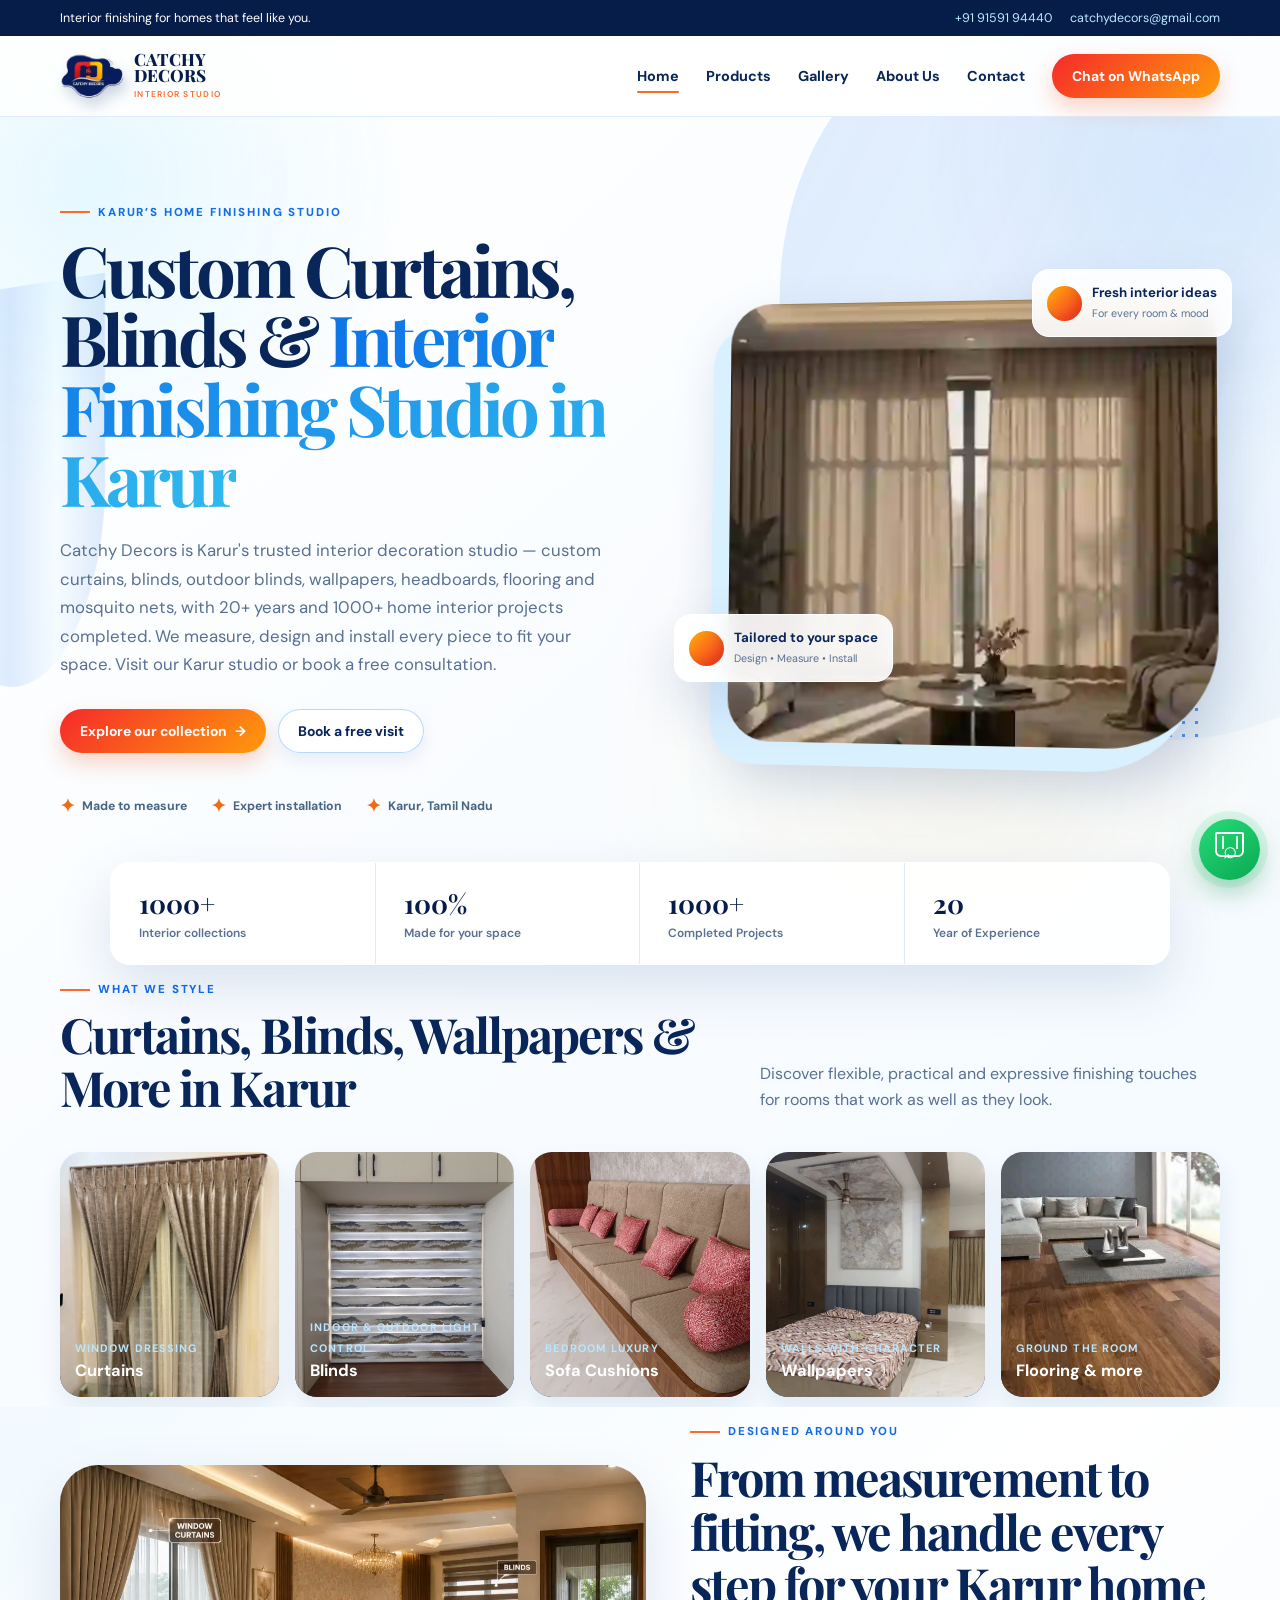
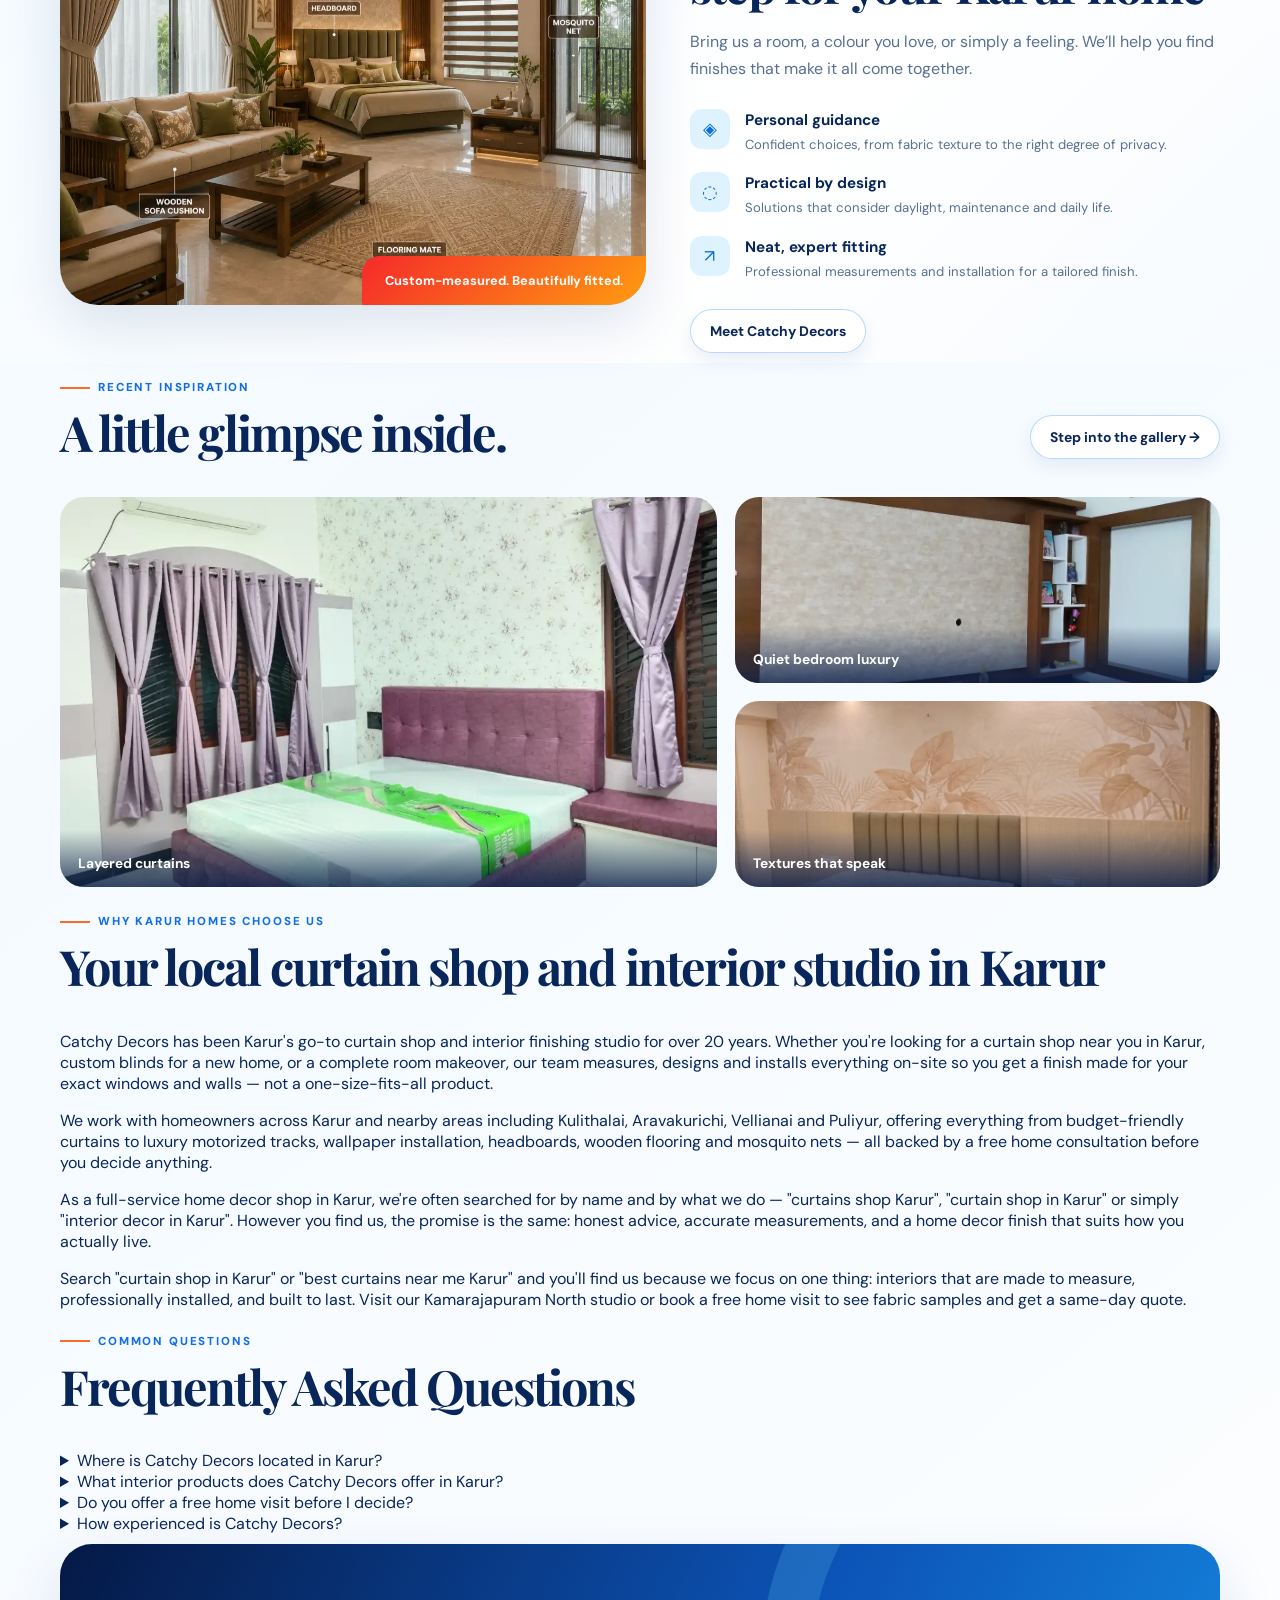
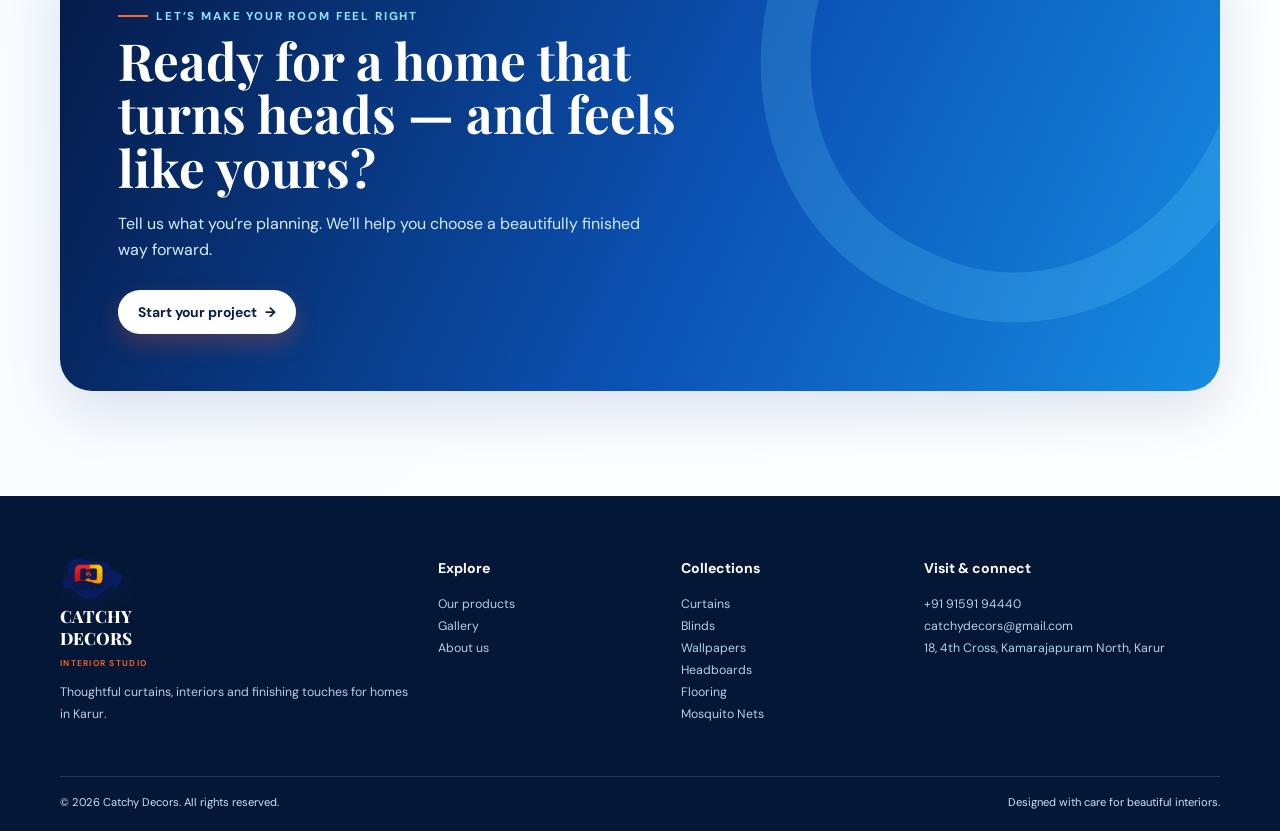
<file: index.html>
<!doctype html>
<html lang="en-IN">

<head>
    <meta charset="utf-8">
    <meta name="viewport" content="width=device-width,initial-scale=1,viewport-fit=cover">
    <title>Curtain Shop in Karur | Curtains, Blinds & Wallpapers - Catchy Decors</title>
<meta name="description" content="Catchy Decors is Karur's trusted curtain shop and interior studio — custom curtains, blinds, outdoor blinds, wallpapers, headboards, flooring & mosquito nets." />
<link rel="canonical" href="https://www.catchydecors.in/" />
<meta name="robots" content="index, follow">
<meta property="og:locale" content="en_IN">

<meta name="google-site-verification" content="MYepPgpDkvmoTlXDLGyEFVcZWGR1Sc0IroLXhxbF9kY" />
<link rel="icon" type="image/png" sizes="16x16" href="/favicon-16x16.png">
<link rel="manifest" href="/manifest.json">
<meta name="msapplication-TileColor" content="#ffffff">
<meta name="msapplication-TileImage" content="/ms-icon-144x144.png">
<meta name="theme-color" content="#ffffff">

<script src="https://analytics.ahrefs.com/analytics.js" data-key="R3tw9F3P4Jyr3SfDrFE3Xw" async></script>

<!-- Google tag (gtag.js) -->
<script async src="https://www.googletagmanager.com/gtag/js?id=G-0HKJNX7B6P"></script>
<script>
  window.dataLayer = window.dataLayer || [];
  function gtag(){dataLayer.push(arguments);}
  gtag('js', new Date());

  gtag('config', 'G-0HKJNX7B6P');
</script>
<!-- Google tag (gtag.js) -->
<script async src="https://www.googletagmanager.com/gtag/js?id=G-0QS5WVWXM6"></script>
<script>
  window.dataLayer = window.dataLayer || [];
  function gtag(){dataLayer.push(arguments);}
  gtag('js', new Date());

  gtag('config', 'G-0QS5WVWXM6');
</script>

<script type="text/javascript">
    (function(c,l,a,r,i,t,y){
        c[a]=c[a]||function(){(c[a].q=c[a].q||[]).push(arguments)};
        t=l.createElement(r);t.async=1;t.src="https://www.clarity.ms/tag/"+i;
        y=l.getElementsByTagName(r)[0];y.parentNode.insertBefore(t,y);
    })(window, document, "clarity", "script", "y0z8di2s8r");
</script>

<!-- Open Graph / Social Media Meta Tags -->
<meta property="og:title" content="Curtain Shop in Karur | Curtains, Blinds & Wallpapers - Catchy Decors">
<meta property="og:description" content="Catchy Decors is Karur's interior finishing studio offering custom curtains, blinds, wallpapers, headboards, and flooring with 20+ years of experience.">
<meta property="og:url" content="https://www.catchydecors.in/">
<meta property="og:type" content="website">
<meta property="og:image" content="https://www.catchydecors.in/assets/karur_curtains.png">
<meta property="og:image:alt" content="Catchy Decors Logo">

<!-- Twitter Card Meta Tags (Optional, for Twitter/X previews) -->
<meta name="twitter:card" content="summary_large_image">
<meta name="twitter:title" content="Custom Curtains & Interior Finishing Studio in Karur | Catchy Decors">
<meta name="twitter:description" content="Catchy Decors is Karur's interior finishing studio offering custom curtains, blinds, wallpapers, headboards, and flooring with 20+ years of experience.">
<meta name="twitter:image" content="https://www.catchydecors.in/assets/karur_curtains.png">

    <link rel="icon" href="assets/catchy-decors-logo.png">
    <link rel="stylesheet" href="styles.css">
    <script
        type="application/ld+json">{"@context":"https://schema.org","@type":"HomeGoodsStore","name":"Catchy Decors","image":"https://www.catchydecors.in/assets/catchy-decors-logo.png","url":"https://www.catchydecors.in/","description":"Catchy Decors is Karur's interior finishing studio offering custom curtains, blinds, outdoor blinds, wallpapers, headboards, flooring and mosquito nets.","telephone":"+91-91591-94440","email":"catchydecors@gmail.com","priceRange":"₹₹","address":{"@type":"PostalAddress","streetAddress":"18, 4th Cross, Kamarajapuram North","addressLocality":"Karur","postalCode":"639002","addressRegion":"Tamil Nadu","addressCountry":"IN"},"areaServed":"Karur, Tamil Nadu","openingHours":"Mo-Sa 09:00-19:00","sameAs":["https://www.facebook.com/profile.php?id=61592020570979","https://www.instagram.com/catchydecorskarur/","https://wa.me/919159194440"]}</script>
    <script type="application/ld+json">{"@context": "https://schema.org", "@type": "FAQPage", "mainEntity": [{"@type": "Question", "name": "Where is Catchy Decors located in Karur?", "acceptedAnswer": {"@type": "Answer", "text": "Our studio is at 18, 4th Cross, Kamarajapuram North, Karur — 639002. We also visit homes across Karur and nearby areas for free measurement and consultation."}}, {"@type": "Question", "name": "What interior products does Catchy Decors offer in Karur?", "acceptedAnswer": {"@type": "Answer", "text": "We design, supply and install custom curtains, window and outdoor blinds, wallpapers, upholstered headboards, wooden flooring and floor mats, and mosquito nets — all made to measure for your space."}}, {"@type": "Question", "name": "Do you offer a free home visit before I decide?", "acceptedAnswer": {"@type": "Answer", "text": "Yes. We offer a free consultation and measurement visit anywhere in Karur, so you can see fabric and material samples in your own home before making a decision."}}, {"@type": "Question", "name": "How experienced is Catchy Decors?", "acceptedAnswer": {"@type": "Answer", "text": "Catchy Decors has over 20 years of experience and has completed 1000+ home interior projects across Karur."}}]}</script>
</head>

<body>
    <a class="skip" href="#main">Skip to content</a>
    <div class="topline">
        <div class="container"><span>Interior finishing for homes that feel like you.</span>
            <div class="mini-links"><a href="tel:+919159194440">+91 91591 94440</a><a
                    href="mailto:catchydecors@gmail.com">catchydecors@gmail.com</a></div>
        </div>
    </div>
    <header class="site-header">
        <nav class="nav container"><a class="brand" href="index.html" aria-label="Catchy Decors home"><span
                    class="logo-wrap"><img class="brand-logo" src="assets/catchy-decors-logo.png"
                        alt="Catchy Decors logo" width="400" height="278" loading="eager"></span><span class="brand-name">CATCHY<br>DECORS<small>INTERIOR
                        STUDIO</small></span></a><button class="menu-toggle" aria-label="Open navigation"
                aria-expanded="false">☰</button>
            <div class="navlinks"><a class="active" href="index.html">Home</a><a href="products.html">Products</a><a href="gallery.html">Gallery</a><a href="about.html">About Us</a><a href="contact.html">Contact</a><a
                    class="nav-cta"
                    href="https://wa.me/919159194440?text=Hello%20Catchy%20Decors%2C%20I%20would%20like%20an%20interior%20consultation."
                    target="_blank" rel="noopener">Chat on WhatsApp</a></div>
        </nav>
    </header>
    <main id="main">
        <section class="hero">
            <div class="curtain-shape"></div>
            <div class="container hero-grid">
                <div><span class="eyebrow">Karur’s home finishing studio</span>
                    <h1>Custom Curtains, Blinds & <em>Interior Finishing Studio in Karur</em></h1>
                    <p>Catchy Decors is Karur's trusted interior decoration studio — custom curtains, blinds,
outdoor blinds, wallpapers, headboards, flooring and mosquito nets, with 20+ years and 1000+ home interior projects
completed. We measure, design and install every piece to fit your space. Visit our
Karur studio or book a free consultation.</p>
                    <div class="hero-actions"><a class="button" href="products.html">Explore our collection
                            <span>→</span></a><a class="button secondary" href="contact.html">Book a free visit</a>
                    </div>
                    <div class="trust-row"><span class="trust-item"><b>✦</b> Made to measure</span><span
                            class="trust-item"><b>✦</b> Expert installation</span><span class="trust-item"><b>✦</b>
                            Karur, Tamil Nadu</span></div>
                </div>
                <div class="hero-scene">
                    <div class="dot-grid"></div>
                    <div class="hero-photo"><video autoplay muted loop playsinline width="800" height="450" poster="assets/catchy-decors-hero-poster.webp" aria-label="Catchy Decors interior studio in Karur"><source src="assets/catchy-decors-hero.mp4" type="video/mp4"></video></div>
                    <div class="floating-card card-1"><span class="card-orb"></span><span><b>Tailored to your
                                space</b><small>Design • Measure • Install</small></span></div>
                    <div class="floating-card card-2"><span class="card-orb"></span><span><b>Fresh interior
                                ideas</b><small>For every room & mood</small></span></div>
                </div>
            </div>
        </section>
        <section class="stats">
            <div class="stat"><strong>1000+</strong><span>Interior collections</span></div>
            <div class="stat"><strong>100%</strong><span>Made for your space</span></div>
            <div class="stat"><strong>1000+</strong><span>Completed Projects</span></div>
            <div class="stat"><strong>20</strong><span>Year of Experience</span></div>
        </section>
        <section class="section container">
            <div class="section-heading">
                <div><span class="eyebrow">What we style</span>
                    <h2>Curtains, Blinds, Wallpapers & More in Karur</h2>
                </div>
                <p>Discover flexible, practical and expressive finishing touches for rooms that work as well as they
                    look.</p>
            </div>
            <div class="category-grid"><a class="category-card" href="curtains-karur.html"><img
                        src="assets/curtains/karur_best_curtain.webp"
                        alt="Custom window curtains and light-softening drapes by Catchy Decors Karur" width="900" height="1200" loading="lazy">
                    <div><span>Window dressing</span>
                        <h3>Curtains</h3>
                    </div>
                </a><a class="category-card" href="blinds-karur.html"><img
                        src="assets/blinds/customize_blind_karur.webp"
                        alt="Modern indoor and outdoor blinds in a Karur home" width="1728" height="2304" loading="lazy">
                    <div><span>Indoor & outdoor light control</span>
                        <h3>Blinds</h3>
                    </div>
                </a><a class="category-card" href="headboards-karur.html"><img
                        src="assets/headboard/head_board_karur.webp"
                        alt="Comfortable upholstered bedroom" width="1200" height="900" loading="lazy">
                    <div><span>Bedroom luxury</span>
                        <h3>Sofa Cushions</h3>
                    </div>
                </a><a class="category-card" href="wallpapers-karur.html"><img
                        src="assets/wallpaper/classic_wallpaper_in_karur.webp"
                        alt="Styled room with decorative wall" width="2304" height="1728" loading="lazy">
                    <div><span>Walls with character</span>
                        <h3>Wallpapers</h3>
                    </div>
                </a><a class="category-card" href="flooring-karur.html"><img
                        src="assets/floor mat/floor_mate_in_karur.webp"
                        alt="Warm modern living room flooring" width="250" height="250" loading="lazy">
                    <div><span>Ground the room</span>
                        <h3>Flooring & more</h3>
                    </div>
                </a></div>
        </section>
        <section class="section tint">
            <div class="container home-products">
                <div class="product-showcase"><img
                        src="assets/curtains karur.webp"
                        alt="Living room transformed with layered drapes and cushions" width="1080" height="1440" loading="lazy"></div>
                <div><span class="eyebrow">Designed around you</span>
                    <h2
                        style="font-family:'Playfair Display',serif;font-size:clamp(2rem,3.8vw,3.25rem);line-height:1.1;letter-spacing:-.04em;margin:11px 0 17px">
                       From measurement to fitting, we handle every step for your Karur home</h2>
                    <p style="color:var(--muted);line-height:1.7">Bring us a room, a colour you love, or simply a
                        feeling. We’ll help you find finishes that make it all come together.</p>
                    <div class="benefits">
                        <div class="benefit"><span class="benefit-icon">◈</span>
                            <div>
                                <h3>Personal guidance</h3>
                                <p>Confident choices, from fabric texture to the right degree of privacy.</p>
                            </div>
                        </div>
                        <div class="benefit"><span class="benefit-icon">◌</span>
                            <div>
                                <h3>Practical by design</h3>
                                <p>Solutions that consider daylight, maintenance and daily life.</p>
                            </div>
                        </div>
                        <div class="benefit"><span class="benefit-icon">↗</span>
                            <div>
                                <h3>Neat, expert fitting</h3>
                                <p>Professional measurements and installation for a tailored finish.</p>
                            </div>
                        </div>
                    </div><a class="button secondary" href="about.html">Meet Catchy Decors</a>
                </div>
            </div>
        </section>
        <section class="section container">
            <div class="section-heading">
                <div><span class="eyebrow">Recent inspiration</span>
                    <h2>A little glimpse inside.</h2>
                </div><a class="button secondary" href="gallery.html">Step into the gallery →</a>
            </div>
            <div class="gallery-peek"><a data-label="Layered curtains" href="gallery.html"><img
                        src="assets/curtains/styles_customize_curtains.webp"
                        alt="Living room in Karur styled with layered curtains and cushions by Catchy Decors" width="1080" height="1440" loading="lazy"></a><a data-label="Quiet bedroom luxury"
                    href="gallery.html"><img
                        src="assets/wallpaper/best_wallpaper_in_karur.webp"
                        alt="Soft bedroom interior" width="1080" height="1440" loading="lazy"></a><a data-label="Textures that speak" href="gallery.html"><img
                        src="assets/headboard/head_board_in_kaur.webp"
                        alt="Curtain fabric in a home" width="1080" height="1440" loading="lazy"></a></div>
        </section>
        <section class="section container">
            <div class="section-heading">
                <div><span class="eyebrow">Why Karur homes choose us</span>
                    <h2>Your local curtain shop and interior studio in Karur</h2>
                </div>
            </div>
            <p>Catchy Decors has been Karur's go-to curtain shop and interior finishing studio for over 20 years. Whether you're looking for a curtain shop near you in Karur, custom blinds for a new home, or a complete room makeover, our team measures, designs and installs everything on-site so you get a finish made for your exact windows and walls — not a one-size-fits-all product.</p>
            <p>We work with homeowners across Karur and nearby areas including Kulithalai, Aravakurichi, Vellianai and Puliyur, offering everything from budget-friendly curtains to luxury motorized tracks, wallpaper installation, headboards, wooden flooring and mosquito nets — all backed by a free home consultation before you decide anything.</p>
            <p>As a full-service home decor shop in Karur, we're often searched for by name and by what we do — "curtains shop Karur", "curtain shop in Karur" or simply "interior decor in Karur". However you find us, the promise is the same: honest advice, accurate measurements, and a home decor finish that suits how you actually live.</p>
            <p>Search "curtain shop in Karur" or "best curtains near me Karur" and you'll find us because we focus on one thing: interiors that are made to measure, professionally installed, and built to last. Visit our Kamarajapuram North studio or book a free home visit to see fabric samples and get a same-day quote.</p>
            <div class="section-heading">
                <div><span class="eyebrow">Common questions</span>
                    <h2>Frequently Asked Questions</h2>
                </div>
            </div>
            <div class="faq-list">
                <details class="faq-item">
                    <summary>Where is Catchy Decors located in Karur?</summary>
                    <p>Our studio is at 18, 4th Cross, Kamarajapuram North, Karur — 639002. We also visit homes across Karur and nearby areas for free measurement and consultation.</p>
                </details>
                <details class="faq-item">
                    <summary>What interior products does Catchy Decors offer in Karur?</summary>
                    <p>We design, supply and install custom curtains, window and outdoor blinds, wallpapers, upholstered headboards, wooden flooring and floor mats, and mosquito nets — all made to measure for your space.</p>
                </details>
                <details class="faq-item">
                    <summary>Do you offer a free home visit before I decide?</summary>
                    <p>Yes. We offer a free consultation and measurement visit anywhere in Karur, so you can see fabric and material samples in your own home before making a decision.</p>
                </details>
                <details class="faq-item">
                    <summary>How experienced is Catchy Decors?</summary>
                    <p>Catchy Decors has over 20 years of experience and has completed 1000+ home interior projects across Karur.</p>
                </details>
            </div>
        </section>
        <section class="container">
            <div class="cta-band"><span class="eyebrow" style="color:#8ee1ff">Let’s make your room feel right</span>
                <h2>Ready for a home that turns heads — and feels like yours?</h2>
                <p>Tell us what you’re planning. We’ll help you choose a beautifully finished way forward.</p><a
                    class="button" href="contact.html">Start your project <span>→</span></a>
            </div>
        </section>
    </main>
    <footer class="footer">
        <div class="container footer-grid">
            <div><a class="brand" href="index.html"><span class="logo-wrap"><img class="brand-logo"
                            src="assets/catchy-decors-logo.png" alt="Catchy Decors" width="400" height="278" loading="eager"></span><span
                        class="brand-name">CATCHY<br>DECORS<small>INTERIOR STUDIO</small></span></a>
                <p>Thoughtful curtains, interiors and finishing touches for homes in Karur.</p>
            </div>
            <div>
                <h3>Explore</h3><a href="products.html">Our products</a><a href="gallery.html">Gallery</a><a
                    href="about.html">About us</a>
            </div>
            <div>
                <h3>Collections</h3><a href="curtains-karur.html">Curtains</a><a href="blinds-karur.html">Blinds</a><a href="wallpapers-karur.html">Wallpapers</a><a href="headboards-karur.html">Headboards</a><a href="flooring-karur.html">Flooring</a><a href="mosquito-nets-karur.html">Mosquito Nets</a>
            </div>
            <div>
                <h3>Visit & connect</h3><a href="tel:+919159194440">+91 91591 94440</a><a
                    href="mailto:catchydecors@gmail.com">catchydecors@gmail.com</a><a
                    href="https://maps.app.goo.gl/fPRfcHDb8hCTFFmR6" target="_blank" rel="noopener">18, 4th Cross,
                    Kamarajapuram North, Karur</a>
            </div>
        </div>
        <div class="container footer-bottom"><span>© 2026 Catchy Decors. All rights reserved.</span><span>Designed with
                care for beautiful interiors.</span></div>
    </footer><a class="whatsapp"
        href="https://wa.me/919159194440?text=Hello%20Catchy%20Decors%2C%20I%20would%20like%20to%20know%20more."
        target="_blank" rel="noopener" aria-label="Chat with Catchy Decors on WhatsApp">⌕</a>
    <script src="script.js"></script>
</body>

</html>
</file>
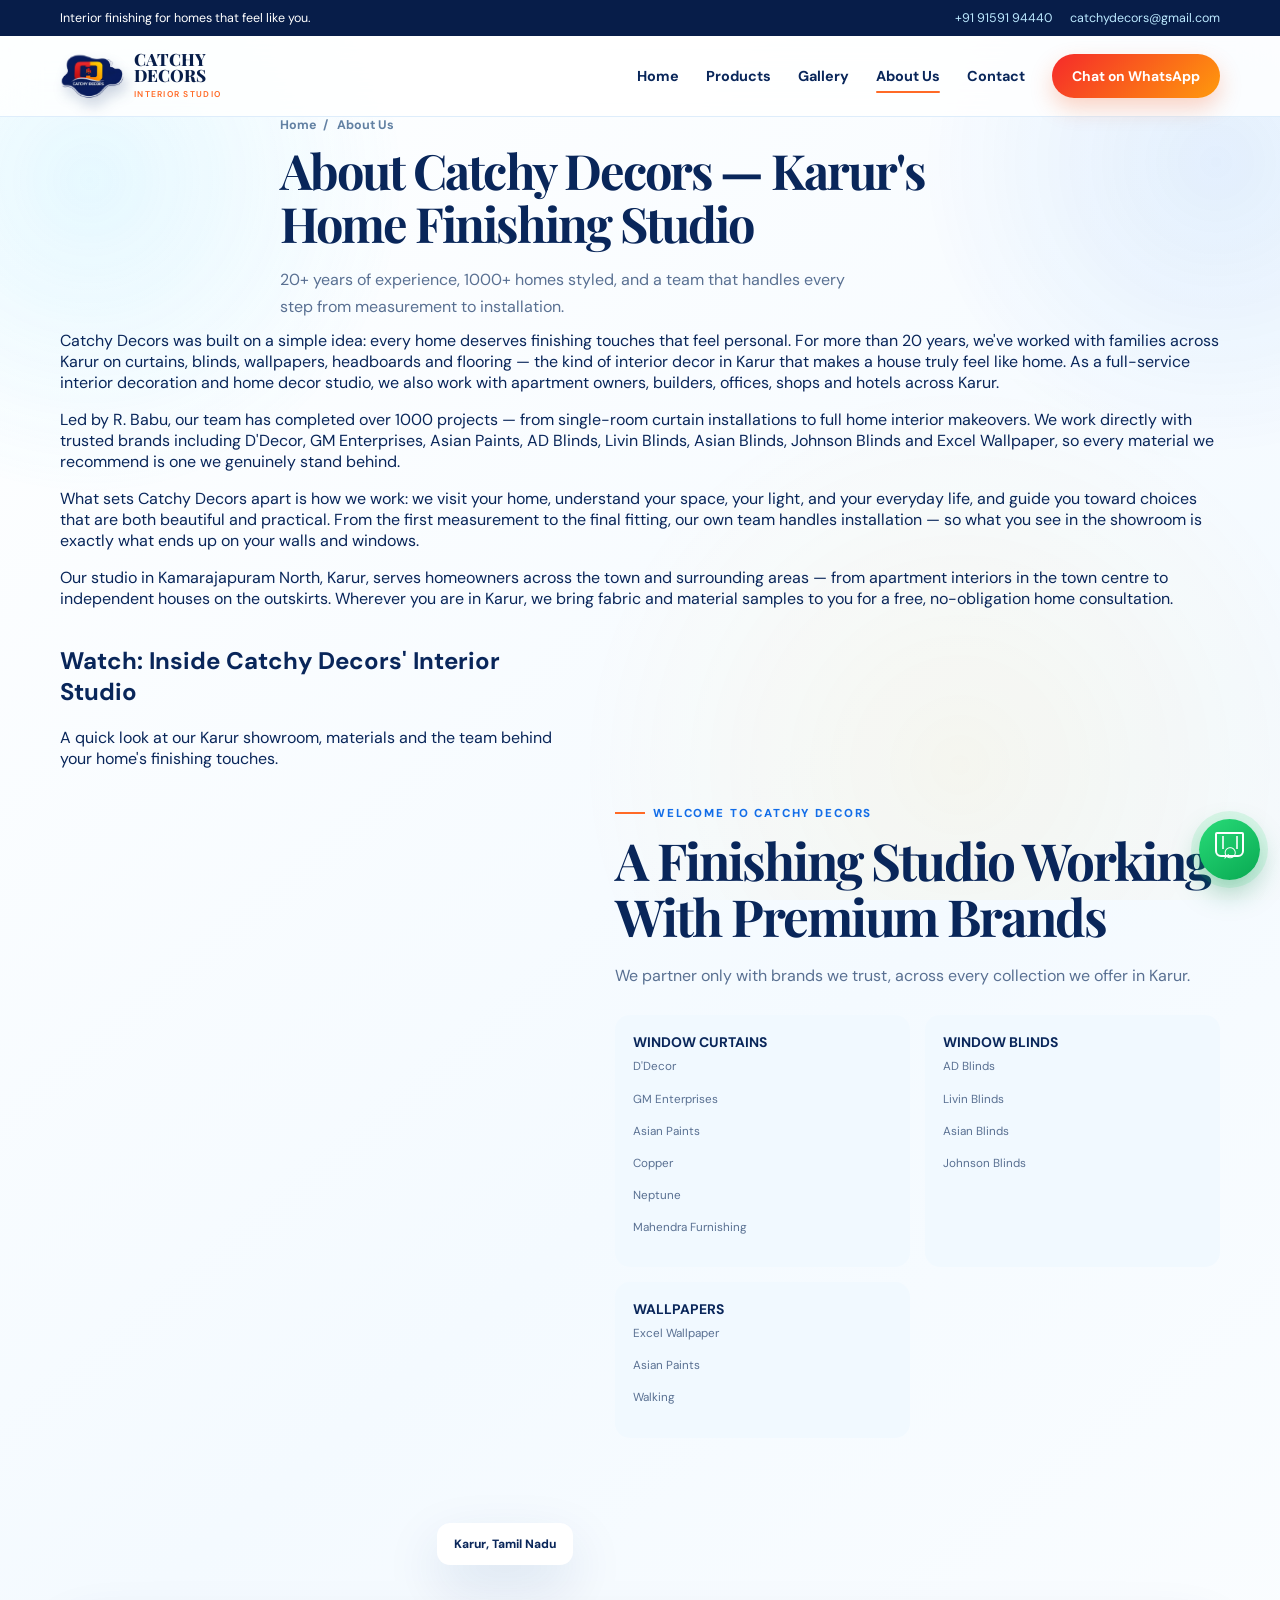
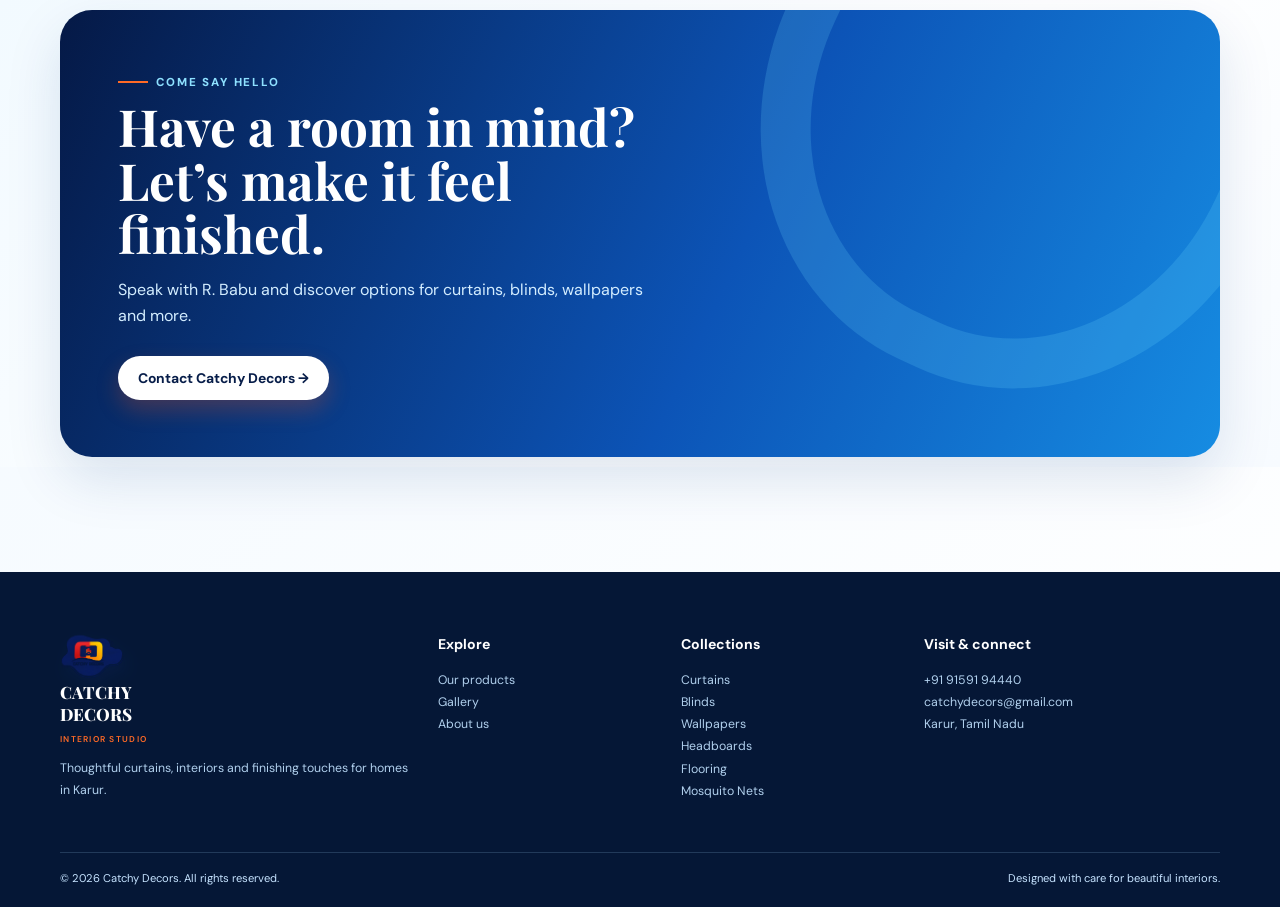
<file: about.html>
<!doctype html>
<html lang="en-IN">

<head>
    <meta charset="utf-8">
    <meta name="viewport" content="width=device-width,initial-scale=1">
    <title>About Catchy Decors | 20+ Years of Interior Finishing in Karur</title>
    <meta name="description"
        content="Catchy Decors is Karur's trusted interior studio, led by R. Babu — 20+ years of experience, 1000+ homes styled with curtains, blinds, wallpapers and more.">
    <meta name="keywords"
        content="interior decorators Karur, curtain shop Karur, about Catchy Decors, R. Babu interiors, home interiors Karur">
    <meta name="robots" content="index, follow">
    <meta name="theme-color" content="#0b5cc0">
    <link rel="icon" href="assets/catchy-decors-logo.png">
    <link rel="canonical" href="https://www.catchydecors.in/about.html">
    <meta property="og:type" content="website">
    <meta property="og:title" content="About Catchy Decors | 20+ Years of Interior Finishing in Karur">
    <meta property="og:description" content="Catchy Decors is Karur's trusted interior studio, led by R. Babu — 20+ years of experience, 1000+ homes styled with curtains, blinds, wallpapers and more.">
    <meta property="og:url" content="https://www.catchydecors.in/about.html">
    <meta property="og:image" content="https://www.catchydecors.in/assets/karur_curtains.png">
    <meta property="og:image:alt" content="Catchy Decors interior studio team in Karur">
    <meta property="og:site_name" content="Catchy Decors">
    <meta property="og:locale" content="en_IN">
    <meta name="twitter:card" content="summary_large_image">
    <meta name="twitter:title" content="About Catchy Decors | 20+ Years of Interior Finishing in Karur">
    <meta name="twitter:description" content="Catchy Decors is Karur's trusted interior studio, led by R. Babu — 20+ years of experience, 1000+ homes styled with curtains, blinds, wallpapers and more.">
    <meta name="twitter:image" content="https://www.catchydecors.in/assets/karur_curtains.png">
    <link rel="stylesheet" href="styles.css">
    <!-- Google tag (gtag.js) -->
<script async src="https://www.googletagmanager.com/gtag/js?id=G-0QS5WVWXM6"></script>
<script>
  window.dataLayer = window.dataLayer || [];
  function gtag(){dataLayer.push(arguments);}
  gtag('js', new Date());

  gtag('config', 'G-0QS5WVWXM6');
</script>
    <script type="application/ld+json">
    {
      "@context": "https://schema.org",
      "@type": "HomeGoodsStore",
      "name": "Catchy Decors",
      "image": "https://www.catchydecors.in/assets/catchy-decors-logo.png",
      "url": "https://www.catchydecors.in/about.html",
      "telephone": "+91-91591-94440",
      "email": "catchydecors@gmail.com",
      "founder": {
        "@type": "Person",
        "name": "R. Babu"
      },
      "address": {
        "@type": "PostalAddress",
        "streetAddress": "18, 4th Cross, Kamarajapuram North",
        "addressLocality": "Karur",
        "postalCode": "639002",
        "addressRegion": "Tamil Nadu",
        "addressCountry": "IN"
      },
      "areaServed": "Karur, Tamil Nadu",
      "description": "Catchy Decors is Karur's interior finishing studio, offering curtains, blinds, wallpapers, headboards and flooring, led by R. Babu with 20+ years of experience.",
      "sameAs": ["https://www.facebook.com/profile.php?id=61592020570979", "https://www.instagram.com/catchydecorskarur/", "https://wa.me/919159194440"]
    }
    </script>
    <script type="application/ld+json">{"@context": "https://schema.org", "@type": "BreadcrumbList", "itemListElement": [{"@type": "ListItem", "position": 1, "name": "Home", "item": "https://www.catchydecors.in/"}, {"@type": "ListItem", "position": 2, "name": "About Us", "item": "https://www.catchydecors.in/about.html"}]}</script>
</head>

<body>
    <div class="topline">
        <div class="container"><span>Interior finishing for homes that feel like you.</span>
            <div class="mini-links"><a href="tel:+919159194440">+91 91591 94440</a><a
                    href="mailto:catchydecors@gmail.com">catchydecors@gmail.com</a></div>
        </div>
    </div>
    <header class="site-header">
        <nav class="nav container"><a class="brand" href="index.html"><span class="logo-wrap"><img class="brand-logo"
                        src="assets/catchy-decors-logo.png" alt="Catchy Decors logo" width="400" height="278" loading="eager"></span><span
                    class="brand-name">CATCHY<br>DECORS<small>INTERIOR STUDIO</small></span></a><button
                class="menu-toggle" aria-label="Open navigation" aria-expanded="false">☰</button>
            <div class="navlinks"><a href="index.html">Home</a><a href="products.html">Products</a><a
                    href="gallery.html">Gallery</a><a class="active" href="about.html">About Us</a><a
                    href="contact.html">Contact</a><a class="nav-cta" href="https://wa.me/919159194440" target="_blank"
                    rel="noopener">Chat on WhatsApp</a></div>
        </nav>
    </header>
    <main>
        <section class="page-hero">
            <div class="container page-intro">
                <div class="breadcrumb"><a href="index.html">Home</a><span>/</span> About Us</div>
                <h1>About Catchy Decors — Karur's Home Finishing Studio</h1>
                <p>20+ years of experience, 1000+ homes styled, and a team that handles every step from
                    measurement to installation.</p>
            </div>
        </section>
        <section class="section container">
            <div class="about-story">
                <p>Catchy Decors was built on a simple idea: every home deserves finishing touches that
                    feel personal. For more than 20 years, we've worked with families across Karur on
                    curtains, blinds, wallpapers, headboards and flooring — the kind of interior decor in
                    Karur that makes a house truly feel like home. As a full-service interior decoration and
                    home decor studio, we also work with apartment owners, builders, offices, shops and
                    hotels across Karur.</p>
                <p>Led by R. Babu, our team has completed over 1000 projects — from single-room curtain
                    installations to full home interior makeovers. We work directly with trusted brands
                    including D'Decor, GM Enterprises, Asian Paints, AD Blinds, Livin Blinds, Asian Blinds,
                    Johnson Blinds and Excel Wallpaper, so every material we recommend is one we genuinely
                    stand behind.</p>
                <p>What sets Catchy Decors apart is how we work: we visit your home, understand your
                    space, your light, and your everyday life, and guide you toward choices that are both
                    beautiful and practical. From the first measurement to the final fitting, our own team
                    handles installation — so what you see in the showroom is exactly what ends up on your
                    walls and windows.</p>
                <p>Our studio in Kamarajapuram North, Karur, serves homeowners across the town and
                    surrounding areas — from apartment interiors in the town centre to independent
                    houses on the outskirts. Wherever you are in Karur, we bring fabric and material
                    samples to you for a free, no-obligation home consultation.</p>
            </div>
        </section>
        <section class="section container">
            <div class="about-layout">
                <div class="about-photo">
                    <h2>Watch: Inside Catchy Decors' Interior Studio</h2>
                    <p>A quick look at our Karur showroom, materials and the team behind your home's
                        finishing touches.</p>
                    <video width="320" height="800" src="assets/catchy_decors_partner.mp4"
                        title="Inside Catchy Decors interior studio in Karur" autoplay muted loop
                        playsinline></video>
                </div>
                <div class="about-copy"><span class="eyebrow">Welcome to Catchy Decors</span>
                    <h2
                        style="font-family:'Playfair Display',serif;font-size:clamp(2rem,4vw,3.2rem);line-height:1.1;letter-spacing:-.04em;margin:11px 0 18px">
                        A Finishing Studio Working With Premium Brands</h2>
                    <p>We partner only with brands we trust, across every collection we offer in Karur.</p>
                    <div class="values">
                        <div class="value"><strong>WINDOW CURTAINS</strong><span><p>D'Decor</p><p>GM Enterprises</p><p>Asian Paints</p><p>Copper</p><p>Neptune</p><p>Mahendra Furnishing</p>
                                </span></div>
                        <div class="value"><strong>WINDOW BLINDS</strong><span><p>AD Blinds</p><p>Livin Blinds</p><p>Asian Blinds</p><p>Johnson Blinds</p>
                                </span></div>
                        <div class="value"><strong>WALLPAPERS</strong><span><p>Excel Wallpaper</p><p>Asian Paints</p><p>Walking</p>
                                </span></div>
                    </div>
                </div>
            </div>
        </section>
        <section class="section tint">
            <div class="container">
                <div class="cta-band"><span class="eyebrow" style="color:#8ee1ff">Come say hello</span>
                    <h2>Have a room in mind? Let’s make it feel finished.</h2>
                    <p>Speak with R. Babu and discover options for curtains, blinds, wallpapers and more.</p><a
                        class="button" href="contact.html">Contact Catchy Decors →</a>
                </div>
            </div>
        </section>
    </main>
    <footer class="footer">
        <div class="container footer-grid">
            <div><a class="brand" href="index.html"><span class="logo-wrap"><img class="brand-logo"
                            src="assets/catchy-decors-logo.png" alt="Catchy Decors" width="400" height="278" loading="eager"></span><span
                        class="brand-name">CATCHY<br>DECORS<small>INTERIOR STUDIO</small></span></a>
                <p>Thoughtful curtains, interiors and finishing touches for homes in Karur.</p>
            </div>
            <div>
                <h3>Explore</h3><a href="products.html">Our products</a><a href="gallery.html">Gallery</a><a
                    href="about.html">About us</a>
            </div>
            <div>
                <h3>Collections</h3><a href="curtains-karur.html">Curtains</a><a href="blinds-karur.html">Blinds</a><a href="wallpapers-karur.html">Wallpapers</a><a href="headboards-karur.html">Headboards</a><a href="flooring-karur.html">Flooring</a><a href="mosquito-nets-karur.html">Mosquito Nets</a>
            </div>
            <div>
                <h3>Visit & connect</h3><a href="tel:+919159194440">+91 91591 94440</a><a
                    href="mailto:catchydecors@gmail.com">catchydecors@gmail.com</a><a
                    href="https://maps.app.goo.gl/fPRfcHDb8hCTFFmR6" target="_blank" rel="noopener">Karur, Tamil
                    Nadu</a>
            </div>
        </div>
        <div class="container footer-bottom"><span>© 2026 Catchy Decors. All rights reserved.</span><span>Designed with
                care for beautiful interiors.</span></div>
    </footer><a class="whatsapp" href="https://wa.me/919159194440" target="_blank" rel="noopener"
        aria-label="Chat with Catchy Decors on WhatsApp">⌕</a>
    <script src="script.js"></script>
</body>

</html>
</file>
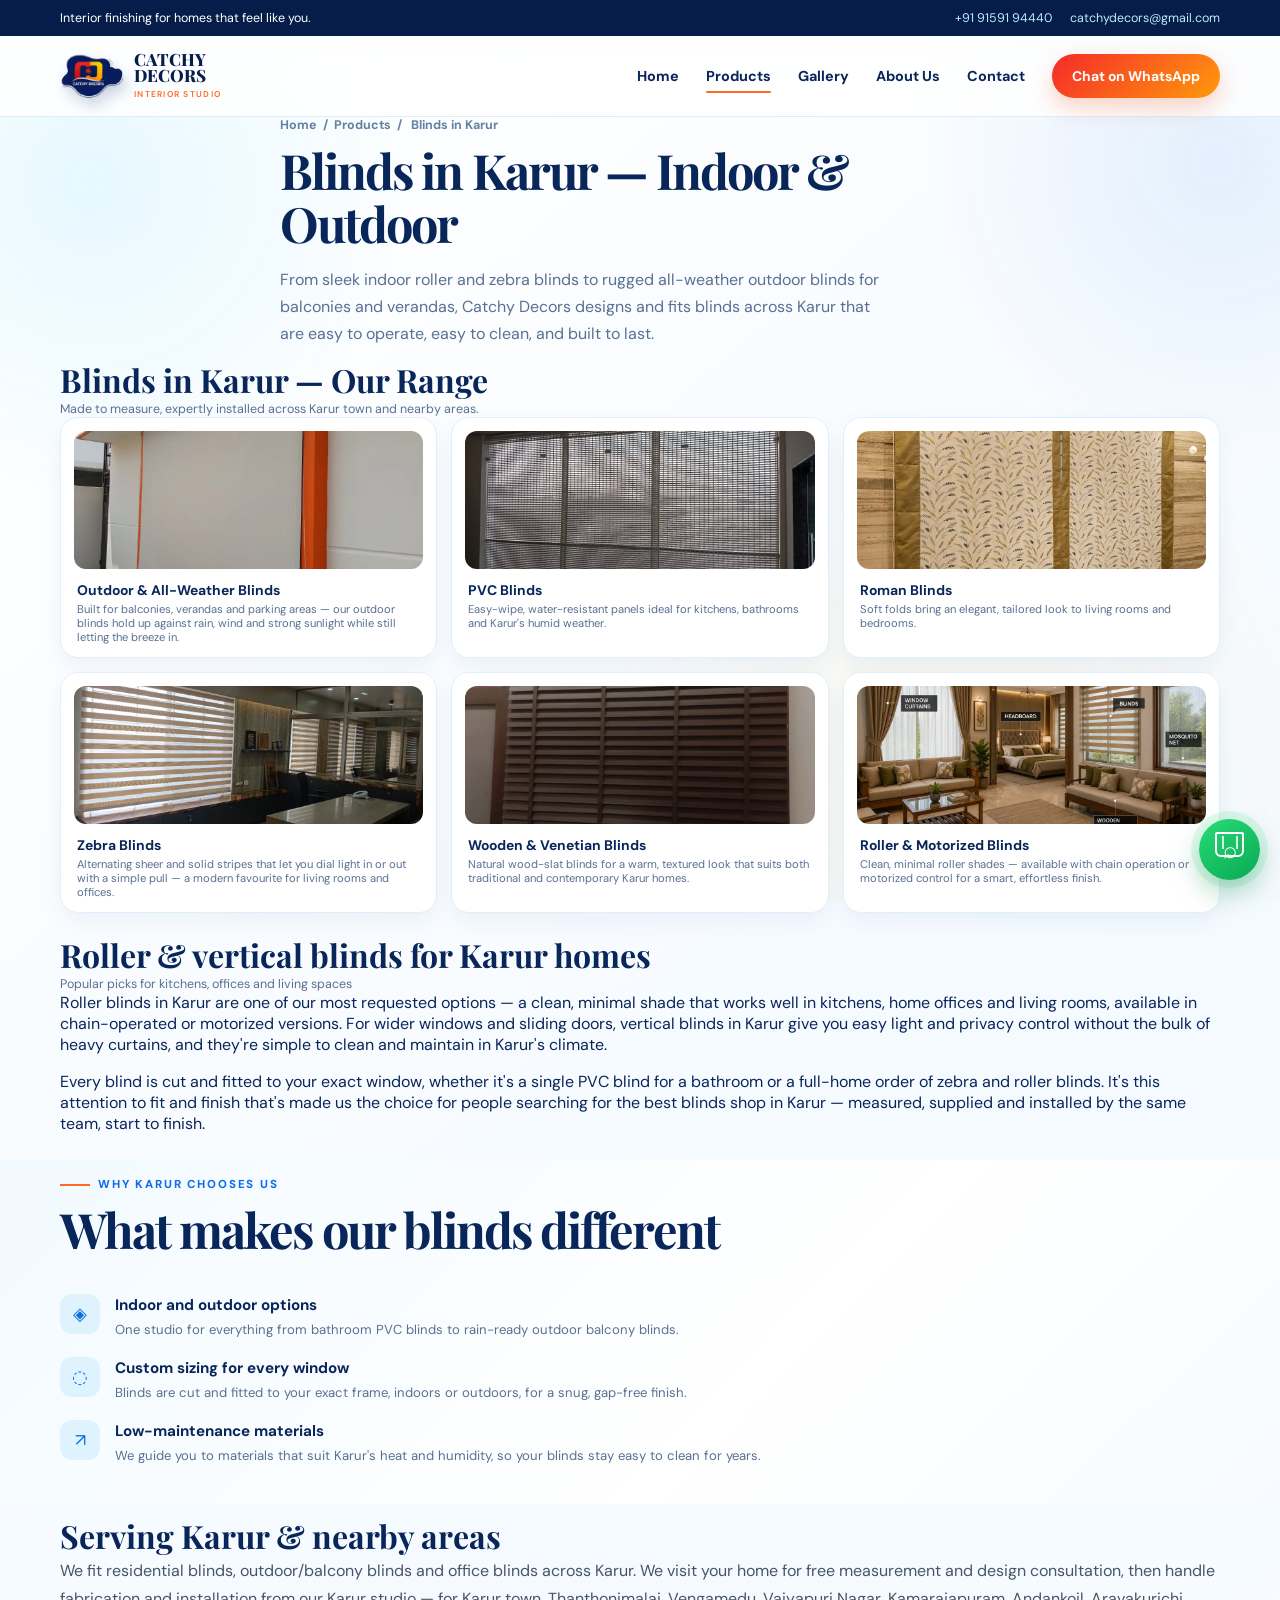
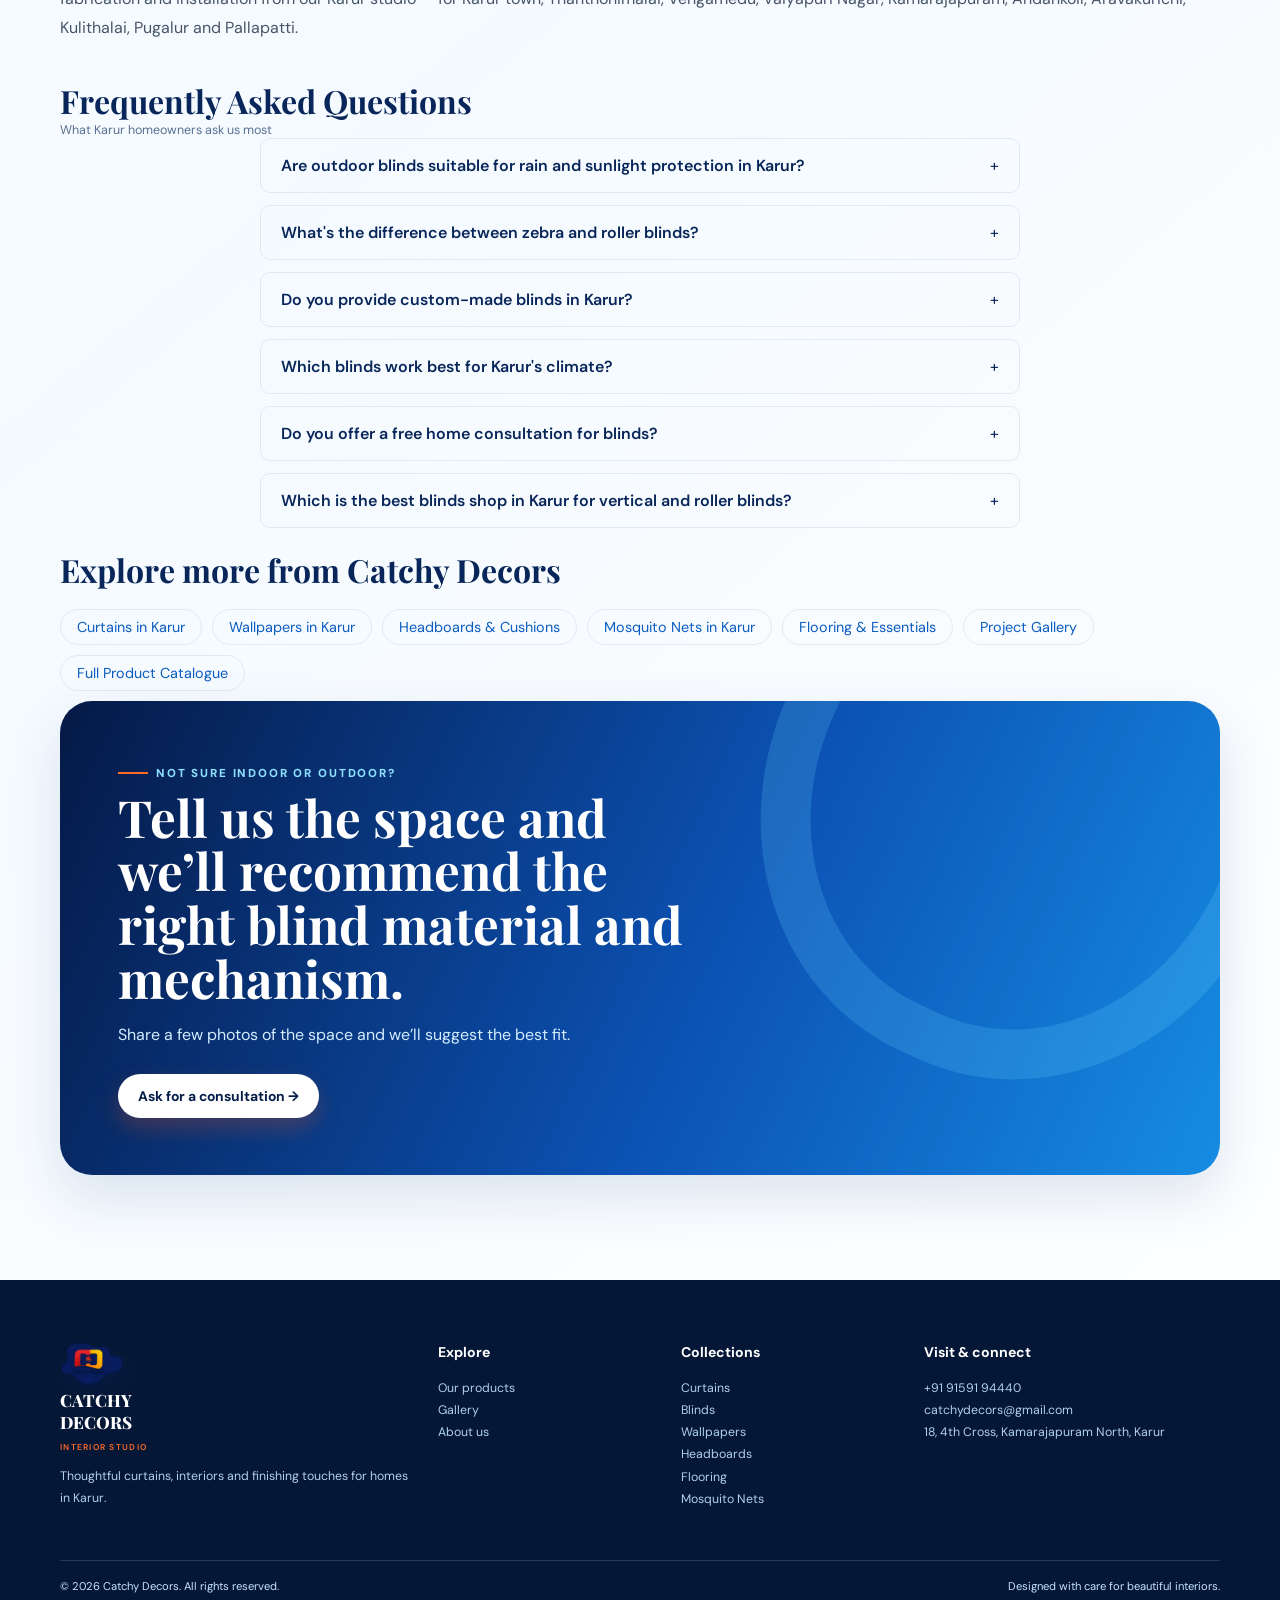
<file: blinds-karur.html>
<!doctype html>
<html lang="en-IN">

<head>
    <meta charset="utf-8">
    <meta name="viewport" content="width=device-width,initial-scale=1">
    <title>Blinds in Karur | Window, Outdoor, Roller & Zebra Blinds – Catchy Decors</title>
    <meta name="description" content="Shop indoor and outdoor blinds in Karur — PVC, roman, wooden, zebra, roller and all-weather blinds, custom-fitted by Catchy Decors.">
    <meta name="keywords" content="blinds in Karur, window blinds in Karur, outdoor blinds Karur, roller blinds Karur, zebra blinds Karur, wooden blinds Karur, PVC blinds Karur, all weather blinds Karur">
    <meta name="robots" content="index, follow">
    <meta name="theme-color" content="#0b5cc0">
    <link rel="icon" href="assets/catchy-decors-logo.png">
    <link rel="canonical" href="https://www.catchydecors.in/blinds-karur.html">
    <meta property="og:type" content="website">
    <meta property="og:title" content="Blinds in Karur | Window, Outdoor, Roller & Zebra Blinds – Catchy Decors">
    <meta property="og:description" content="Shop indoor and outdoor blinds in Karur — PVC, roman, wooden, zebra, roller and all-weather blinds, custom-fitted by Catchy Decors.">
    <meta property="og:url" content="https://www.catchydecors.in/blinds-karur.html">
    <meta property="og:image" content="https://www.catchydecors.in/assets/blinds/customize_blind_karur.webp">
    <meta property="og:image:alt" content="Blinds in Karur by Catchy Decors in Karur">
    <meta property="og:site_name" content="Catchy Decors">
    <meta property="og:locale" content="en_IN">
    <meta name="twitter:card" content="summary_large_image">
    <meta name="twitter:title" content="Blinds in Karur | Window, Outdoor, Roller & Zebra Blinds – Catchy Decors">
    <meta name="twitter:description" content="Shop indoor and outdoor blinds in Karur — PVC, roman, wooden, zebra, roller and all-weather blinds, custom-fitted by Catchy Decors.">
    <meta name="twitter:image" content="https://www.catchydecors.in/assets/blinds/customize_blind_karur.webp">
    <link rel="stylesheet" href="styles.css">
    <!-- Google tag (gtag.js) -->
<script async src="https://www.googletagmanager.com/gtag/js?id=G-0QS5WVWXM6"></script>
<script>
  window.dataLayer = window.dataLayer || [];
  function gtag(){dataLayer.push(arguments);}
  gtag('js', new Date());

  gtag('config', 'G-0QS5WVWXM6');
</script>
    <script type="application/ld+json">
    {
  "@context": "https://schema.org",
  "@type": "FAQPage",
  "mainEntity": [
    {
      "@type": "Question",
      "name": "Are outdoor blinds suitable for rain and sunlight protection in Karur?",
      "acceptedAnswer": {
        "@type": "Answer",
        "text": "Yes. Our outdoor and all-weather blinds are designed to hold up against rain, wind and strong sunlight, making them a popular choice for balconies, parking areas and open verandas in Karur."
      }
    },
    {
      "@type": "Question",
      "name": "What's the difference between zebra and roller blinds?",
      "acceptedAnswer": {
        "@type": "Answer",
        "text": "Zebra blinds have alternating sheer and solid stripes that let you control light gradually, while roller blinds use a single fabric panel that rolls fully up or down \u2014 both are available with manual or motorized operation."
      }
    },
    {
      "@type": "Question",
      "name": "Do you provide custom-made blinds in Karur?",
      "acceptedAnswer": {
        "@type": "Answer",
        "text": "Yes. Every blind at Catchy Decors is made to measure for your specific windows or openings, with professional installation included."
      }
    },
    {
      "@type": "Question",
      "name": "Which blinds work best for Karur's climate?",
      "acceptedAnswer": {
        "@type": "Answer",
        "text": "PVC and all-weather outdoor blinds handle humidity and rain well, while wooden and roman blinds suit indoor living spaces \u2014 we help you choose based on the room."
      }
    },
    {
      "@type": "Question",
      "name": "Do you offer a free home consultation for blinds?",
      "acceptedAnswer": {
        "@type": "Answer",
        "text": "Yes \u2014 we visit your home in Karur to measure and recommend materials that suit your space and budget."
      }
    }
  ]
}
    </script>
    <script type="application/ld+json">
    {
  "@context": "https://schema.org",
  "@type": "BreadcrumbList",
  "itemListElement": [
    {
      "@type": "ListItem",
      "position": 1,
      "name": "Home",
      "item": "https://www.catchydecors.in/"
    },
    {
      "@type": "ListItem",
      "position": 2,
      "name": "Products",
      "item": "https://www.catchydecors.in/products.html"
    },
    {
      "@type": "ListItem",
      "position": 3,
      "name": "Blinds in Karur",
      "item": "https://www.catchydecors.in/blinds-karur.html"
    }
  ]
}
    </script>
    <style>
        .faq-list { max-width: 760px; margin: 0 auto; display: flex; flex-direction: column; gap: 12px; }
        .faq-item { border: 1px solid #e2e8f0; border-radius: 10px; padding: 16px 20px; }
        .faq-item summary { cursor: pointer; font-weight: 600; list-style: none; }
        .faq-item summary::-webkit-details-marker { display: none; }
        .faq-item summary::after { content: "+"; float: right; font-weight: 400; }
        .faq-item[open] summary::after { content: "–"; }
        .faq-item p { margin: 12px 0 0; color: #475569; }
        .related-links { display:flex; flex-wrap:wrap; gap:10px; margin-top:18px; }
        .related-links a { border:1px solid #e2e8f0; border-radius:999px; padding:8px 16px; font-size:.9rem; color:#0b5cc0; text-decoration:none; }
        .related-links a:hover { background:#f0f7ff; }
        .areas-served { color:#475569; line-height:1.8; }
    </style>
    <script type="application/ld+json">{"@context": "https://schema.org", "@type": "BreadcrumbList", "itemListElement": [{"@type": "ListItem", "position": 1, "name": "Home", "item": "https://www.catchydecors.in/"}, {"@type": "ListItem", "position": 2, "name": "Products", "item": "https://www.catchydecors.in/products.html"}, {"@type": "ListItem", "position": 3, "name": "Window & Outdoor Blinds", "item": "https://www.catchydecors.in/blinds-karur.html"}]}</script>
    <script type="application/ld+json">{"@context": "https://schema.org", "@type": "Service", "serviceType": "Window & Outdoor Blinds", "name": "Window & Outdoor Blinds in Karur | Catchy Decors", "description": "Roller, zebra, roman, wooden, PVC and all-weather outdoor blinds, custom-fitted for homes in Karur.", "provider": {"@type": "HomeGoodsStore", "name": "Catchy Decors", "telephone": "+91-91591-94440", "url": "https://www.catchydecors.in/", "address": {"@type": "PostalAddress", "streetAddress": "18, 4th Cross, Kamarajapuram North", "addressLocality": "Karur", "postalCode": "639002", "addressRegion": "Tamil Nadu", "addressCountry": "IN"}}, "areaServed": {"@type": "City", "name": "Karur"}, "url": "https://www.catchydecors.in/blinds-karur.html"}</script>
    <script type="application/ld+json">{"@context": "https://schema.org", "@type": "FAQPage", "mainEntity": [{"@type": "Question", "name": "Are outdoor blinds suitable for rain and sunlight protection in Karur?", "acceptedAnswer": {"@type": "Answer", "text": "Yes. Our outdoor and all-weather blinds are designed to hold up against rain, wind and strong sunlight, making them a popular choice for balconies, parking areas and open verandas in Karur."}}, {"@type": "Question", "name": "What's the difference between zebra and roller blinds?", "acceptedAnswer": {"@type": "Answer", "text": "Zebra blinds have alternating sheer and solid stripes that let you control light gradually, while roller blinds use a single fabric panel that rolls fully up or down — both are available with manual or motorized operation."}}, {"@type": "Question", "name": "Do you provide custom-made blinds in Karur?", "acceptedAnswer": {"@type": "Answer", "text": "Yes. Every blind at Catchy Decors is made to measure for your specific windows or openings, with professional installation included."}}, {"@type": "Question", "name": "Which blinds work best for Karur's climate?", "acceptedAnswer": {"@type": "Answer", "text": "PVC and all-weather outdoor blinds handle humidity and rain well, while wooden and roman blinds suit indoor living spaces — we help you choose based on the room."}}, {"@type": "Question", "name": "Do you offer a free home consultation for blinds?", "acceptedAnswer": {"@type": "Answer", "text": "Yes — we visit your home in Karur to measure and recommend materials that suit your space and budget."}}, {"@type": "Question", "name": "Which is the best blinds shop in Karur for vertical and roller blinds?", "acceptedAnswer": {"@type": "Answer", "text": "Catchy Decors supplies and fits roller, vertical, zebra, roman, wooden and outdoor blinds across Karur, with every blind custom-cut to your window and installed by our own team."}}]}</script>
</head>
<body>
    <a class="skip" href="#main">Skip to content</a>
    <div class="topline">
        <div class="container"><span>Interior finishing for homes that feel like you.</span>
            <div class="mini-links"><a href="tel:+919159194440">+91 91591 94440</a><a
                    href="mailto:catchydecors@gmail.com">catchydecors@gmail.com</a></div>
        </div>
    </div>
    <header class="site-header">
        <nav class="nav container"><a class="brand" href="index.html" aria-label="Catchy Decors home"><span
                    class="logo-wrap"><img class="brand-logo" src="assets/catchy-decors-logo.png"
                        alt="Catchy Decors logo" width="400" height="278" loading="eager"></span><span class="brand-name">CATCHY<br>DECORS<small>INTERIOR
                        STUDIO</small></span></a><button class="menu-toggle" aria-label="Open navigation"
                aria-expanded="false">☰</button>
            <div class="navlinks"><a href="index.html">Home</a><a class="active" href="products.html">Products</a><a
                    href="gallery.html">Gallery</a><a href="about.html">About Us</a><a href="contact.html">Contact</a><a
                    class="nav-cta"
                    href="https://wa.me/919159194440?text=Hello%20Catchy%20Decors%2C%20I%20would%20like%20an%20interior%20consultation."
                    target="_blank" rel="noopener">Chat on WhatsApp</a></div>
        </nav>
    </header>
    <main id="main">
        <section class="page-hero">
            <div class="container page-intro">
                <div class="breadcrumb"><a href="index.html">Home</a><span>/</span><a href="products.html">Products</a><span>/</span> Blinds in Karur</div>
                <h1>Blinds in Karur — Indoor & Outdoor</h1>
                <p>From sleek indoor roller and zebra blinds to rugged all-weather outdoor blinds for balconies and verandas, Catchy Decors designs and fits blinds across Karur that are easy to operate, easy to clean, and built to last.</p>
            </div>
        </section>
        <section class="section container">
            <div class="category-title">
                <h2>Blinds in Karur — Our Range</h2>
                <p>Made to measure, expertly installed across Karur town and nearby areas.</p>
            </div>
            <div class="subproduct-grid">
                <article class="subproduct"><img src="assets/blinds/outer _blind_or_all weather_blinds_karur.webp" alt="Outdoor all-weather blinds installed on a Karur balcony" width="1080" height="1440" loading="lazy">
                    <h3>Outdoor & All-Weather Blinds</h3>
                    <p>Built for balconies, verandas and parking areas — our outdoor blinds hold up against rain, wind and strong sunlight while still letting the breeze in.</p>
                </article>
                <article class="subproduct"><img src="assets/blinds/best_pvc_blinds_karur.webp" alt="PVC blinds in Karur" width="1080" height="1440" loading="lazy">
                    <h3>PVC Blinds</h3>
                    <p>Easy-wipe, water-resistant panels ideal for kitchens, bathrooms and Karur's humid weather.</p>
                </article>
                <article class="subproduct"><img src="assets/blinds/roman_blind_karur.webp" alt="Roman blinds in Karur" width="1080" height="1440" loading="lazy">
                    <h3>Roman Blinds</h3>
                    <p>Soft folds bring an elegant, tailored look to living rooms and bedrooms.</p>
                </article>
                <article class="subproduct"><img src="assets/blinds/zebra_blinds_in-karur.webp" alt="Zebra blinds in Karur" width="1080" height="1440" loading="lazy">
                    <h3>Zebra Blinds</h3>
                    <p>Alternating sheer and solid stripes that let you dial light in or out with a simple pull — a modern favourite for living rooms and offices.</p>
                </article>
                <article class="subproduct"><img src="assets/blinds/wooden_blind_in_karur.webp" alt="Wooden blinds in Karur" width="1080" height="1440" loading="lazy">
                    <h3>Wooden & Venetian Blinds</h3>
                    <p>Natural wood-slat blinds for a warm, textured look that suits both traditional and contemporary Karur homes.</p>
                </article>
                <article class="subproduct"><img src="assets/blinds karur.webp" alt="Roller blinds and motorized blinds in Karur" width="1080" height="1440" loading="lazy">
                    <h3>Roller & Motorized Blinds</h3>
                    <p>Clean, minimal roller shades — available with chain operation or motorized control for a smart, effortless finish.</p>
                </article>
            </div>
        </section>
        <section class="section container">
            <div class="category-title">
                <h2>Roller & vertical blinds for Karur homes</h2>
                <p>Popular picks for kitchens, offices and living spaces</p>
            </div>
            <p>Roller blinds in Karur are one of our most requested options — a clean, minimal shade that works well in kitchens, home offices and living rooms, available in chain-operated or motorized versions. For wider windows and sliding doors, vertical blinds in Karur give you easy light and privacy control without the bulk of heavy curtains, and they're simple to clean and maintain in Karur's climate.</p>
            <p>Every blind is cut and fitted to your exact window, whether it's a single PVC blind for a bathroom or a full-home order of zebra and roller blinds. It's this attention to fit and finish that's made us the choice for people searching for the best blinds shop in Karur — measured, supplied and installed by the same team, start to finish.</p>
        </section>
        <section class="section tint">
            <div class="container">
                <div class="section-heading">
                    <div><span class="eyebrow">Why Karur chooses us</span>
                        <h2>What makes our blinds different</h2>
                    </div>
                </div>
                <div class="benefits">
                        <div class="benefit"><span class="benefit-icon">◈</span>
                            <div>
                                <h3>Indoor and outdoor options</h3>
                                <p>One studio for everything from bathroom PVC blinds to rain-ready outdoor balcony blinds.</p>
                            </div>
                        </div>
                        <div class="benefit"><span class="benefit-icon">◌</span>
                            <div>
                                <h3>Custom sizing for every window</h3>
                                <p>Blinds are cut and fitted to your exact frame, indoors or outdoors, for a snug, gap-free finish.</p>
                            </div>
                        </div>
                        <div class="benefit"><span class="benefit-icon">↗</span>
                            <div>
                                <h3>Low-maintenance materials</h3>
                                <p>We guide you to materials that suit Karur's heat and humidity, so your blinds stay easy to clean for years.</p>
                            </div>
                        </div>
                </div>
            </div>
        </section>
        <section class="section container">
            <div class="category-title">
                <h2>Serving Karur & nearby areas</h2>
            </div>
            <p class="areas-served">We fit residential blinds, outdoor/balcony blinds and office blinds across Karur. We visit your home for free measurement and design consultation, then handle fabrication and installation from our Karur studio — for Karur town, Thanthonimalai, Vengamedu, Vaiyapuri Nagar, Kamarajapuram, Andankoil, Aravakurichi, Kulithalai, Pugalur and Pallapatti.</p>
        </section>
        <section class="section container" id="faq">
            <div class="category-title">
                <h2>Frequently Asked Questions</h2>
                <p>What Karur homeowners ask us most</p>
            </div>
            <div class="faq-list">
                <details class="faq-item">
                    <summary>Are outdoor blinds suitable for rain and sunlight protection in Karur?</summary>
                    <p>Yes. Our outdoor and all-weather blinds are designed to hold up against rain, wind and strong sunlight, making them a popular choice for balconies, parking areas and open verandas in Karur.</p>
                </details>
                <details class="faq-item">
                    <summary>What's the difference between zebra and roller blinds?</summary>
                    <p>Zebra blinds have alternating sheer and solid stripes that let you control light gradually, while roller blinds use a single fabric panel that rolls fully up or down — both are available with manual or motorized operation.</p>
                </details>
                <details class="faq-item">
                    <summary>Do you provide custom-made blinds in Karur?</summary>
                    <p>Yes. Every blind at Catchy Decors is made to measure for your specific windows or openings, with professional installation included.</p>
                </details>
                <details class="faq-item">
                    <summary>Which blinds work best for Karur's climate?</summary>
                    <p>PVC and all-weather outdoor blinds handle humidity and rain well, while wooden and roman blinds suit indoor living spaces — we help you choose based on the room.</p>
                </details>
                <details class="faq-item">
                    <summary>Do you offer a free home consultation for blinds?</summary>
                    <p>Yes — we visit your home in Karur to measure and recommend materials that suit your space and budget.</p>
                </details>
                <details class="faq-item">
                    <summary>Which is the best blinds shop in Karur for vertical and roller blinds?</summary>
                    <p>Catchy Decors supplies and fits roller, vertical, zebra, roman, wooden and outdoor blinds across Karur, with every blind custom-cut to your window and installed by our own team.</p>
                </details>
            </div>
        </section>
        <section class="section container">
            <div class="category-title">
                <h2>Explore more from Catchy Decors</h2>
            </div>
            <div class="related-links"><a href="curtains-karur.html">Curtains in Karur</a><a href="wallpapers-karur.html">Wallpapers in Karur</a><a href="headboards-karur.html">Headboards & Cushions</a><a href="mosquito-nets-karur.html">Mosquito Nets in Karur</a><a href="flooring-karur.html">Flooring & Essentials</a><a href="gallery.html">Project Gallery</a><a href="products.html">Full Product Catalogue</a></div>
        </section>
        <section class="container">
            <div class="cta-band"><span class="eyebrow" style="color:#8ee1ff">Not sure indoor or outdoor?</span>
                <h2>Tell us the space and we’ll recommend the right blind material and mechanism.</h2>
                <p>Share a few photos of the space and we’ll suggest the best fit.</p><a class="button" href="contact.html">Ask for a consultation →</a>
            </div>
        </section>
    </main>
    <footer class="footer">
        <div class="container footer-grid">
            <div><a class="brand" href="index.html"><span class="logo-wrap"><img class="brand-logo"
                            src="assets/catchy-decors-logo.png" alt="Catchy Decors" width="400" height="278" loading="eager"></span><span
                        class="brand-name">CATCHY<br>DECORS<small>INTERIOR STUDIO</small></span></a>
                <p>Thoughtful curtains, interiors and finishing touches for homes in Karur.</p>
            </div>
            <div>
                <h3>Explore</h3><a href="products.html">Our products</a><a href="gallery.html">Gallery</a><a
                    href="about.html">About us</a>
            </div>
            <div>
                <h3>Collections</h3><a href="curtains-karur.html">Curtains</a><a href="blinds-karur.html">Blinds</a><a href="wallpapers-karur.html">Wallpapers</a><a href="headboards-karur.html">Headboards</a><a href="flooring-karur.html">Flooring</a><a href="mosquito-nets-karur.html">Mosquito Nets</a>
            </div>
            <div>
                <h3>Visit & connect</h3><a href="tel:+919159194440">+91 91591 94440</a><a
                    href="mailto:catchydecors@gmail.com">catchydecors@gmail.com</a><a
                    href="https://maps.app.goo.gl/fPRfcHDb8hCTFFmR6" target="_blank" rel="noopener">18, 4th Cross,
                    Kamarajapuram North, Karur</a>
            </div>
        </div>
        <div class="container footer-bottom"><span>© 2026 Catchy Decors. All rights reserved.</span><span>Designed with
                care for beautiful interiors.</span></div>
    </footer><a class="whatsapp"
        href="https://wa.me/919159194440?text=Hello%20Catchy%20Decors%2C%20I%20would%20like%20to%20know%20more."
        target="_blank" rel="noopener" aria-label="Chat with Catchy Decors on WhatsApp">⌕</a>
    <script src="script.js"></script>
</body>

</html>
</file>
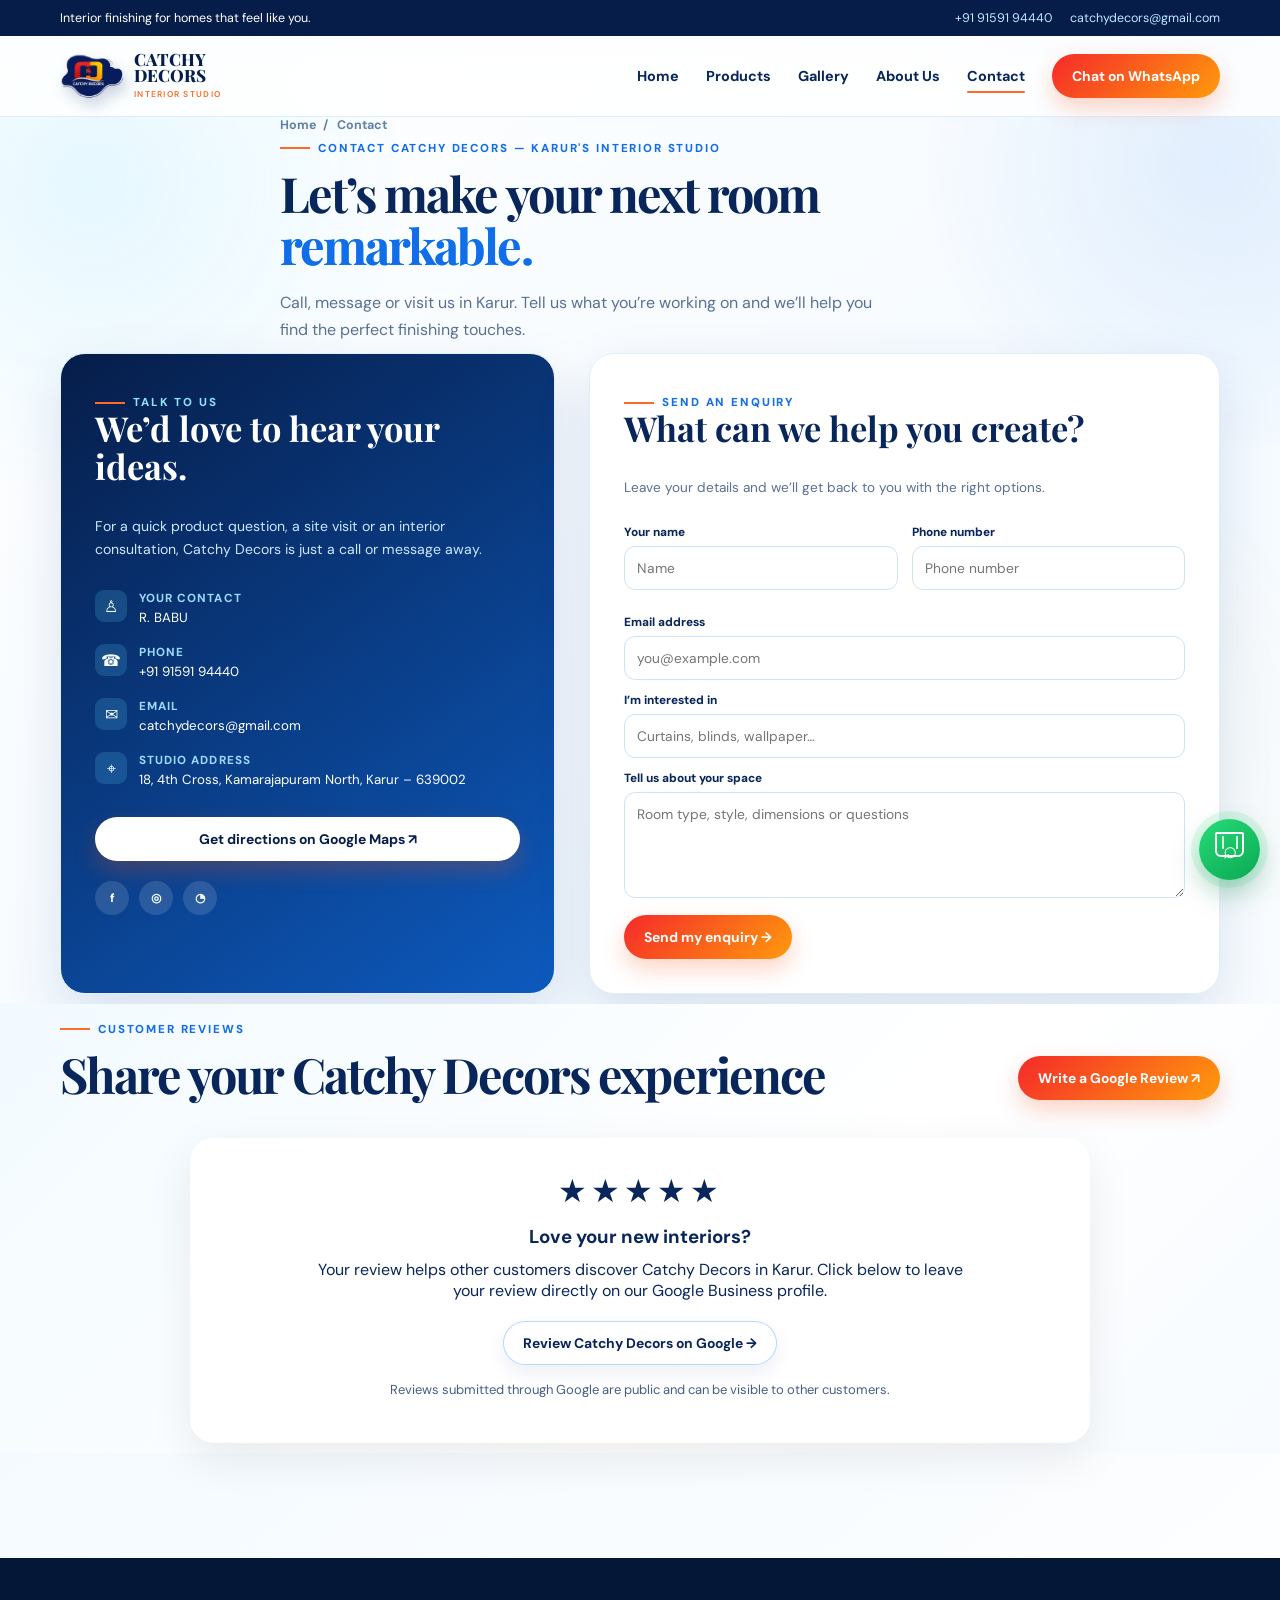
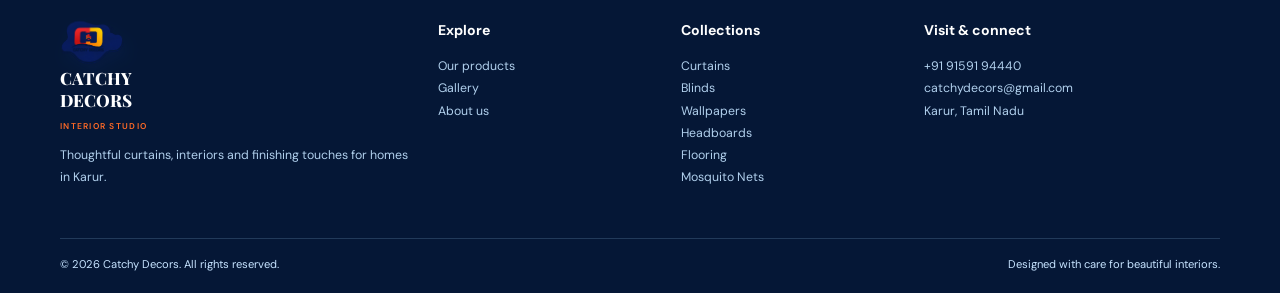
<file: contact.html>
<!doctype html>
<html lang="en-IN">

<head>
    <meta charset="utf-8">
    <meta name="viewport" content="width=device-width,initial-scale=1">
    <title>Contact Catchy Decors | Interior Design Help in Karur</title>
    <meta name="description"
        content="Contact Catchy Decors in Karur for curtains, blinds, headboards, wallpapers, flooring mats and mosquito nets. Call R. Babu on +91 91591 94440.">
    <meta name="robots" content="index, follow">
    <meta name="theme-color" content="#0b5cc0">
    <link rel="icon" href="assets/catchy-decors-logo.png">
    <link rel="canonical" href="https://www.catchydecors.in/contact.html">
    <meta property="og:type" content="website">
    <meta property="og:title" content="Contact Catchy Decors | Interior Decoration Help in Karur">
    <meta property="og:description" content="Contact Catchy Decors in Karur for curtains, blinds, headboards, wallpapers, flooring mats and mosquito nets. Call R. Babu on +91 91591 94440.">
    <meta property="og:url" content="https://www.catchydecors.in/contact.html">
    <meta property="og:image" content="https://www.catchydecors.in/assets/karur_curtains.png">
    <meta property="og:image:alt" content="Contact Catchy Decors interior studio in Karur">
    <meta property="og:site_name" content="Catchy Decors">
    <meta property="og:locale" content="en_IN">
    <meta name="twitter:card" content="summary_large_image">
    <meta name="twitter:title" content="Contact Catchy Decors | Interior Decoration Help in Karur">
    <meta name="twitter:description" content="Contact Catchy Decors in Karur for curtains, blinds, headboards, wallpapers, flooring mats and mosquito nets. Call R. Babu on +91 91591 94440.">
    <meta name="twitter:image" content="https://www.catchydecors.in/assets/karur_curtains.png">
    <link rel="stylesheet" href="styles.css">
    <!-- Google tag (gtag.js) -->
<script async src="https://www.googletagmanager.com/gtag/js?id=G-0QS5WVWXM6"></script>
<script>
  window.dataLayer = window.dataLayer || [];
  function gtag(){dataLayer.push(arguments);}
  gtag('js', new Date());

  gtag('config', 'G-0QS5WVWXM6');
</script>
    <script type="application/ld+json">
{
  "@context": "https://schema.org",
  "@type": "HomeGoodsStore",
  "name": "Catchy Decors",
  "image": "https://www.catchydecors.in/assets/catchy-decors-logo.png",
  "url": "https://www.catchydecors.in/",
  "telephone": "+91-91591-94440",
  "email": "catchydecors@gmail.com",
  "address": {
    "@type": "PostalAddress",
    "streetAddress": "18, 4th Cross, Kamarajapuram North",
    "addressLocality": "Karur",
    "addressRegion": "Tamil Nadu",
    "postalCode": "639002",
    "addressCountry": "IN"
  },
  "priceRange": "₹₹",
  "openingHours": "Mo-Sa 09:00-19:00",
  "sameAs": [
    "https://www.facebook.com/profile.php?id=61592020570979",
    "https://www.instagram.com/catchydecorskarur/",
    "https://wa.me/919159194440"
  ],
  "description": "Catchy Decors offers premium window curtains, blinds, outdoor blinds, wallpapers, flooring, mosquito nets, and complete home interior solutions in Karur.",
  "areaServed": "Karur, Tamil Nadu"
}
</script>
    <script type="application/ld+json">{"@context": "https://schema.org", "@type": "BreadcrumbList", "itemListElement": [{"@type": "ListItem", "position": 1, "name": "Home", "item": "https://www.catchydecors.in/"}, {"@type": "ListItem", "position": 2, "name": "Contact", "item": "https://www.catchydecors.in/contact.html"}]}</script>
</head>

<body>
    <div class="topline">
        <div class="container"><span>Interior finishing for homes that feel like you.</span>
            <div class="mini-links"><a href="tel:+919159194440">+91 91591 94440</a><a
                    href="mailto:catchydecors@gmail.com">catchydecors@gmail.com</a></div>
        </div>
    </div>
    <header class="site-header">
        <nav class="nav container"><a class="brand" href="index.html"><span class="logo-wrap"><img class="brand-logo"
                        src="assets/catchy-decors-logo.png" alt="Catchy Decors logo" width="400" height="278" loading="eager"></span><span
                    class="brand-name">CATCHY<br>DECORS<small>INTERIOR STUDIO</small></span></a><button
                class="menu-toggle" aria-label="Open navigation" aria-expanded="false">☰</button>
            <div class="navlinks"><a href="index.html">Home</a><a href="products.html">Products</a><a
                    href="gallery.html">Gallery</a><a href="about.html">About Us</a><a class="active"
                    href="contact.html">Contact</a><a class="nav-cta" href="https://wa.me/919159194440" target="_blank"
                    rel="noopener">Chat on WhatsApp</a></div>
        </nav>
    </header>
    <main>
        <section class="page-hero">
            <div class="container page-intro">
                <div class="breadcrumb"><a href="index.html">Home</a><span>/</span> Contact</div>
                <span class="eyebrow">Contact Catchy Decors — Karur's Interior Studio</span>
                <h1>Let’s make your next room <em style="font-style:normal;color:#126de8">remarkable.</em></h1>
                <p>Call, message or visit us in Karur. Tell us what you’re working on and we’ll help you find the
                    perfect finishing touches.</p>
            </div>
        </section>
        <section class="section container">
            <div class="contact-layout">
                <aside class="contact-card"><span class="eyebrow" style="color:#8ee1ff">Talk to us</span>
                    <h2>We’d love to hear your ideas.</h2>
                    <p>For a quick product question, a site visit or an interior consultation, Catchy Decors is just a
                        call or message away.</p>
                    <div class="contact-details">
                        <div class="contact-detail"><i>♙</i>
                            <div><b>Your contact</b><span>R. BABU</span></div>
                        </div>
                        <div class="contact-detail"><i>☎</i>
                            <div><b>Phone</b><span><a href="tel:+919159194440">+91 91591 94440</a></span></div>
                        </div>
                        <div class="contact-detail"><i>✉</i>
                            <div><b>Email</b><span><a
                                        href="mailto:catchydecors@gmail.com">catchydecors@gmail.com</a></span></div>
                        </div>
                        <div class="contact-detail"><i>⌖</i>
                            <div><b>Studio address</b><span>18, 4th Cross, Kamarajapuram North, Karur – 639002</span>
                            </div>
                        </div>
                    </div><a class="button" href="https://maps.app.goo.gl/fPRfcHDb8hCTFFmR6" target="_blank"
                        rel="noopener">Get directions on Google Maps ↗</a>
                    <div class="social-row"><a href="https://www.facebook.com/profile.php?id=61592020570979" target="_blank"
                            rel="noopener" aria-label="Visit Catchy Decors on Facebook">f</a><a
                            href="https://www.instagram.com/catchydecorskarur/" target="_blank" rel="noopener"
                            aria-label="Visit Instagram">◎</a><a href="https://wa.me/919159194440" target="_blank"
                            rel="noopener" aria-label="Chat on WhatsApp">◔</a></div>
                </aside>
                <section class="contact-form"><span class="eyebrow">Send an enquiry</span>
                    <h2>What can we help you create?</h2>
                    <p>Leave your details and we’ll get back to you with the right options.</p>
                    <form>
                        <div class="form-row">
                            <div class="field"><label for="name">Your name</label><input id="name" required
                                    placeholder="Name"></div>
                            <div class="field"><label for="phone">Phone number</label><input id="phone" required
                                    type="tel" placeholder="Phone number"></div>
                        </div>
                        <div class="field"><label for="email">Email address</label><input id="email" required
                                type="email" placeholder="you@example.com"></div>
                        <div class="field"><label for="interest">I’m interested in</label><input id="interest"
                                placeholder="Curtains, blinds, wallpaper…"></div>
                        <div class="field"><label for="message">Tell us about your space</label><textarea id="message"
                                placeholder="Room type, style, dimensions or questions"></textarea></div><button
                            class="button" type="submit">Send my enquiry →</button>
                        <p class="form-status">Thank you — your enquiry is ready. Please also WhatsApp or call us to
                            receive a prompt response.</p>
                    </form>
                </section>
            </div>
        </section>
        <section class="section tint">
            <div class="container">
                <div class="section-heading">
                    <div>
                        <span class="eyebrow">Customer reviews</span>
                        <h2>Share your Catchy Decors experience</h2>
                    </div>
                    <a class="button" href="https://share.google/27LmCgsRWJ4SPS00f" target="_blank" rel="noopener">Write a Google Review ↗</a>
                </div>
                <div class="review-box" style="max-width:900px;margin:0 auto;padding:32px;border-radius:24px;background:#fff;box-shadow:0 15px 45px rgba(0,0,0,.08);text-align:center;">
                    <div style="font-size:32px;letter-spacing:4px;margin-bottom:12px;" aria-label="5 star rating">★★★★★</div>
                    <h3 style="margin:0 0 10px;">Love your new interiors?</h3>
                    <p style="margin:0 auto 20px;max-width:650px;">Your review helps other customers discover Catchy Decors in Karur. Click below to leave your review directly on our Google Business profile.</p>
                    <a class="button secondary" href="https://share.google/27LmCgsRWJ4SPS00f" target="_blank" rel="noopener">Review Catchy Decors on Google →</a>
                    <p style="font-size:13px;margin-top:16px;opacity:.75;">Reviews submitted through Google are public and can be visible to other customers.</p>
                </div>
            </div>
        </section>
    </main>
    <footer class="footer">
        <div class="container footer-grid">
            <div><a class="brand" href="index.html"><span class="logo-wrap"><img class="brand-logo"
                            src="assets/catchy-decors-logo.png" alt="Catchy Decors" width="400" height="278" loading="eager"></span><span
                        class="brand-name">CATCHY<br>DECORS<small>INTERIOR STUDIO</small></span></a>
                <p>Thoughtful curtains, interiors and finishing touches for homes in Karur.</p>
            </div>
            <div>
                <h3>Explore</h3><a href="products.html">Our products</a><a href="gallery.html">Gallery</a><a
                    href="about.html">About us</a>
            </div>
            <div>
                <h3>Collections</h3><a href="curtains-karur.html">Curtains</a><a href="blinds-karur.html">Blinds</a><a href="wallpapers-karur.html">Wallpapers</a><a href="headboards-karur.html">Headboards</a><a href="flooring-karur.html">Flooring</a><a href="mosquito-nets-karur.html">Mosquito Nets</a>
            </div>
            <div>
                <h3>Visit & connect</h3><a href="tel:+919159194440">+91 91591 94440</a><a
                    href="mailto:catchydecors@gmail.com">catchydecors@gmail.com</a><a
                    href="https://maps.app.goo.gl/fPRfcHDb8hCTFFmR6" target="_blank" rel="noopener">Karur, Tamil
                    Nadu</a>
            </div>
        </div>
        <div class="container footer-bottom"><span>© 2026 Catchy Decors. All rights reserved.</span><span>Designed with
                care for beautiful interiors.</span></div>
    </footer><a class="whatsapp" href="https://wa.me/919159194440" target="_blank" rel="noopener"
        aria-label="Chat with Catchy Decors on WhatsApp">⌕</a>
    <script src="script.js"></script>
</body>

</html>
</file>
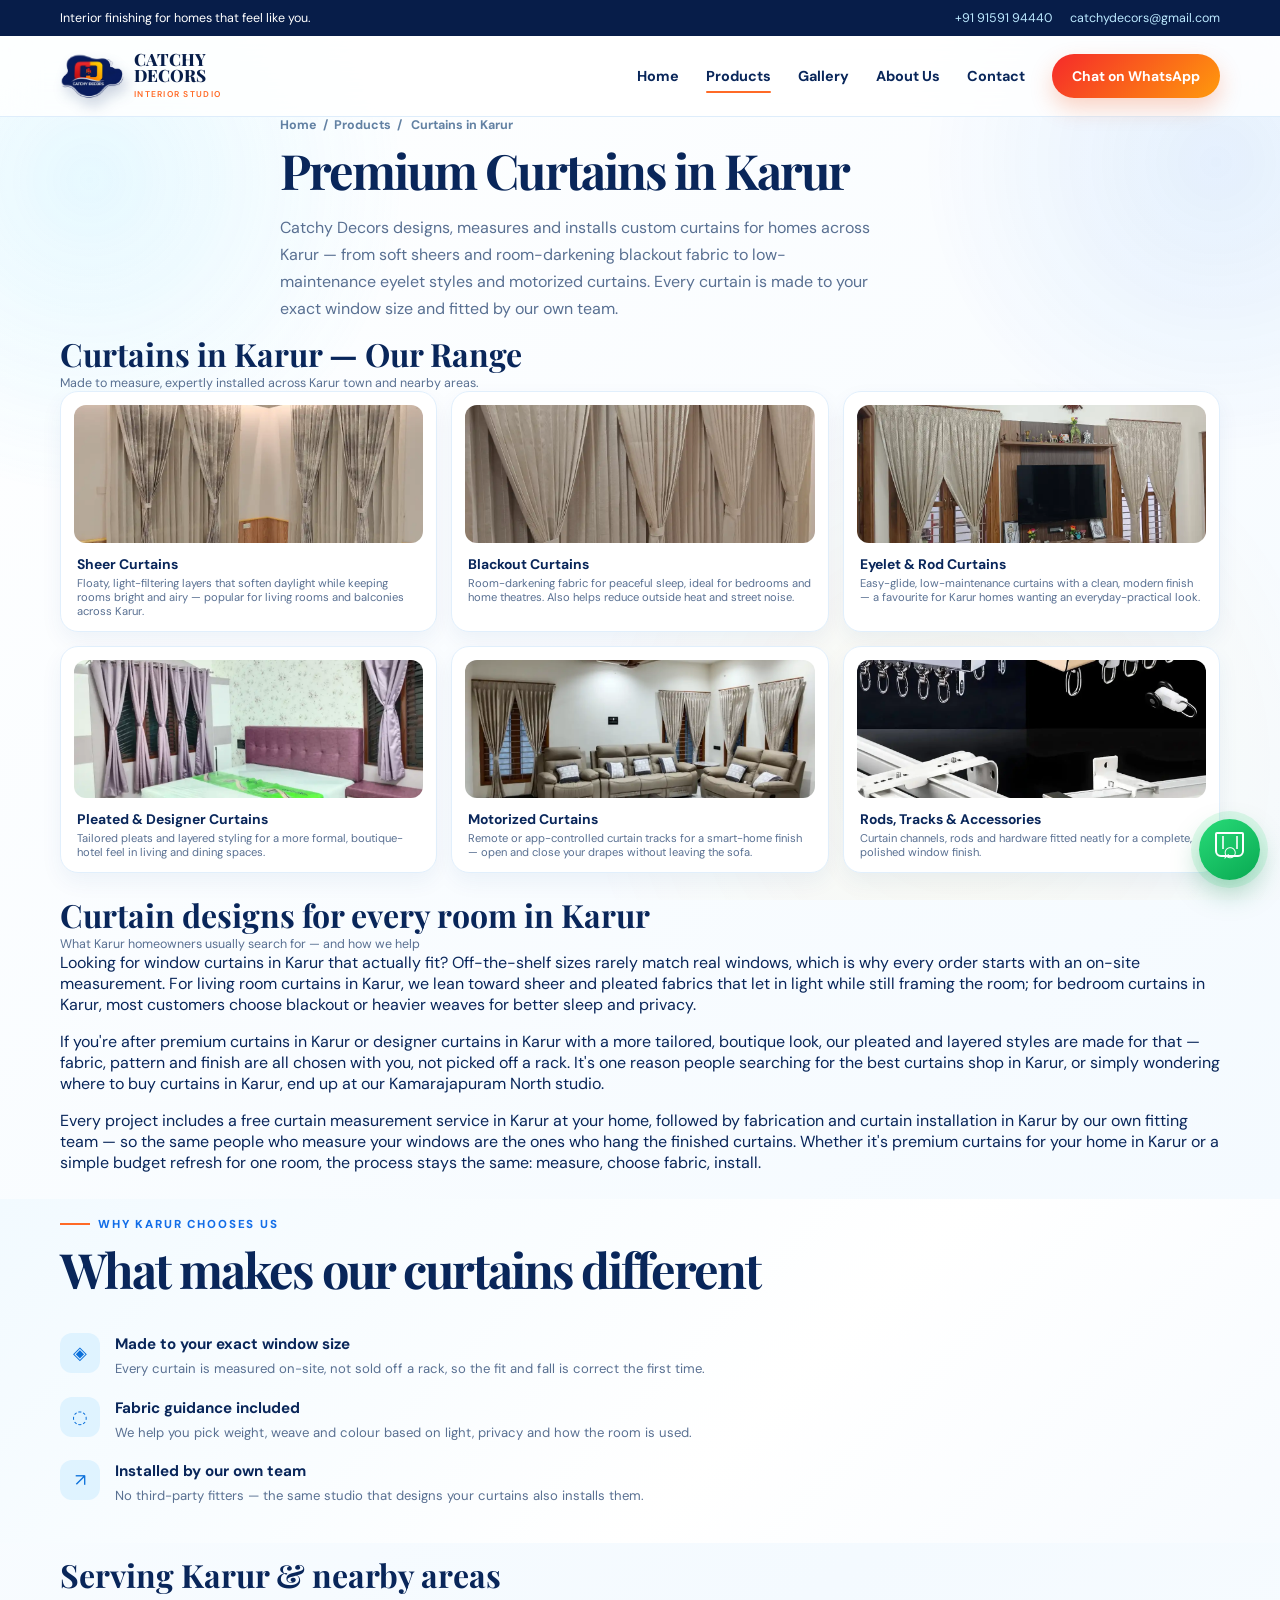
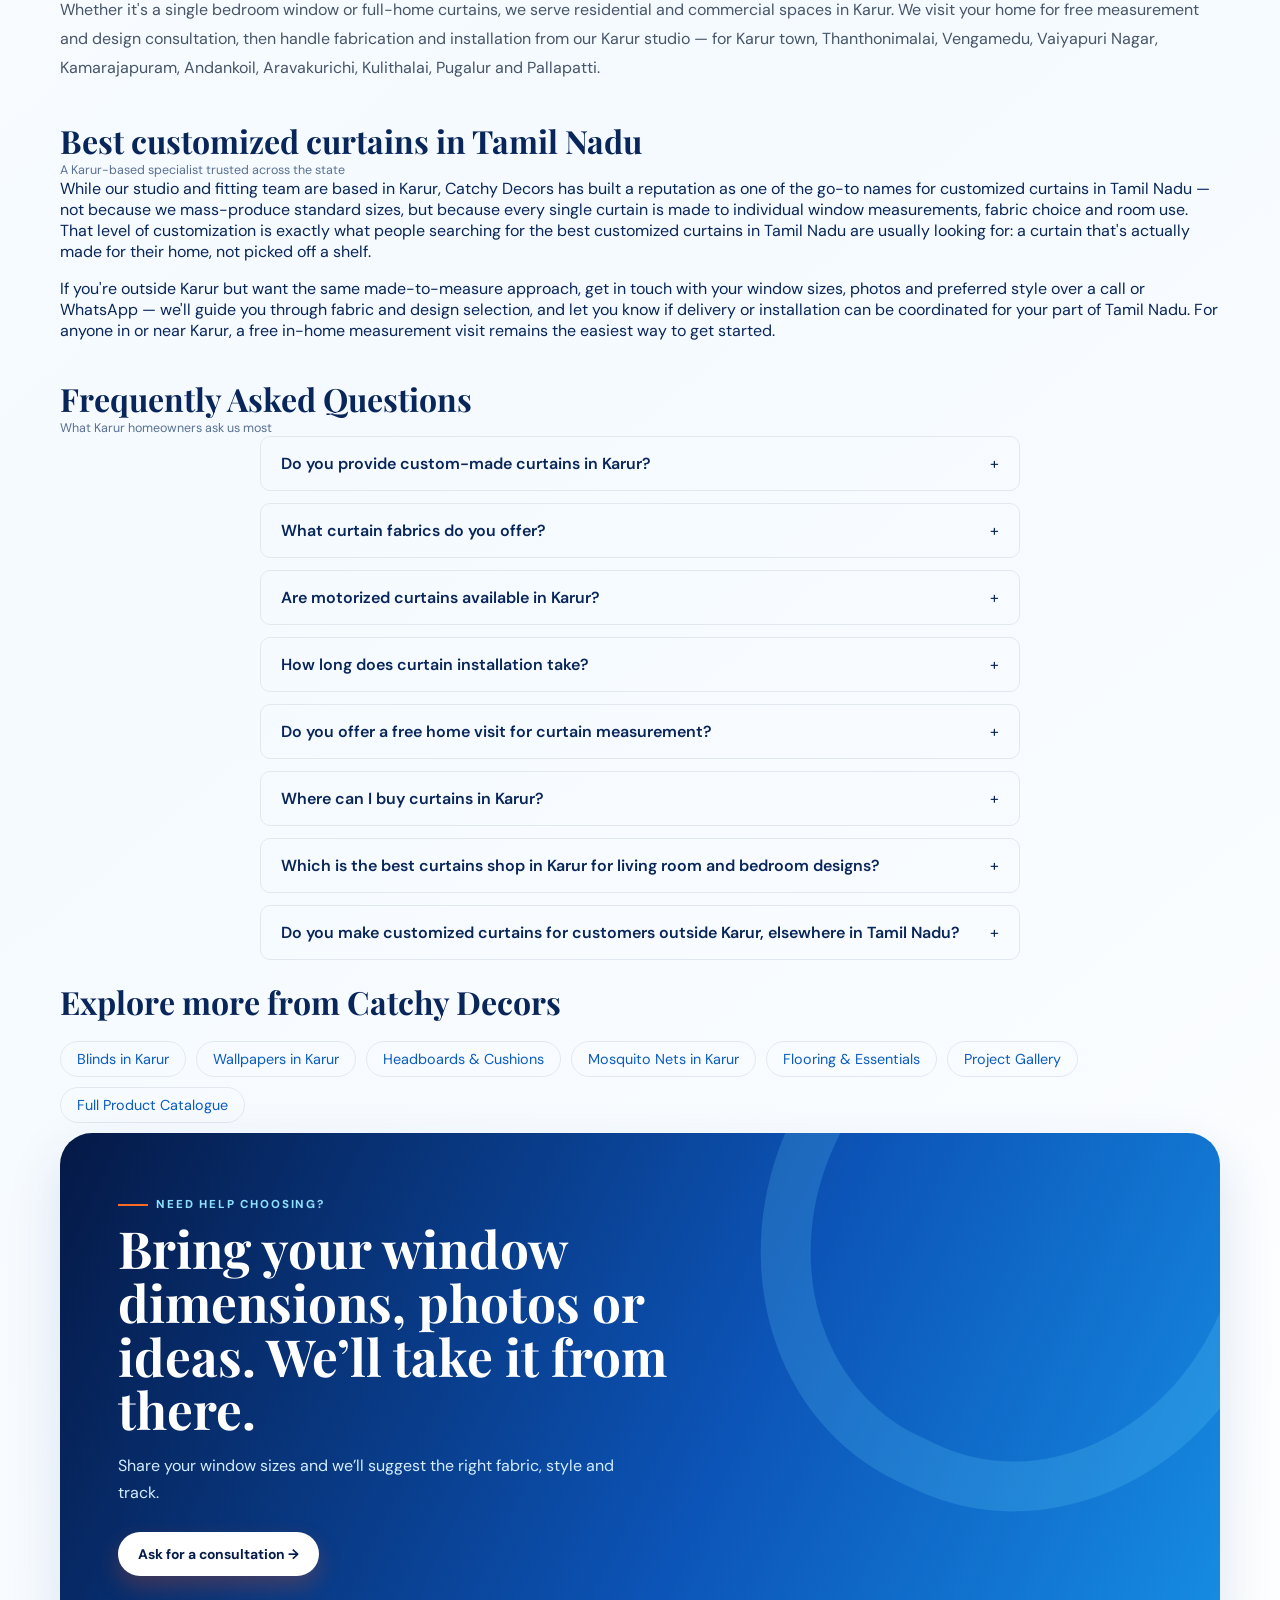
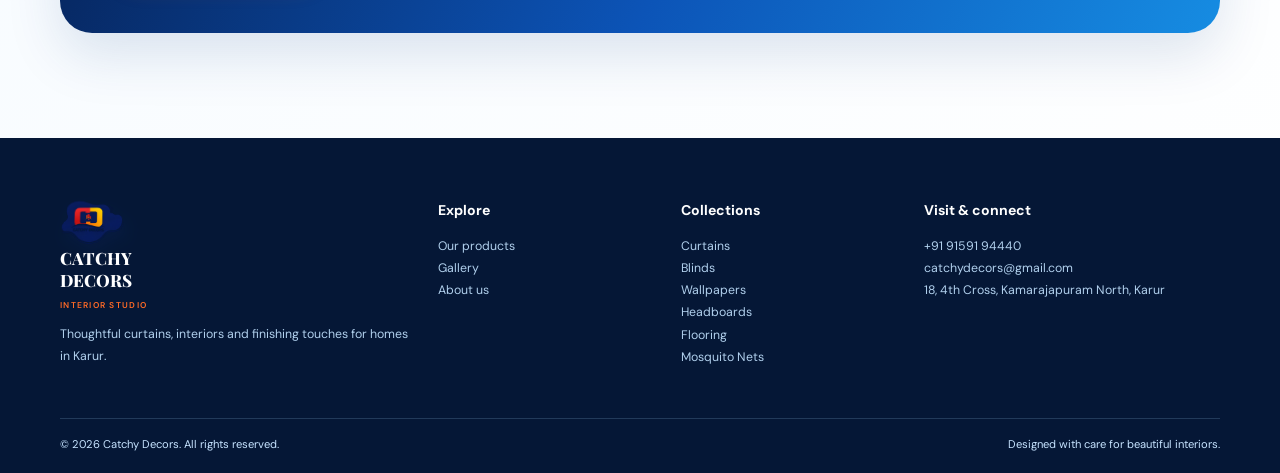
<file: curtains-karur.html>
<!doctype html>
<html lang="en-IN">

<head>
    <meta charset="utf-8">
    <meta name="viewport" content="width=device-width,initial-scale=1">
    <title>Curtains in Karur | Custom Window Curtains & Drapes – Catchy Decors</title>
    <meta name="description" content="Premium, customized curtains in Karur and across Tamil Nadu — sheer, blackout, eyelet, pleated & motorized curtains, made to measure and expertly installed by Catchy Decors.">
    <meta name="keywords" content="curtains in Karur, curtain shop in Karur, curtain dealers in Karur, best curtains in Karur, premium curtains Karur, motorized curtains Karur, blackout curtains Karur, eyelet curtains Karur, best customized curtains in Tamil Nadu, customized curtains Tamil Nadu">
    <meta name="robots" content="index, follow">
    <meta name="theme-color" content="#0b5cc0">
    <link rel="icon" href="assets/catchy-decors-logo.png">
    <link rel="canonical" href="https://www.catchydecors.in/curtains-karur.html">
    <meta property="og:type" content="website">
    <meta property="og:title" content="Curtains in Karur | Custom Window Curtains & Drapes – Catchy Decors">
    <meta property="og:description" content="Premium curtains in Karur — sheer, blackout, eyelet, pleated & motorized curtains, made to measure and expertly installed by Catchy Decors.">
    <meta property="og:url" content="https://www.catchydecors.in/curtains-karur.html">
    <meta property="og:image" content="https://www.catchydecors.in/assets/curtains/karur_best_curtain.webp">
    <meta property="og:image:alt" content="Curtains in Karur by Catchy Decors in Karur">
    <meta property="og:site_name" content="Catchy Decors">
    <meta property="og:locale" content="en_IN">
    <meta name="twitter:card" content="summary_large_image">
    <meta name="twitter:title" content="Curtains in Karur | Custom Window Curtains & Drapes – Catchy Decors">
    <meta name="twitter:description" content="Premium curtains in Karur — sheer, blackout, eyelet, pleated & motorized curtains, made to measure and expertly installed by Catchy Decors.">
    <meta name="twitter:image" content="https://www.catchydecors.in/assets/curtains/karur_best_curtain.webp">
    <link rel="stylesheet" href="styles.css">
    <!-- Google tag (gtag.js) -->
<script async src="https://www.googletagmanager.com/gtag/js?id=G-0QS5WVWXM6"></script>
<script>
  window.dataLayer = window.dataLayer || [];
  function gtag(){dataLayer.push(arguments);}
  gtag('js', new Date());

  gtag('config', 'G-0QS5WVWXM6');
</script>
    <script type="application/ld+json">
    {
  "@context": "https://schema.org",
  "@type": "FAQPage",
  "mainEntity": [
    {
      "@type": "Question",
      "name": "Do you provide custom-made curtains in Karur?",
      "acceptedAnswer": {
        "@type": "Answer",
        "text": "Yes. Every curtain at Catchy Decors is made to measure for your specific windows, with professional installation included."
      }
    },
    {
      "@type": "Question",
      "name": "What curtain fabrics do you offer?",
      "acceptedAnswer": {
        "@type": "Answer",
        "text": "We offer sheer, blackout, pleated, eyelet and designer fabrics from trusted brands including D'Decor and GM Enterprises, in a wide range of colours and textures."
      }
    },
    {
      "@type": "Question",
      "name": "Are motorized curtains available in Karur?",
      "acceptedAnswer": {
        "@type": "Answer",
        "text": "Yes, we fit remote and app-controlled motorized curtain tracks for a smart-home finish."
      }
    },
    {
      "@type": "Question",
      "name": "How long does curtain installation take?",
      "acceptedAnswer": {
        "@type": "Answer",
        "text": "Most homes are measured, fitted and installed within a few days of finalising your design."
      }
    },
    {
      "@type": "Question",
      "name": "Do you offer a free home visit for curtain measurement?",
      "acceptedAnswer": {
        "@type": "Answer",
        "text": "Yes \u2014 we visit your home in Karur free of charge to measure windows and help you choose fabrics and styles."
      }
    }
  ]
}
    </script>
    <script type="application/ld+json">
    {
  "@context": "https://schema.org",
  "@type": "BreadcrumbList",
  "itemListElement": [
    {
      "@type": "ListItem",
      "position": 1,
      "name": "Home",
      "item": "https://www.catchydecors.in/"
    },
    {
      "@type": "ListItem",
      "position": 2,
      "name": "Products",
      "item": "https://www.catchydecors.in/products.html"
    },
    {
      "@type": "ListItem",
      "position": 3,
      "name": "Curtains in Karur",
      "item": "https://www.catchydecors.in/curtains-karur.html"
    }
  ]
}
    </script>
    <style>
        .faq-list { max-width: 760px; margin: 0 auto; display: flex; flex-direction: column; gap: 12px; }
        .faq-item { border: 1px solid #e2e8f0; border-radius: 10px; padding: 16px 20px; }
        .faq-item summary { cursor: pointer; font-weight: 600; list-style: none; }
        .faq-item summary::-webkit-details-marker { display: none; }
        .faq-item summary::after { content: "+"; float: right; font-weight: 400; }
        .faq-item[open] summary::after { content: "–"; }
        .faq-item p { margin: 12px 0 0; color: #475569; }
        .related-links { display:flex; flex-wrap:wrap; gap:10px; margin-top:18px; }
        .related-links a { border:1px solid #e2e8f0; border-radius:999px; padding:8px 16px; font-size:.9rem; color:#0b5cc0; text-decoration:none; }
        .related-links a:hover { background:#f0f7ff; }
        .areas-served { color:#475569; line-height:1.8; }
    </style>
    <script type="application/ld+json">{"@context": "https://schema.org", "@type": "BreadcrumbList", "itemListElement": [{"@type": "ListItem", "position": 1, "name": "Home", "item": "https://www.catchydecors.in/"}, {"@type": "ListItem", "position": 2, "name": "Products", "item": "https://www.catchydecors.in/products.html"}, {"@type": "ListItem", "position": 3, "name": "Custom Curtains", "item": "https://www.catchydecors.in/curtains-karur.html"}]}</script>
    <script type="application/ld+json">{"@context": "https://schema.org", "@type": "Service", "serviceType": "Custom Curtains", "name": "Custom Curtains in Karur | Catchy Decors", "description": "Made-to-measure curtains, sheer, blackout, eyelet, pleated and motorized, designed and installed for homes in Karur.", "provider": {"@type": "HomeGoodsStore", "name": "Catchy Decors", "telephone": "+91-91591-94440", "url": "https://www.catchydecors.in/", "address": {"@type": "PostalAddress", "streetAddress": "18, 4th Cross, Kamarajapuram North", "addressLocality": "Karur", "postalCode": "639002", "addressRegion": "Tamil Nadu", "addressCountry": "IN"}}, "areaServed": {"@type": "City", "name": "Karur"}, "url": "https://www.catchydecors.in/curtains-karur.html"}</script>
    <script type="application/ld+json">{"@context": "https://schema.org", "@type": "FAQPage", "mainEntity": [{"@type": "Question", "name": "Do you provide custom-made curtains in Karur?", "acceptedAnswer": {"@type": "Answer", "text": "Yes. Every curtain at Catchy Decors is made to measure for your specific windows, with professional installation included."}}, {"@type": "Question", "name": "What curtain fabrics do you offer?", "acceptedAnswer": {"@type": "Answer", "text": "We offer sheer, blackout, pleated, eyelet and designer fabrics from trusted brands including D'Decor and GM Enterprises, in a wide range of colours and textures."}}, {"@type": "Question", "name": "Are motorized curtains available in Karur?", "acceptedAnswer": {"@type": "Answer", "text": "Yes, we fit remote and app-controlled motorized curtain tracks for a smart-home finish."}}, {"@type": "Question", "name": "How long does curtain installation take?", "acceptedAnswer": {"@type": "Answer", "text": "Most homes are measured, fitted and installed within a few days of finalising your design."}}, {"@type": "Question", "name": "Do you offer a free home visit for curtain measurement?", "acceptedAnswer": {"@type": "Answer", "text": "Yes — we visit your home in Karur free of charge to measure windows and help you choose fabrics and styles."}}, {"@type": "Question", "name": "Where can I buy curtains in Karur?", "acceptedAnswer": {"@type": "Answer", "text": "Visit our studio at 18, 4th Cross, Kamarajapuram North, Karur, or book a free home visit and we'll bring fabric samples to you anywhere in Karur."}}, {"@type": "Question", "name": "Which is the best curtains shop in Karur for living room and bedroom designs?", "acceptedAnswer": {"@type": "Answer", "text": "Catchy Decors has designed and installed curtains for 1000+ homes across Karur, with dedicated styles for living rooms, bedrooms and premium designer finishes — all measured and fitted by our own team."}}, {"@type": "Question", "name": "Do you make customized curtains for customers outside Karur, elsewhere in Tamil Nadu?", "acceptedAnswer": {"@type": "Answer", "text": "Yes — share your window measurements, photos and preferred style with us, and we'll guide you through fabric and design selection, then confirm whether delivery or installation can be coordinated for your location in Tamil Nadu."}}]}</script>
</head>
<body>
    <a class="skip" href="#main">Skip to content</a>
    <div class="topline">
        <div class="container"><span>Interior finishing for homes that feel like you.</span>
            <div class="mini-links"><a href="tel:+919159194440">+91 91591 94440</a><a
                    href="mailto:catchydecors@gmail.com">catchydecors@gmail.com</a></div>
        </div>
    </div>
    <header class="site-header">
        <nav class="nav container"><a class="brand" href="index.html" aria-label="Catchy Decors home"><span
                    class="logo-wrap"><img class="brand-logo" src="assets/catchy-decors-logo.png"
                        alt="Catchy Decors logo" width="400" height="278" loading="eager"></span><span class="brand-name">CATCHY<br>DECORS<small>INTERIOR
                        STUDIO</small></span></a><button class="menu-toggle" aria-label="Open navigation"
                aria-expanded="false">☰</button>
            <div class="navlinks"><a href="index.html">Home</a><a class="active" href="products.html">Products</a><a
                    href="gallery.html">Gallery</a><a href="about.html">About Us</a><a href="contact.html">Contact</a><a
                    class="nav-cta"
                    href="https://wa.me/919159194440?text=Hello%20Catchy%20Decors%2C%20I%20would%20like%20an%20interior%20consultation."
                    target="_blank" rel="noopener">Chat on WhatsApp</a></div>
        </nav>
    </header>
    <main id="main">
        <section class="page-hero">
            <div class="container page-intro">
                <div class="breadcrumb"><a href="index.html">Home</a><span>/</span><a href="products.html">Products</a><span>/</span> Curtains in Karur</div>
                <h1>Premium Curtains in Karur</h1>
                <p>Catchy Decors designs, measures and installs custom curtains for homes across Karur — from soft sheers and room-darkening blackout fabric to low-maintenance eyelet styles and motorized curtains. Every curtain is made to your exact window size and fitted by our own team.</p>
            </div>
        </section>
        <section class="section container">
            <div class="category-title">
                <h2>Curtains in Karur — Our Range</h2>
                <p>Made to measure, expertly installed across Karur town and nearby areas.</p>
            </div>
            <div class="subproduct-grid">
                <article class="subproduct"><img src="assets/curtains/luxury_feel_curtains_in_karur.webp" alt="Sheer curtains in Karur" width="1080" height="1440" loading="lazy">
                    <h3>Sheer Curtains</h3>
                    <p>Floaty, light-filtering layers that soften daylight while keeping rooms bright and airy — popular for living rooms and balconies across Karur.</p>
                </article>
                <article class="subproduct"><img src="assets/curtains/best_window_curtain_in_karur.webp" alt="Blackout curtains in Karur" width="1080" height="1440" loading="lazy">
                    <h3>Blackout Curtains</h3>
                    <p>Room-darkening fabric for peaceful sleep, ideal for bedrooms and home theatres. Also helps reduce outside heat and street noise.</p>
                </article>
                <article class="subproduct"><img src="assets/curtains/long_curtain_in_karur.webp" alt="Eyelet curtains in Karur" width="1080" height="1440" loading="lazy">
                    <h3>Eyelet & Rod Curtains</h3>
                    <p>Easy-glide, low-maintenance curtains with a clean, modern finish — a favourite for Karur homes wanting an everyday-practical look.</p>
                </article>
                <article class="subproduct"><img src="assets/curtains/styles_customize_curtains.webp" alt="Pleated curtains in Karur" width="1080" height="1440" loading="lazy">
                    <h3>Pleated & Designer Curtains</h3>
                    <p>Tailored pleats and layered styling for a more formal, boutique-hotel feel in living and dining spaces.</p>
                </article>
                <article class="subproduct"><img src="assets/curtains/karur_best_curtain1.webp" alt="Motorized curtains in Karur" width="1080" height="1440" loading="lazy">
                    <h3>Motorized Curtains</h3>
                    <p>Remote or app-controlled curtain tracks for a smart-home finish — open and close your drapes without leaving the sofa.</p>
                </article>
                <article class="subproduct"><img src="assets/curtain-channel.webp" alt="Curtain rods and tracks in Karur" width="1200" height="1200" loading="lazy">
                    <h3>Rods, Tracks & Accessories</h3>
                    <p>Curtain channels, rods and hardware fitted neatly for a complete, polished window finish.</p>
                </article>
            </div>
        </section>
        <section class="section container">
            <div class="category-title">
                <h2>Curtain designs for every room in Karur</h2>
                <p>What Karur homeowners usually search for — and how we help</p>
            </div>
            <p>Looking for window curtains in Karur that actually fit? Off-the-shelf sizes rarely match real windows, which is why every order starts with an on-site measurement. For living room curtains in Karur, we lean toward sheer and pleated fabrics that let in light while still framing the room; for bedroom curtains in Karur, most customers choose blackout or heavier weaves for better sleep and privacy.</p>
            <p>If you're after premium curtains in Karur or designer curtains in Karur with a more tailored, boutique look, our pleated and layered styles are made for that — fabric, pattern and finish are all chosen with you, not picked off a rack. It's one reason people searching for the best curtains shop in Karur, or simply wondering where to buy curtains in Karur, end up at our Kamarajapuram North studio.</p>
            <p>Every project includes a free curtain measurement service in Karur at your home, followed by fabrication and curtain installation in Karur by our own fitting team — so the same people who measure your windows are the ones who hang the finished curtains. Whether it's premium curtains for your home in Karur or a simple budget refresh for one room, the process stays the same: measure, choose fabric, install.</p>
        </section>
        <section class="section tint">
            <div class="container">
                <div class="section-heading">
                    <div><span class="eyebrow">Why Karur chooses us</span>
                        <h2>What makes our curtains different</h2>
                    </div>
                </div>
                <div class="benefits">
                        <div class="benefit"><span class="benefit-icon">◈</span>
                            <div>
                                <h3>Made to your exact window size</h3>
                                <p>Every curtain is measured on-site, not sold off a rack, so the fit and fall is correct the first time.</p>
                            </div>
                        </div>
                        <div class="benefit"><span class="benefit-icon">◌</span>
                            <div>
                                <h3>Fabric guidance included</h3>
                                <p>We help you pick weight, weave and colour based on light, privacy and how the room is used.</p>
                            </div>
                        </div>
                        <div class="benefit"><span class="benefit-icon">↗</span>
                            <div>
                                <h3>Installed by our own team</h3>
                                <p>No third-party fitters — the same studio that designs your curtains also installs them.</p>
                            </div>
                        </div>
                </div>
            </div>
        </section>
        <section class="section container">
            <div class="category-title">
                <h2>Serving Karur & nearby areas</h2>
            </div>
            <p class="areas-served">Whether it's a single bedroom window or full-home curtains, we serve residential and commercial spaces in Karur. We visit your home for free measurement and design consultation, then handle fabrication and installation from our Karur studio — for Karur town, Thanthonimalai, Vengamedu, Vaiyapuri Nagar, Kamarajapuram, Andankoil, Aravakurichi, Kulithalai, Pugalur and Pallapatti.</p>
        </section>
        <section class="section container">
            <div class="category-title">
                <h2>Best customized curtains in Tamil Nadu</h2>
                <p>A Karur-based specialist trusted across the state</p>
            </div>
            <p>While our studio and fitting team are based in Karur, Catchy Decors has built a reputation as one of the go-to names for customized curtains in Tamil Nadu — not because we mass-produce standard sizes, but because every single curtain is made to individual window measurements, fabric choice and room use. That level of customization is exactly what people searching for the best customized curtains in Tamil Nadu are usually looking for: a curtain that's actually made for their home, not picked off a shelf.</p>
            <p>If you're outside Karur but want the same made-to-measure approach, get in touch with your window sizes, photos and preferred style over a call or WhatsApp — we'll guide you through fabric and design selection, and let you know if delivery or installation can be coordinated for your part of Tamil Nadu. For anyone in or near Karur, a free in-home measurement visit remains the easiest way to get started.</p>
        </section>
        <section class="section container" id="faq">
            <div class="category-title">
                <h2>Frequently Asked Questions</h2>
                <p>What Karur homeowners ask us most</p>
            </div>
            <div class="faq-list">
                <details class="faq-item">
                    <summary>Do you provide custom-made curtains in Karur?</summary>
                    <p>Yes. Every curtain at Catchy Decors is made to measure for your specific windows, with professional installation included.</p>
                </details>
                <details class="faq-item">
                    <summary>What curtain fabrics do you offer?</summary>
                    <p>We offer sheer, blackout, pleated, eyelet and designer fabrics from trusted brands including D'Decor and GM Enterprises, in a wide range of colours and textures.</p>
                </details>
                <details class="faq-item">
                    <summary>Are motorized curtains available in Karur?</summary>
                    <p>Yes, we fit remote and app-controlled motorized curtain tracks for a smart-home finish.</p>
                </details>
                <details class="faq-item">
                    <summary>How long does curtain installation take?</summary>
                    <p>Most homes are measured, fitted and installed within a few days of finalising your design.</p>
                </details>
                <details class="faq-item">
                    <summary>Do you offer a free home visit for curtain measurement?</summary>
                    <p>Yes — we visit your home in Karur free of charge to measure windows and help you choose fabrics and styles.</p>
                </details>
                <details class="faq-item">
                    <summary>Where can I buy curtains in Karur?</summary>
                    <p>Visit our studio at 18, 4th Cross, Kamarajapuram North, Karur, or book a free home visit and we'll bring fabric samples to you anywhere in Karur.</p>
                </details>
                <details class="faq-item">
                    <summary>Which is the best curtains shop in Karur for living room and bedroom designs?</summary>
                    <p>Catchy Decors has designed and installed curtains for 1000+ homes across Karur, with dedicated styles for living rooms, bedrooms and premium designer finishes — all measured and fitted by our own team.</p>
                </details>
                <details class="faq-item">
                    <summary>Do you make customized curtains for customers outside Karur, elsewhere in Tamil Nadu?</summary>
                    <p>Yes — share your window measurements, photos and preferred style with us, and we'll guide you through fabric and design selection, then confirm whether delivery or installation can be coordinated for your location in Tamil Nadu.</p>
                </details>
            </div>
        </section>
        <section class="section container">
            <div class="category-title">
                <h2>Explore more from Catchy Decors</h2>
            </div>
            <div class="related-links"><a href="blinds-karur.html">Blinds in Karur</a><a href="wallpapers-karur.html">Wallpapers in Karur</a><a href="headboards-karur.html">Headboards & Cushions</a><a href="mosquito-nets-karur.html">Mosquito Nets in Karur</a><a href="flooring-karur.html">Flooring & Essentials</a><a href="gallery.html">Project Gallery</a><a href="products.html">Full Product Catalogue</a></div>
        </section>
        <section class="container">
            <div class="cta-band"><span class="eyebrow" style="color:#8ee1ff">Need help choosing?</span>
                <h2>Bring your window dimensions, photos or ideas. We’ll take it from there.</h2>
                <p>Share your window sizes and we’ll suggest the right fabric, style and track.</p><a class="button" href="contact.html">Ask for a consultation →</a>
            </div>
        </section>
    </main>
    <footer class="footer">
        <div class="container footer-grid">
            <div><a class="brand" href="index.html"><span class="logo-wrap"><img class="brand-logo"
                            src="assets/catchy-decors-logo.png" alt="Catchy Decors" width="400" height="278" loading="eager"></span><span
                        class="brand-name">CATCHY<br>DECORS<small>INTERIOR STUDIO</small></span></a>
                <p>Thoughtful curtains, interiors and finishing touches for homes in Karur.</p>
            </div>
            <div>
                <h3>Explore</h3><a href="products.html">Our products</a><a href="gallery.html">Gallery</a><a
                    href="about.html">About us</a>
            </div>
            <div>
                <h3>Collections</h3><a href="curtains-karur.html">Curtains</a><a href="blinds-karur.html">Blinds</a><a href="wallpapers-karur.html">Wallpapers</a><a href="headboards-karur.html">Headboards</a><a href="flooring-karur.html">Flooring</a><a href="mosquito-nets-karur.html">Mosquito Nets</a>
            </div>
            <div>
                <h3>Visit & connect</h3><a href="tel:+919159194440">+91 91591 94440</a><a
                    href="mailto:catchydecors@gmail.com">catchydecors@gmail.com</a><a
                    href="https://maps.app.goo.gl/fPRfcHDb8hCTFFmR6" target="_blank" rel="noopener">18, 4th Cross,
                    Kamarajapuram North, Karur</a>
            </div>
        </div>
        <div class="container footer-bottom"><span>© 2026 Catchy Decors. All rights reserved.</span><span>Designed with
                care for beautiful interiors.</span></div>
    </footer><a class="whatsapp"
        href="https://wa.me/919159194440?text=Hello%20Catchy%20Decors%2C%20I%20would%20like%20to%20know%20more."
        target="_blank" rel="noopener" aria-label="Chat with Catchy Decors on WhatsApp">⌕</a>
    <script src="script.js"></script>
</body>

</html>
</file>
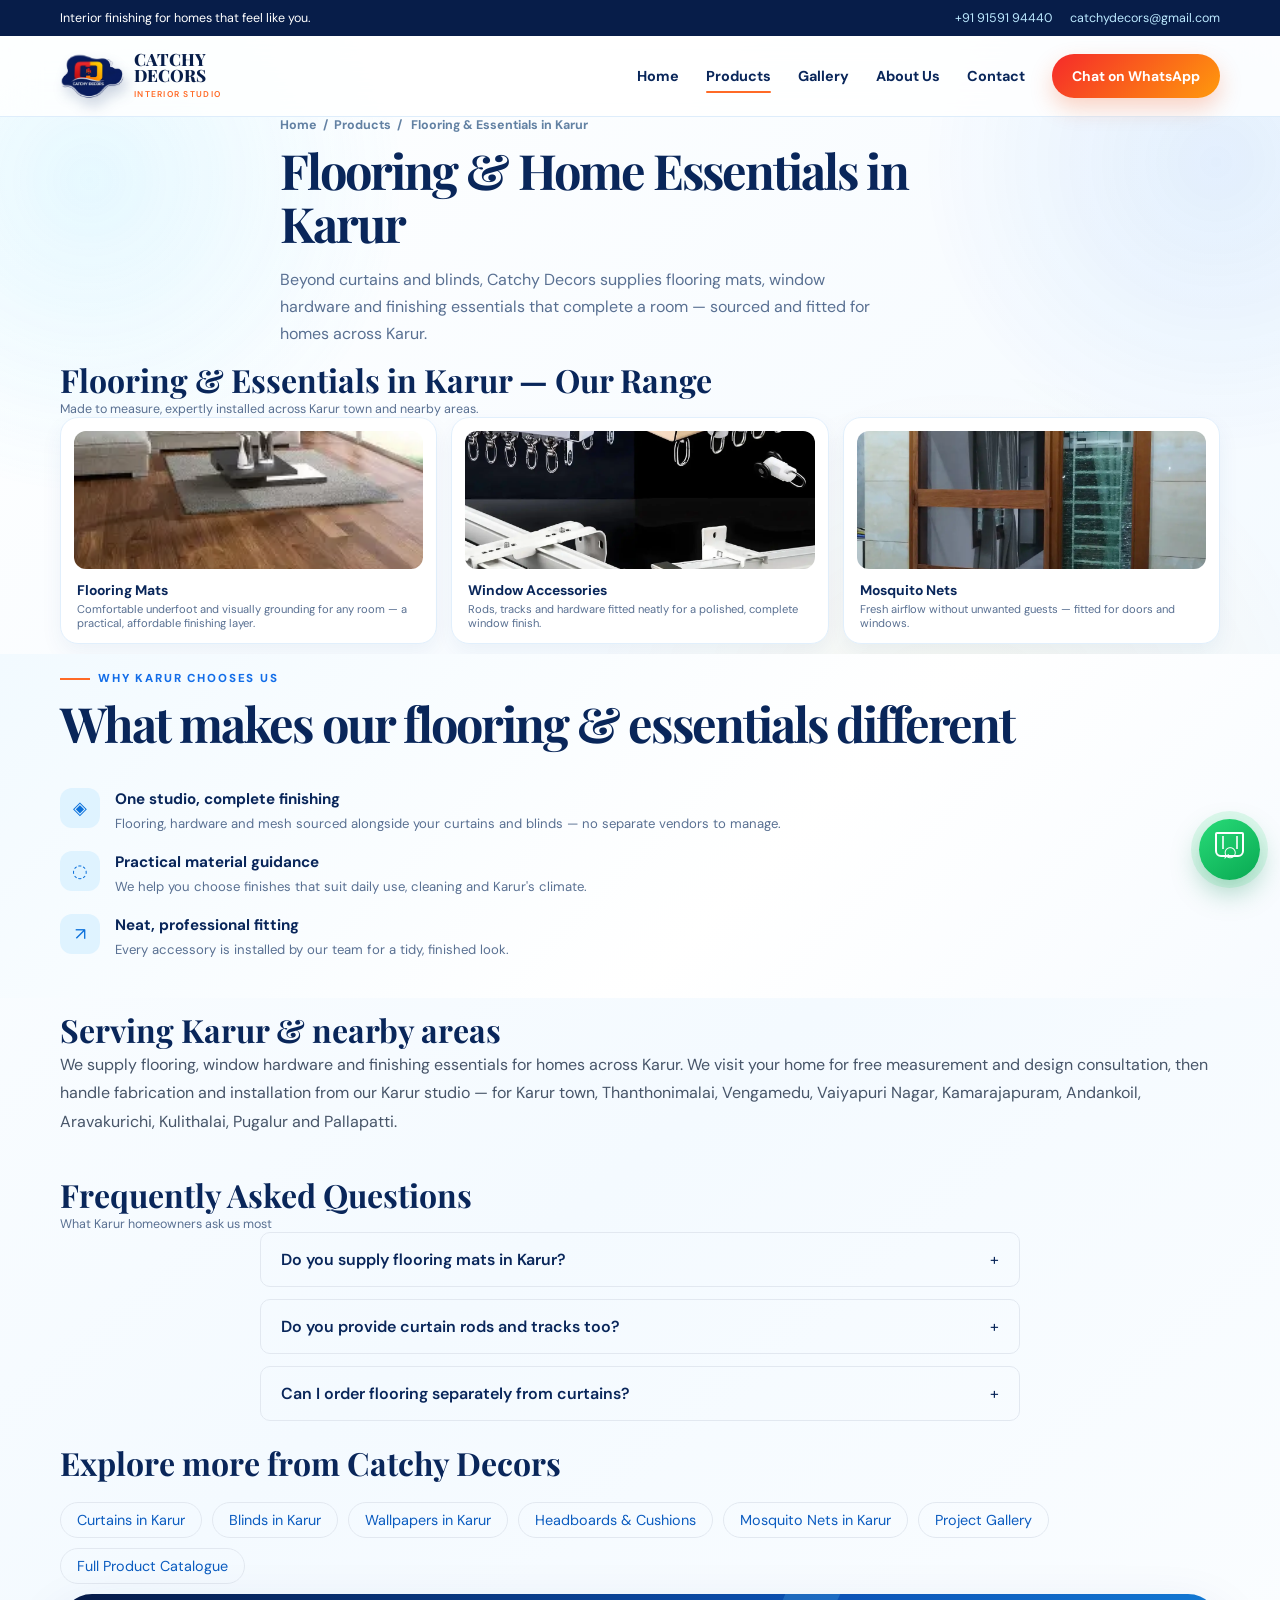
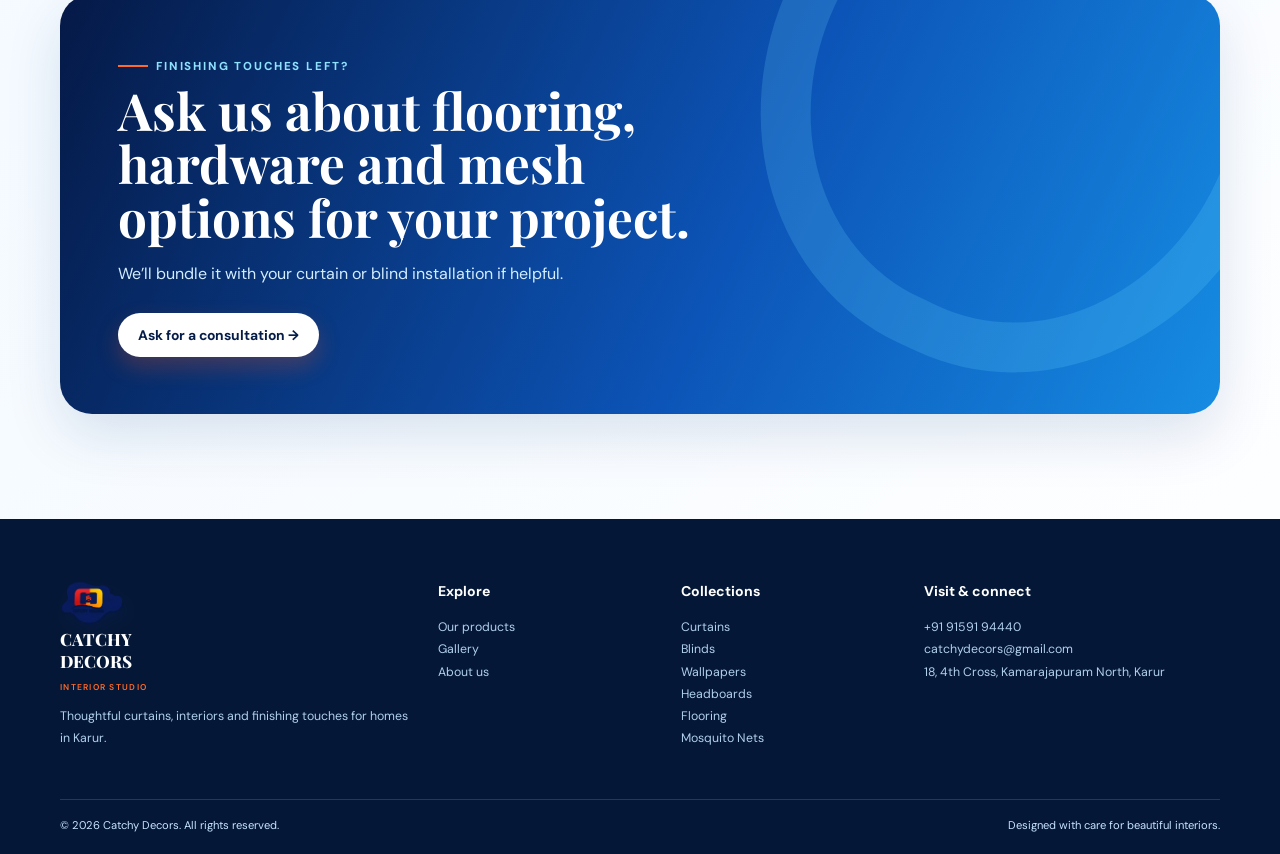
<file: flooring-karur.html>
<!doctype html>
<html lang="en-IN">

<head>
    <meta charset="utf-8">
    <meta name="viewport" content="width=device-width,initial-scale=1">
    <title>Wooden Flooring & Floor Mats in Karur – Catchy Decors</title>
    <meta name="description" content="Flooring mats and wooden flooring options in Karur, plus window accessories and hardware, supplied and fitted by Catchy Decors.">
    <meta name="keywords" content="wooden flooring Karur, flooring mat Karur, floor mats Karur, home decor shop in Karur, interior decorators in Karur">
    <meta name="robots" content="index, follow">
    <meta name="theme-color" content="#0b5cc0">
    <link rel="icon" href="assets/catchy-decors-logo.png">
    <link rel="canonical" href="https://www.catchydecors.in/flooring-karur.html">
    <meta property="og:type" content="website">
    <meta property="og:title" content="Wooden Flooring & Floor Mats in Karur – Catchy Decors">
    <meta property="og:description" content="Flooring mats and wooden flooring options in Karur, plus window accessories and hardware, supplied and fitted by Catchy Decors.">
    <meta property="og:url" content="https://www.catchydecors.in/flooring-karur.html">
    <meta property="og:image" content="https://www.catchydecors.in/assets/floor mat/floor_mate_in_karur.webp">
    <meta property="og:image:alt" content="Flooring & Essentials in Karur by Catchy Decors in Karur">
    <meta property="og:site_name" content="Catchy Decors">
    <meta property="og:locale" content="en_IN">
    <meta name="twitter:card" content="summary_large_image">
    <meta name="twitter:title" content="Wooden Flooring & Floor Mats in Karur – Catchy Decors">
    <meta name="twitter:description" content="Flooring mats and wooden flooring options in Karur, plus window accessories and hardware, supplied and fitted by Catchy Decors.">
    <meta name="twitter:image" content="https://www.catchydecors.in/assets/floor mat/floor_mate_in_karur.webp">
    <link rel="stylesheet" href="styles.css">
    <!-- Google tag (gtag.js) -->
<script async src="https://www.googletagmanager.com/gtag/js?id=G-0QS5WVWXM6"></script>
<script>
  window.dataLayer = window.dataLayer || [];
  function gtag(){dataLayer.push(arguments);}
  gtag('js', new Date());

  gtag('config', 'G-0QS5WVWXM6');
</script>
    <script type="application/ld+json">
    {
  "@context": "https://schema.org",
  "@type": "FAQPage",
  "mainEntity": [
    {
      "@type": "Question",
      "name": "Do you supply flooring mats in Karur?",
      "acceptedAnswer": {
        "@type": "Answer",
        "text": "Yes, we supply and help fit flooring mats as part of a complete room finish."
      }
    },
    {
      "@type": "Question",
      "name": "Do you provide curtain rods and tracks too?",
      "acceptedAnswer": {
        "@type": "Answer",
        "text": "Yes, we supply and fit rods, tracks and other window hardware alongside your curtains and blinds."
      }
    },
    {
      "@type": "Question",
      "name": "Can I order flooring separately from curtains?",
      "acceptedAnswer": {
        "@type": "Answer",
        "text": "Yes, each product can be ordered independently, though many customers combine them for a complete home finish."
      }
    }
  ]
}
    </script>
    <script type="application/ld+json">
    {
  "@context": "https://schema.org",
  "@type": "BreadcrumbList",
  "itemListElement": [
    {
      "@type": "ListItem",
      "position": 1,
      "name": "Home",
      "item": "https://www.catchydecors.in/"
    },
    {
      "@type": "ListItem",
      "position": 2,
      "name": "Products",
      "item": "https://www.catchydecors.in/products.html"
    },
    {
      "@type": "ListItem",
      "position": 3,
      "name": "Flooring & Essentials in Karur",
      "item": "https://www.catchydecors.in/flooring-karur.html"
    }
  ]
}
    </script>
    <style>
        .faq-list { max-width: 760px; margin: 0 auto; display: flex; flex-direction: column; gap: 12px; }
        .faq-item { border: 1px solid #e2e8f0; border-radius: 10px; padding: 16px 20px; }
        .faq-item summary { cursor: pointer; font-weight: 600; list-style: none; }
        .faq-item summary::-webkit-details-marker { display: none; }
        .faq-item summary::after { content: "+"; float: right; font-weight: 400; }
        .faq-item[open] summary::after { content: "–"; }
        .faq-item p { margin: 12px 0 0; color: #475569; }
        .related-links { display:flex; flex-wrap:wrap; gap:10px; margin-top:18px; }
        .related-links a { border:1px solid #e2e8f0; border-radius:999px; padding:8px 16px; font-size:.9rem; color:#0b5cc0; text-decoration:none; }
        .related-links a:hover { background:#f0f7ff; }
        .areas-served { color:#475569; line-height:1.8; }
    </style>
    <script type="application/ld+json">{"@context": "https://schema.org", "@type": "BreadcrumbList", "itemListElement": [{"@type": "ListItem", "position": 1, "name": "Home", "item": "https://www.catchydecors.in/"}, {"@type": "ListItem", "position": 2, "name": "Products", "item": "https://www.catchydecors.in/products.html"}, {"@type": "ListItem", "position": 3, "name": "Wooden Flooring & Floor Mats", "item": "https://www.catchydecors.in/flooring-karur.html"}]}</script>
    <script type="application/ld+json">{"@context": "https://schema.org", "@type": "Service", "serviceType": "Wooden Flooring & Floor Mats", "name": "Wooden Flooring & Floor Mats in Karur | Catchy Decors", "description": "Wooden flooring and floor mat installation for homes in Karur.", "provider": {"@type": "HomeGoodsStore", "name": "Catchy Decors", "telephone": "+91-91591-94440", "url": "https://www.catchydecors.in/", "address": {"@type": "PostalAddress", "streetAddress": "18, 4th Cross, Kamarajapuram North", "addressLocality": "Karur", "postalCode": "639002", "addressRegion": "Tamil Nadu", "addressCountry": "IN"}}, "areaServed": {"@type": "City", "name": "Karur"}, "url": "https://www.catchydecors.in/flooring-karur.html"}</script>
    <script type="application/ld+json">{"@context": "https://schema.org", "@type": "FAQPage", "mainEntity": [{"@type": "Question", "name": "Do you supply flooring mats in Karur?", "acceptedAnswer": {"@type": "Answer", "text": "Yes, we supply and help fit flooring mats as part of a complete room finish."}}, {"@type": "Question", "name": "Do you provide curtain rods and tracks too?", "acceptedAnswer": {"@type": "Answer", "text": "Yes, we supply and fit rods, tracks and other window hardware alongside your curtains and blinds."}}, {"@type": "Question", "name": "Can I order flooring separately from curtains?", "acceptedAnswer": {"@type": "Answer", "text": "Yes, each product can be ordered independently, though many customers combine them for a complete home finish."}}]}</script>
</head>
<body>
    <a class="skip" href="#main">Skip to content</a>
    <div class="topline">
        <div class="container"><span>Interior finishing for homes that feel like you.</span>
            <div class="mini-links"><a href="tel:+919159194440">+91 91591 94440</a><a
                    href="mailto:catchydecors@gmail.com">catchydecors@gmail.com</a></div>
        </div>
    </div>
    <header class="site-header">
        <nav class="nav container"><a class="brand" href="index.html" aria-label="Catchy Decors home"><span
                    class="logo-wrap"><img class="brand-logo" src="assets/catchy-decors-logo.png"
                        alt="Catchy Decors logo" width="400" height="278" loading="eager"></span><span class="brand-name">CATCHY<br>DECORS<small>INTERIOR
                        STUDIO</small></span></a><button class="menu-toggle" aria-label="Open navigation"
                aria-expanded="false">☰</button>
            <div class="navlinks"><a href="index.html">Home</a><a class="active" href="products.html">Products</a><a
                    href="gallery.html">Gallery</a><a href="about.html">About Us</a><a href="contact.html">Contact</a><a
                    class="nav-cta"
                    href="https://wa.me/919159194440?text=Hello%20Catchy%20Decors%2C%20I%20would%20like%20an%20interior%20consultation."
                    target="_blank" rel="noopener">Chat on WhatsApp</a></div>
        </nav>
    </header>
    <main id="main">
        <section class="page-hero">
            <div class="container page-intro">
                <div class="breadcrumb"><a href="index.html">Home</a><span>/</span><a href="products.html">Products</a><span>/</span> Flooring & Essentials in Karur</div>
                <h1>Flooring & Home Essentials in Karur</h1>
                <p>Beyond curtains and blinds, Catchy Decors supplies flooring mats, window hardware and finishing essentials that complete a room — sourced and fitted for homes across Karur.</p>
            </div>
        </section>
        <section class="section container">
            <div class="category-title">
                <h2>Flooring & Essentials in Karur — Our Range</h2>
                <p>Made to measure, expertly installed across Karur town and nearby areas.</p>
            </div>
            <div class="subproduct-grid">
                <article class="subproduct"><img src="assets/floor mat/floor_mate_in_karur.webp" alt="Flooring mat in Karur" width="250" height="250" loading="lazy">
                    <h3>Flooring Mats</h3>
                    <p>Comfortable underfoot and visually grounding for any room — a practical, affordable finishing layer.</p>
                </article>
                <article class="subproduct"><img src="assets/curtain-channel.webp" alt="Window accessories in Karur" width="1200" height="1200" loading="lazy">
                    <h3>Window Accessories</h3>
                    <p>Rods, tracks and hardware fitted neatly for a polished, complete window finish.</p>
                </article>
                <article class="subproduct"><img src="assets/mosquito net/mosquito_net_in_karur.webp" alt="Mosquito net window in Karur" width="1080" height="1440" loading="lazy">
                    <h3>Mosquito Nets</h3>
                    <p>Fresh airflow without unwanted guests — fitted for doors and windows.</p>
                </article>
            </div>
        </section>
        <section class="section tint">
            <div class="container">
                <div class="section-heading">
                    <div><span class="eyebrow">Why Karur chooses us</span>
                        <h2>What makes our flooring & essentials different</h2>
                    </div>
                </div>
                <div class="benefits">
                        <div class="benefit"><span class="benefit-icon">◈</span>
                            <div>
                                <h3>One studio, complete finishing</h3>
                                <p>Flooring, hardware and mesh sourced alongside your curtains and blinds — no separate vendors to manage.</p>
                            </div>
                        </div>
                        <div class="benefit"><span class="benefit-icon">◌</span>
                            <div>
                                <h3>Practical material guidance</h3>
                                <p>We help you choose finishes that suit daily use, cleaning and Karur's climate.</p>
                            </div>
                        </div>
                        <div class="benefit"><span class="benefit-icon">↗</span>
                            <div>
                                <h3>Neat, professional fitting</h3>
                                <p>Every accessory is installed by our team for a tidy, finished look.</p>
                            </div>
                        </div>
                </div>
            </div>
        </section>
        <section class="section container">
            <div class="category-title">
                <h2>Serving Karur & nearby areas</h2>
            </div>
            <p class="areas-served">We supply flooring, window hardware and finishing essentials for homes across Karur. We visit your home for free measurement and design consultation, then handle fabrication and installation from our Karur studio — for Karur town, Thanthonimalai, Vengamedu, Vaiyapuri Nagar, Kamarajapuram, Andankoil, Aravakurichi, Kulithalai, Pugalur and Pallapatti.</p>
        </section>
        <section class="section container" id="faq">
            <div class="category-title">
                <h2>Frequently Asked Questions</h2>
                <p>What Karur homeowners ask us most</p>
            </div>
            <div class="faq-list">
                <details class="faq-item">
                    <summary>Do you supply flooring mats in Karur?</summary>
                    <p>Yes, we supply and help fit flooring mats as part of a complete room finish.</p>
                </details>
                <details class="faq-item">
                    <summary>Do you provide curtain rods and tracks too?</summary>
                    <p>Yes, we supply and fit rods, tracks and other window hardware alongside your curtains and blinds.</p>
                </details>
                <details class="faq-item">
                    <summary>Can I order flooring separately from curtains?</summary>
                    <p>Yes, each product can be ordered independently, though many customers combine them for a complete home finish.</p>
                </details>
            </div>
        </section>
        <section class="section container">
            <div class="category-title">
                <h2>Explore more from Catchy Decors</h2>
            </div>
            <div class="related-links"><a href="curtains-karur.html">Curtains in Karur</a><a href="blinds-karur.html">Blinds in Karur</a><a href="wallpapers-karur.html">Wallpapers in Karur</a><a href="headboards-karur.html">Headboards & Cushions</a><a href="mosquito-nets-karur.html">Mosquito Nets in Karur</a><a href="gallery.html">Project Gallery</a><a href="products.html">Full Product Catalogue</a></div>
        </section>
        <section class="container">
            <div class="cta-band"><span class="eyebrow" style="color:#8ee1ff">Finishing touches left?</span>
                <h2>Ask us about flooring, hardware and mesh options for your project.</h2>
                <p>We’ll bundle it with your curtain or blind installation if helpful.</p><a class="button" href="contact.html">Ask for a consultation →</a>
            </div>
        </section>
    </main>
    <footer class="footer">
        <div class="container footer-grid">
            <div><a class="brand" href="index.html"><span class="logo-wrap"><img class="brand-logo"
                            src="assets/catchy-decors-logo.png" alt="Catchy Decors" width="400" height="278" loading="eager"></span><span
                        class="brand-name">CATCHY<br>DECORS<small>INTERIOR STUDIO</small></span></a>
                <p>Thoughtful curtains, interiors and finishing touches for homes in Karur.</p>
            </div>
            <div>
                <h3>Explore</h3><a href="products.html">Our products</a><a href="gallery.html">Gallery</a><a
                    href="about.html">About us</a>
            </div>
            <div>
                <h3>Collections</h3><a href="curtains-karur.html">Curtains</a><a href="blinds-karur.html">Blinds</a><a href="wallpapers-karur.html">Wallpapers</a><a href="headboards-karur.html">Headboards</a><a href="flooring-karur.html">Flooring</a><a href="mosquito-nets-karur.html">Mosquito Nets</a>
            </div>
            <div>
                <h3>Visit & connect</h3><a href="tel:+919159194440">+91 91591 94440</a><a
                    href="mailto:catchydecors@gmail.com">catchydecors@gmail.com</a><a
                    href="https://maps.app.goo.gl/fPRfcHDb8hCTFFmR6" target="_blank" rel="noopener">18, 4th Cross,
                    Kamarajapuram North, Karur</a>
            </div>
        </div>
        <div class="container footer-bottom"><span>© 2026 Catchy Decors. All rights reserved.</span><span>Designed with
                care for beautiful interiors.</span></div>
    </footer><a class="whatsapp"
        href="https://wa.me/919159194440?text=Hello%20Catchy%20Decors%2C%20I%20would%20like%20to%20know%20more."
        target="_blank" rel="noopener" aria-label="Chat with Catchy Decors on WhatsApp">⌕</a>
    <script src="script.js"></script>
</body>

</html>
</file>
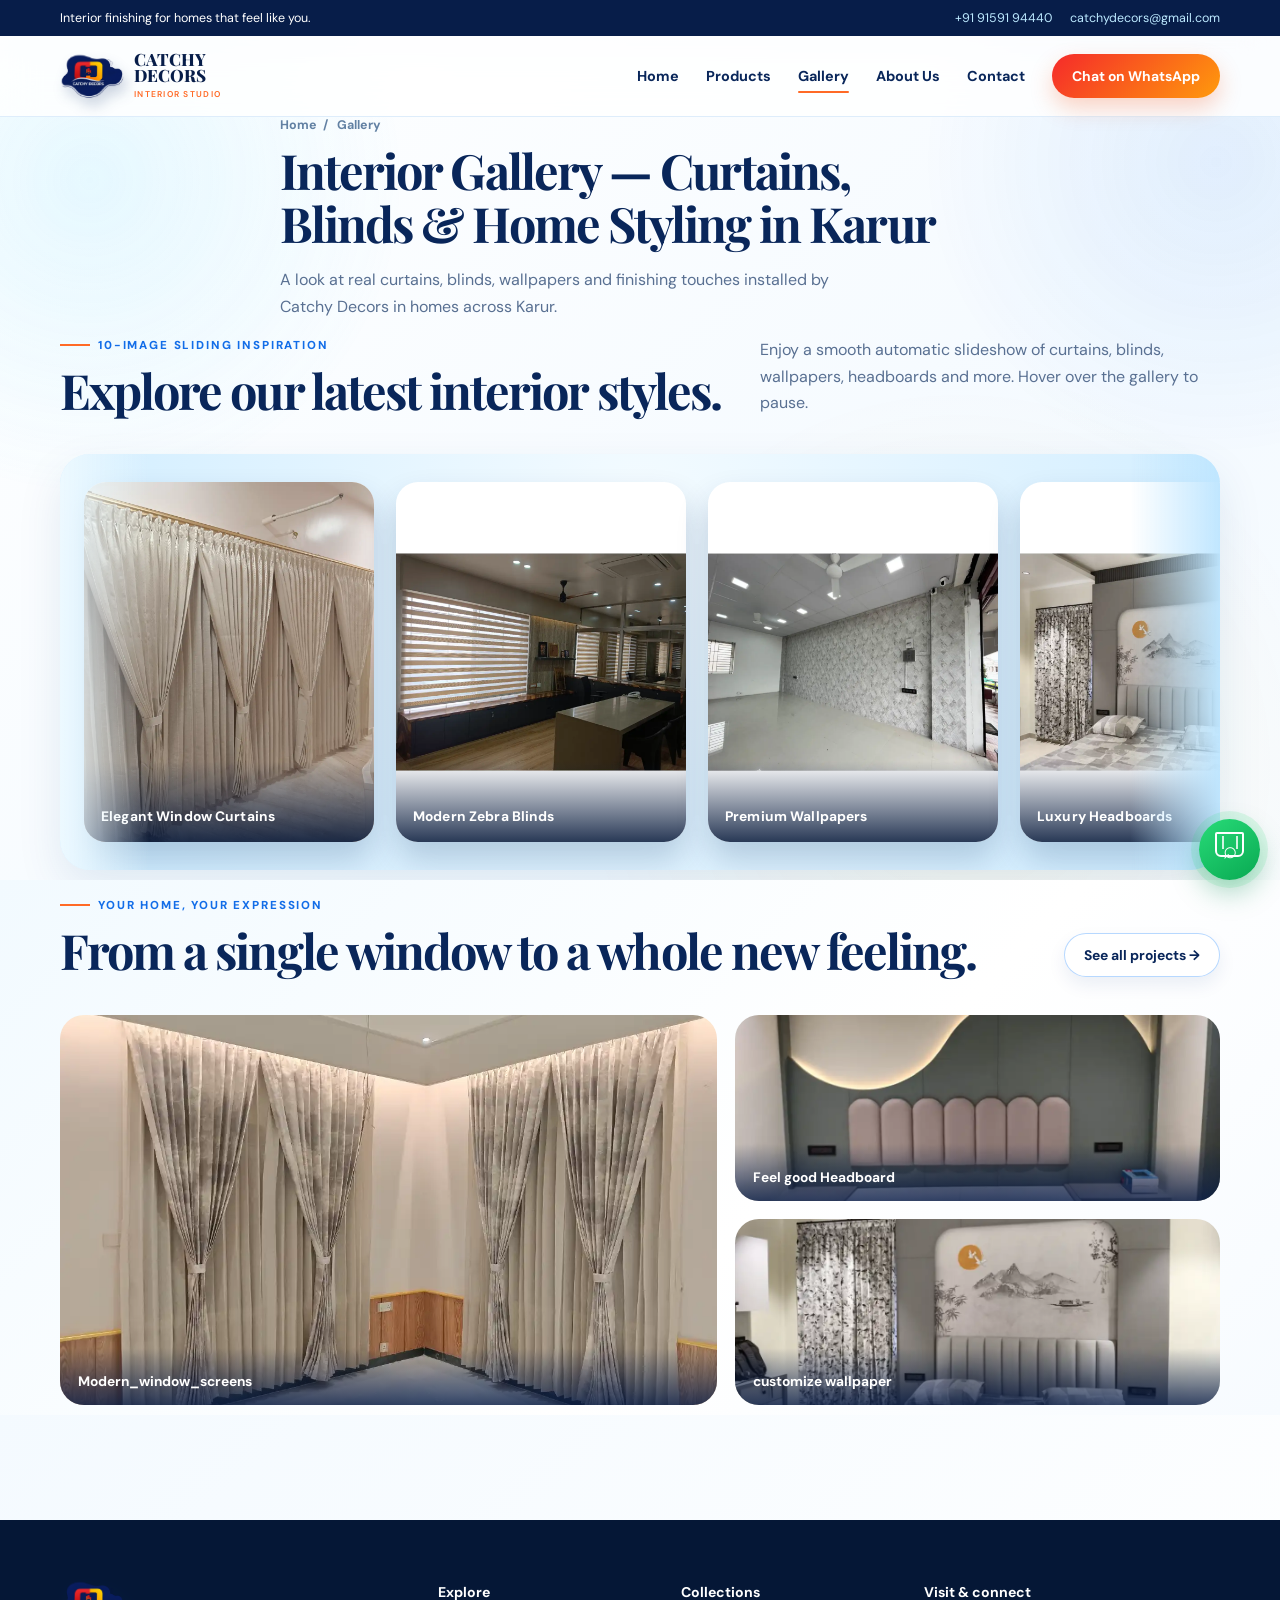
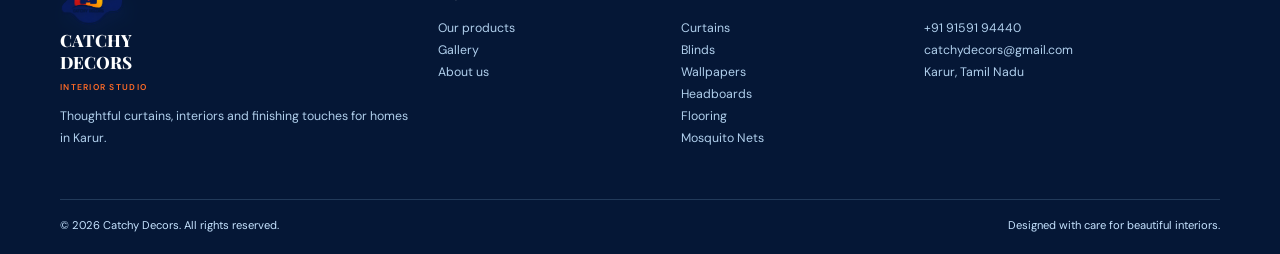
<file: gallery.html>
<!doctype html>
<html lang="en-IN">

<head>
    <meta charset="utf-8">
    <meta name="viewport" content="width=device-width,initial-scale=1">
    <title>Interior Gallery | Catchy Decors, Karur</title>
    <meta name="description"
        content="Explore interior inspiration from Catchy Decors: inviting curtains, elegant bedrooms, textured walls and beautifully finished home spaces in Karur.">
    <meta name="robots" content="index, follow">
    <meta name="theme-color" content="#0b5cc0">
    <link rel="icon" href="assets/catchy-decors-logo.png">
    <link rel="canonical" href="https://www.catchydecors.in/gallery.html">
    <meta property="og:type" content="website">
    <meta property="og:title" content="Interior Gallery | Catchy Decors, Karur">
    <meta property="og:description" content="Explore interior inspiration from Catchy Decors: inviting curtains, elegant bedrooms, textured walls and beautifully finished home spaces in Karur.">
    <meta property="og:url" content="https://www.catchydecors.in/gallery.html">
    <meta property="og:image" content="https://www.catchydecors.in/assets/karur_curtains.png">
    <meta property="og:image:alt" content="Catchy Decors interior gallery in Karur">
    <meta property="og:site_name" content="Catchy Decors">
    <meta property="og:locale" content="en_IN">
    <meta name="twitter:card" content="summary_large_image">
    <meta name="twitter:title" content="Interior Gallery | Catchy Decors, Karur">
    <meta name="twitter:description" content="Explore interior inspiration from Catchy Decors: inviting curtains, elegant bedrooms, textured walls and beautifully finished home spaces in Karur.">
    <meta name="twitter:image" content="https://www.catchydecors.in/assets/karur_curtains.png">
    <link rel="stylesheet" href="styles.css">
    <!-- Google tag (gtag.js) -->
<script async src="https://www.googletagmanager.com/gtag/js?id=G-0QS5WVWXM6"></script>
<script>
  window.dataLayer = window.dataLayer || [];
  function gtag(){dataLayer.push(arguments);}
  gtag('js', new Date());

  gtag('config', 'G-0QS5WVWXM6');
</script>
    <script type="application/ld+json">
{
  "@context": "https://schema.org",
  "@type": "HomeGoodsStore",
  "name": "Catchy Decors",
  "image": "https://www.catchydecors.in/assets/catchy-decors-logo.png",
  "url": "https://www.catchydecors.in/",
  "telephone": "+91-91591-94440",
  "email": "catchydecors@gmail.com",
  "address": {
    "@type": "PostalAddress",
    "streetAddress": "18, 4th Cross, Kamarajapuram North",
    "addressLocality": "Karur",
    "addressRegion": "Tamil Nadu",
    "postalCode": "639002",
    "addressCountry": "IN"
  },
  "priceRange": "₹₹",
  "openingHours": "Mo-Sa 09:00-19:00",
  "sameAs": [
    "https://www.facebook.com/profile.php?id=61592020570979",
    "https://www.instagram.com/catchydecorskarur/",
    "https://wa.me/919159194440"
  ],
  "description": "Catchy Decors offers premium window curtains, blinds, wallpapers, flooring, mosquito nets, and complete home interior solutions in Karur.",
  "areaServed": "Karur, Tamil Nadu"
}
</script>
    <script type="application/ld+json">{"@context": "https://schema.org", "@type": "BreadcrumbList", "itemListElement": [{"@type": "ListItem", "position": 1, "name": "Home", "item": "https://www.catchydecors.in/"}, {"@type": "ListItem", "position": 2, "name": "Gallery", "item": "https://www.catchydecors.in/gallery.html"}]}</script>
</head>

<body>
    <div class="topline">
        <div class="container"><span>Interior finishing for homes that feel like you.</span>
            <div class="mini-links"><a href="tel:+919159194440">+91 91591 94440</a><a
                    href="mailto:catchydecors@gmail.com">catchydecors@gmail.com</a></div>
        </div>
    </div>
    <header class="site-header">
        <nav class="nav container"><a class="brand" href="index.html"><span class="logo-wrap"><img class="brand-logo"
                        src="assets/catchy-decors-logo.png" alt="Catchy Decors logo" width="400" height="278" loading="eager"></span><span
                    class="brand-name">CATCHY<br>DECORS<small>INTERIOR STUDIO</small></span></a><button
                class="menu-toggle" aria-label="Open navigation" aria-expanded="false">☰</button>
            <div class="navlinks"><a href="index.html">Home</a><a href="products.html">Products</a><a class="active"
                    href="gallery.html">Gallery</a><a href="about.html">About Us</a><a href="contact.html">Contact</a><a
                    class="nav-cta" href="https://wa.me/919159194440" target="_blank" rel="noopener">Chat on
                    WhatsApp</a></div>
        </nav>
    </header>
    <main>
        <section class="page-hero">
            <div class="container page-intro">
                <div class="breadcrumb"><a href="index.html">Home</a><span>/</span> Gallery</div>
                <h1>Interior Gallery — Curtains, Blinds & Home Styling in Karur</h1>
                <p>A look at real curtains, blinds, wallpapers and finishing touches installed by
                    Catchy Decors in homes across Karur.</p>
            </div>
        </section>
        <section class="section container">
            <div class="section-heading">
                <div><span class="eyebrow">10-image sliding inspiration</span>
                    <h2>Explore our latest interior styles.</h2>
                </div>
                <p>Enjoy a smooth automatic slideshow of curtains, blinds, wallpapers, headboards and more. Hover over the gallery to pause.</p>
            </div>

            <div class="gallery-slider" aria-label="Automatic sliding interior inspiration gallery">
                <div class="gallery-track">
                    <figure class="gallery-slide">
                        <img src="assets/curtains/best_window_curtain_in_karur.webp" alt="Window curtains installed in a Karur home" loading="eager" width="1080" height="1440">
                        <span>Elegant Window Curtains</span>
                    </figure>
                    <figure class="gallery-slide">
                        <img src="assets/blinds/zebra_blinds_in-karur.webp" alt="Zebra blinds installed in a Karur home" loading="lazy" width="1080" height="1440">
                        <span>Modern Zebra Blinds</span>
                    </figure>
                    <figure class="gallery-slide">
                        <img src="assets/wallpaper/feel_good_wallpaper_in_karur.webp" alt="Premium wallpaper installed in a Karur home" loading="lazy" width="1080" height="1440">
                        <span>Premium Wallpapers</span>
                    </figure>
                    <figure class="gallery-slide">
                        <img src="assets/headboard/classic_head_board_in_karur.webp" alt="Classic upholstered headboard by Catchy Decors" loading="lazy" width="1080" height="1440">
                        <span>Luxury Headboards</span>
                    </figure>
                    <figure class="gallery-slide">
                        <img src="assets/wooden sofa cushion/wooden_sofa_cushion_in_karur.webp" alt="Wooden sofa cushion styled by Catchy Decors" loading="lazy" width="1080" height="1440">
                        <span>Wooden Sofa Cushions</span>
                    </figure>
                    <figure class="gallery-slide">
                        <img src="assets/blinds/roman_blind_karur.webp" alt="Roman blinds by Catchy Decors Karur" loading="lazy" width="1080" height="1440">
                        <span>Roman Blinds</span>
                    </figure>
                    <figure class="gallery-slide">
                        <img src="assets/curtains/luxury_feel_curtains_in_karur.webp" alt="Luxury curtains installed by Catchy Decors" loading="lazy" width="1080" height="1440">
                        <span>Luxury Curtain Styling</span>
                    </figure>
                    <figure class="gallery-slide">
                        <img src="assets/wallpaper/customize_wallapaper_in_karur.webp" alt="Customized wallpaper by Catchy Decors" loading="lazy" width="1080" height="1440">
                        <span>Customized Wallpaper</span>
                    </figure>
                    <figure class="gallery-slide">
                        <img src="assets/headboard/best_head_board_in_karur.webp" alt="Premium headboard design by Catchy Decors" loading="lazy" width="1080" height="1440">
                        <span>Premium Headboard Design</span>
                    </figure>
                    <figure class="gallery-slide">
                        <img src="assets/mosquito net/mosquito_net_in_karur.webp" alt="Mosquito net installation by Catchy Decors" loading="lazy" width="1080" height="1440">
                        <span>Smart Mosquito Nets</span>
                    </figure>

                    <!-- Duplicate set for a seamless infinite loop -->
                    <figure class="gallery-slide" aria-hidden="true"><img src="assets/curtains/best_window_curtain_in_karur.webp" alt="" loading="lazy" width="1080" height="1440"><span>Elegant Window Curtains</span></figure>
                    <figure class="gallery-slide" aria-hidden="true"><img src="assets/blinds/zebra_blinds_in-karur.webp" alt="" loading="lazy" width="1080" height="1440"><span>Modern Zebra Blinds</span></figure>
                    <figure class="gallery-slide" aria-hidden="true"><img src="assets/wallpaper/feel_good_wallpaper_in_karur.webp" alt="" loading="lazy" width="1080" height="1440"><span>Premium Wallpapers</span></figure>
                    <figure class="gallery-slide" aria-hidden="true"><img src="assets/headboard/classic_head_board_in_karur.webp" alt="" loading="lazy" width="1080" height="1440"><span>Luxury Headboards</span></figure>
                    <figure class="gallery-slide" aria-hidden="true"><img src="assets/wooden sofa cushion/wooden_sofa_cushion_in_karur.webp" alt="" loading="lazy" width="1080" height="1440"><span>Wooden Sofa Cushions</span></figure>
                    <figure class="gallery-slide" aria-hidden="true"><img src="assets/blinds/roman_blind_karur.webp" alt="" loading="lazy" width="1080" height="1440"><span>Roman Blinds</span></figure>
                    <figure class="gallery-slide" aria-hidden="true"><img src="assets/curtains/luxury_feel_curtains_in_karur.webp" alt="" loading="lazy" width="1080" height="1440"><span>Luxury Curtain Styling</span></figure>
                    <figure class="gallery-slide" aria-hidden="true"><img src="assets/wallpaper/customize_wallapaper_in_karur.webp" alt="" loading="lazy" width="1080" height="1440"><span>Customized Wallpaper</span></figure>
                    <figure class="gallery-slide" aria-hidden="true"><img src="assets/headboard/best_head_board_in_karur.webp" alt="" loading="lazy" width="1080" height="1440"><span>Premium Headboard Design</span></figure>
                    <figure class="gallery-slide" aria-hidden="true"><img src="assets/mosquito net/mosquito_net_in_karur.webp" alt="" loading="lazy" width="1080" height="1440"><span>Smart Mosquito Nets</span></figure>
                </div>
            </div>
        </section>
        <section class="section tint">
            <div class="container">
                <div class="section-heading">
                    <div><span class="eyebrow">Your home, your expression</span>
                        <h2>From a single window to a whole new feeling.</h2>
                    </div><a class="button secondary" href="https://share.google/cOlU0wOuBjh53KSWi" target="_blank" rel="noopener">See all projects →</a>
                </div>
                <div class="gallery-peek">
                    <a data-label="Modern_window_screens" href="contact.html">
                        <img
                            src="assets/curtains/luxury_feel_curtains_in_karur.webp"
                            alt="Modern window curtains installed by Catchy Decors Karur" width="1080" height="1440" loading="lazy"></a>
                            <a data-label="Feel good Headboard" href="contact.html">
                        <img src="assets/headboard/head_board_karur_curtains.webp"
                            alt="Upholstered headboard styled by Catchy Decors Karur" width="1080" height="1440" loading="lazy"></a>
                            <a data-label="customize wallpaper"
                        href="contact.html">
                        <img
                            src="assets/wallpaper/customize_wallapaper_in_karur.webp"
                            alt="Custom wallpaper installed by Catchy Decors Karur" width="1080" height="1440" loading="lazy"></a>
                        
                        </div>
            </div>
        </section>
    </main>
    <footer class="footer">
        <div class="container footer-grid">
            <div><a class="brand" href="index.html"><span class="logo-wrap"><img class="brand-logo"
                            src="assets/catchy-decors-logo.png" alt="Catchy Decors" width="400" height="278" loading="eager"></span><span
                        class="brand-name">CATCHY<br>DECORS<small>INTERIOR STUDIO</small></span></a>
                <p>Thoughtful curtains, interiors and finishing touches for homes in Karur.</p>
            </div>
            <div>
                <h3>Explore</h3><a href="products.html">Our products</a><a href="gallery.html">Gallery</a><a
                    href="about.html">About us</a>
            </div>
            <div>
                <h3>Collections</h3><a href="curtains-karur.html">Curtains</a><a href="blinds-karur.html">Blinds</a><a href="wallpapers-karur.html">Wallpapers</a><a href="headboards-karur.html">Headboards</a><a href="flooring-karur.html">Flooring</a><a href="mosquito-nets-karur.html">Mosquito Nets</a>
            </div>
            <div>
                <h3>Visit & connect</h3><a href="tel:+919159194440">+91 91591 94440</a><a
                    href="mailto:catchydecors@gmail.com">catchydecors@gmail.com</a><a
                    href="https://maps.app.goo.gl/fPRfcHDb8hCTFFmR6" target="_blank" rel="noopener">Karur, Tamil
                    Nadu</a>
            </div>
        </div>
        <div class="container footer-bottom"><span>© 2026 Catchy Decors. All rights reserved.</span><span>Designed with
                care for beautiful interiors.</span></div>
    </footer><a class="whatsapp" href="https://wa.me/919159194440" target="_blank" rel="noopener"
        aria-label="Chat with Catchy Decors on WhatsApp">⌕</a>
    <script src="script.js"></script>
</body>

</html>
</file>
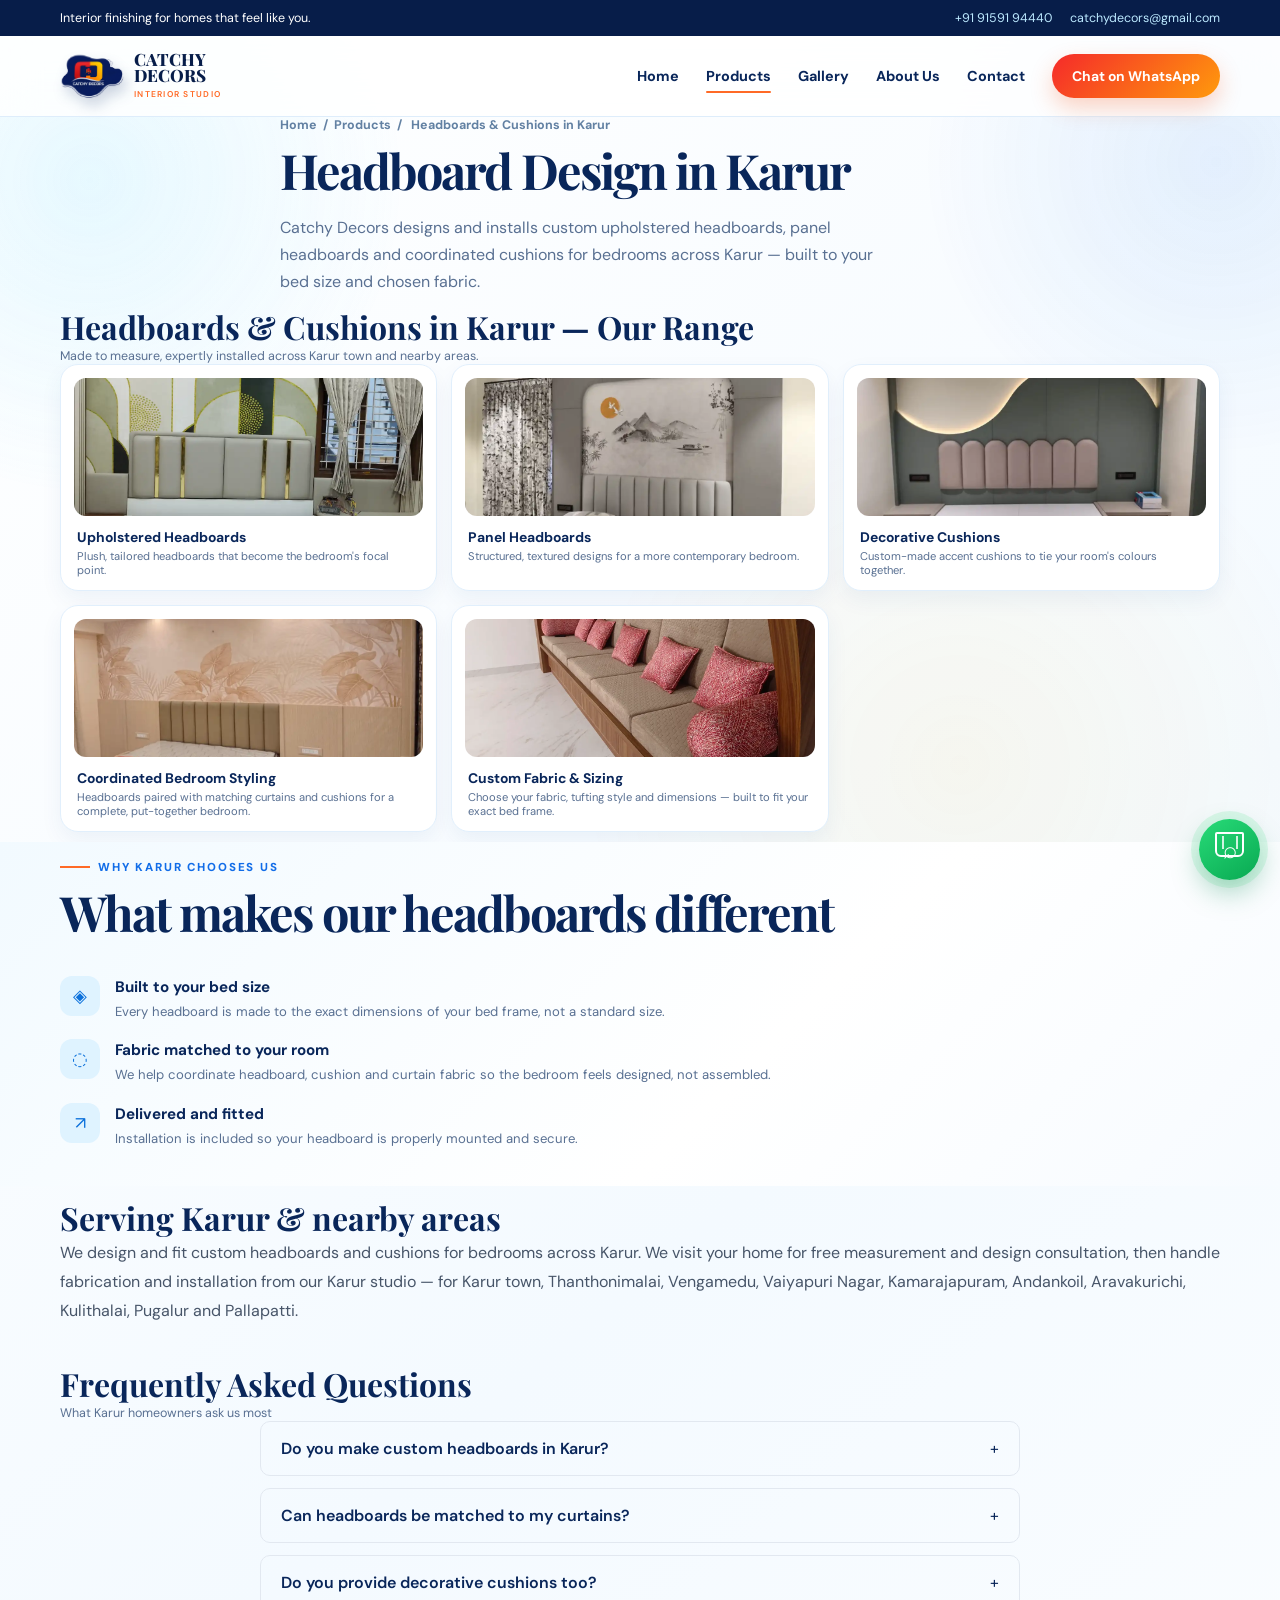
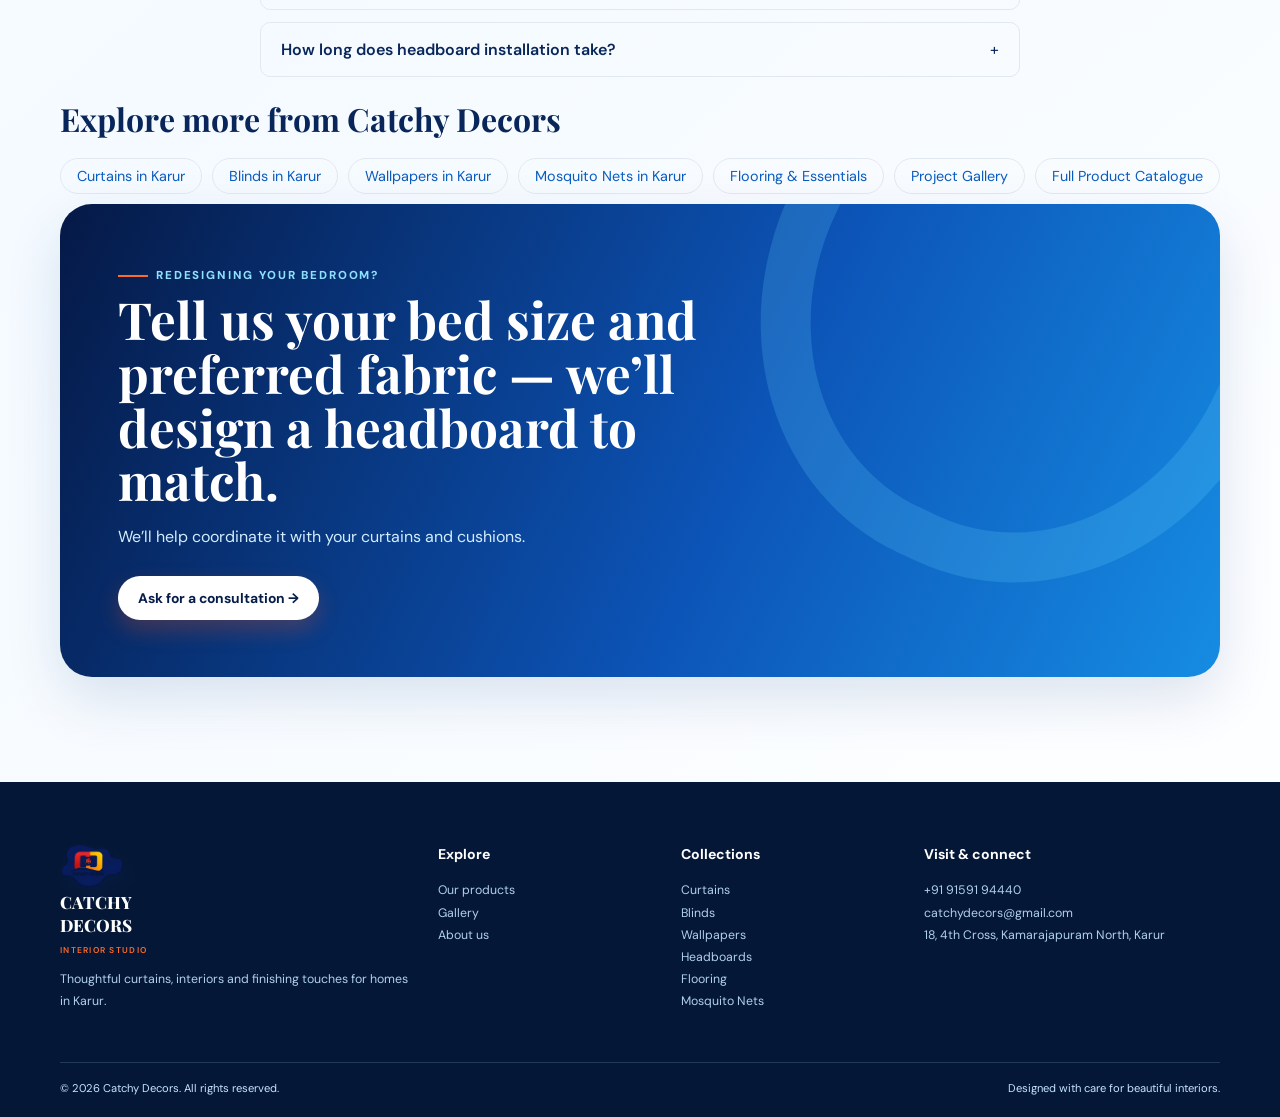
<file: headboards-karur.html>
<!doctype html>
<html lang="en-IN">

<head>
    <meta charset="utf-8">
    <meta name="viewport" content="width=device-width,initial-scale=1">
    <title>Headboard Design in Karur | Upholstered Headboards & Cushions – Catchy Decors</title>
    <meta name="description" content="Custom headboard design in Karur — upholstered, panel and decorative cushion headboards made to measure and installed by Catchy Decors.">
    <meta name="keywords" content="headboard design in Karur, headboard Karur, upholstered headboard Karur, decorative cushions Karur, bedroom interior Karur">
    <meta name="robots" content="index, follow">
    <meta name="theme-color" content="#0b5cc0">
    <link rel="icon" href="assets/catchy-decors-logo.png">
    <link rel="canonical" href="https://www.catchydecors.in/headboards-karur.html">
    <meta property="og:type" content="website">
    <meta property="og:title" content="Headboard Design in Karur | Upholstered Headboards & Cushions – Catchy Decors">
    <meta property="og:description" content="Custom headboard design in Karur — upholstered, panel and decorative cushion headboards made to measure and installed by Catchy Decors.">
    <meta property="og:url" content="https://www.catchydecors.in/headboards-karur.html">
    <meta property="og:image" content="https://www.catchydecors.in/assets/headboard/best_head_board_in_karur.webp">
    <meta property="og:image:alt" content="Headboards & Cushions in Karur by Catchy Decors in Karur">
    <meta property="og:site_name" content="Catchy Decors">
    <meta property="og:locale" content="en_IN">
    <meta name="twitter:card" content="summary_large_image">
    <meta name="twitter:title" content="Headboard Design in Karur | Upholstered Headboards & Cushions – Catchy Decors">
    <meta name="twitter:description" content="Custom headboard design in Karur — upholstered, panel and decorative cushion headboards made to measure and installed by Catchy Decors.">
    <meta name="twitter:image" content="https://www.catchydecors.in/assets/headboard/best_head_board_in_karur.webp">
    <link rel="stylesheet" href="styles.css">
    <!-- Google tag (gtag.js) -->
<script async src="https://www.googletagmanager.com/gtag/js?id=G-0QS5WVWXM6"></script>
<script>
  window.dataLayer = window.dataLayer || [];
  function gtag(){dataLayer.push(arguments);}
  gtag('js', new Date());

  gtag('config', 'G-0QS5WVWXM6');
</script>
    <script type="application/ld+json">
    {
  "@context": "https://schema.org",
  "@type": "FAQPage",
  "mainEntity": [
    {
      "@type": "Question",
      "name": "Do you make custom headboards in Karur?",
      "acceptedAnswer": {
        "@type": "Answer",
        "text": "Yes, every headboard is made to measure for your bed frame, with a wide range of fabric and tufting options."
      }
    },
    {
      "@type": "Question",
      "name": "Can headboards be matched to my curtains?",
      "acceptedAnswer": {
        "@type": "Answer",
        "text": "Yes, we coordinate headboard, cushion and curtain fabric for a cohesive bedroom look."
      }
    },
    {
      "@type": "Question",
      "name": "Do you provide decorative cushions too?",
      "acceptedAnswer": {
        "@type": "Answer",
        "text": "Yes, we make custom accent cushions to match your headboard and room colours."
      }
    },
    {
      "@type": "Question",
      "name": "How long does headboard installation take?",
      "acceptedAnswer": {
        "@type": "Answer",
        "text": "Most headboards are fabricated and installed within a few days of finalising your design."
      }
    }
  ]
}
    </script>
    <script type="application/ld+json">
    {
  "@context": "https://schema.org",
  "@type": "BreadcrumbList",
  "itemListElement": [
    {
      "@type": "ListItem",
      "position": 1,
      "name": "Home",
      "item": "https://www.catchydecors.in/"
    },
    {
      "@type": "ListItem",
      "position": 2,
      "name": "Products",
      "item": "https://www.catchydecors.in/products.html"
    },
    {
      "@type": "ListItem",
      "position": 3,
      "name": "Headboards & Cushions in Karur",
      "item": "https://www.catchydecors.in/headboards-karur.html"
    }
  ]
}
    </script>
    <style>
        .faq-list { max-width: 760px; margin: 0 auto; display: flex; flex-direction: column; gap: 12px; }
        .faq-item { border: 1px solid #e2e8f0; border-radius: 10px; padding: 16px 20px; }
        .faq-item summary { cursor: pointer; font-weight: 600; list-style: none; }
        .faq-item summary::-webkit-details-marker { display: none; }
        .faq-item summary::after { content: "+"; float: right; font-weight: 400; }
        .faq-item[open] summary::after { content: "–"; }
        .faq-item p { margin: 12px 0 0; color: #475569; }
        .related-links { display:flex; flex-wrap:wrap; gap:10px; margin-top:18px; }
        .related-links a { border:1px solid #e2e8f0; border-radius:999px; padding:8px 16px; font-size:.9rem; color:#0b5cc0; text-decoration:none; }
        .related-links a:hover { background:#f0f7ff; }
        .areas-served { color:#475569; line-height:1.8; }
    </style>
    <script type="application/ld+json">{"@context": "https://schema.org", "@type": "BreadcrumbList", "itemListElement": [{"@type": "ListItem", "position": 1, "name": "Home", "item": "https://www.catchydecors.in/"}, {"@type": "ListItem", "position": 2, "name": "Products", "item": "https://www.catchydecors.in/products.html"}, {"@type": "ListItem", "position": 3, "name": "Custom Headboards & Cushions", "item": "https://www.catchydecors.in/headboards-karur.html"}]}</script>
    <script type="application/ld+json">{"@context": "https://schema.org", "@type": "Service", "serviceType": "Custom Headboards & Cushions", "name": "Custom Headboards & Cushions in Karur | Catchy Decors", "description": "Upholstered headboard design and wooden sofa cushions, custom made for bedrooms in Karur.", "provider": {"@type": "HomeGoodsStore", "name": "Catchy Decors", "telephone": "+91-91591-94440", "url": "https://www.catchydecors.in/", "address": {"@type": "PostalAddress", "streetAddress": "18, 4th Cross, Kamarajapuram North", "addressLocality": "Karur", "postalCode": "639002", "addressRegion": "Tamil Nadu", "addressCountry": "IN"}}, "areaServed": {"@type": "City", "name": "Karur"}, "url": "https://www.catchydecors.in/headboards-karur.html"}</script>
    <script type="application/ld+json">{"@context": "https://schema.org", "@type": "FAQPage", "mainEntity": [{"@type": "Question", "name": "Do you make custom headboards in Karur?", "acceptedAnswer": {"@type": "Answer", "text": "Yes, every headboard is made to measure for your bed frame, with a wide range of fabric and tufting options."}}, {"@type": "Question", "name": "Can headboards be matched to my curtains?", "acceptedAnswer": {"@type": "Answer", "text": "Yes, we coordinate headboard, cushion and curtain fabric for a cohesive bedroom look."}}, {"@type": "Question", "name": "Do you provide decorative cushions too?", "acceptedAnswer": {"@type": "Answer", "text": "Yes, we make custom accent cushions to match your headboard and room colours."}}, {"@type": "Question", "name": "How long does headboard installation take?", "acceptedAnswer": {"@type": "Answer", "text": "Most headboards are fabricated and installed within a few days of finalising your design."}}]}</script>
</head>
<body>
    <a class="skip" href="#main">Skip to content</a>
    <div class="topline">
        <div class="container"><span>Interior finishing for homes that feel like you.</span>
            <div class="mini-links"><a href="tel:+919159194440">+91 91591 94440</a><a
                    href="mailto:catchydecors@gmail.com">catchydecors@gmail.com</a></div>
        </div>
    </div>
    <header class="site-header">
        <nav class="nav container"><a class="brand" href="index.html" aria-label="Catchy Decors home"><span
                    class="logo-wrap"><img class="brand-logo" src="assets/catchy-decors-logo.png"
                        alt="Catchy Decors logo" width="400" height="278" loading="eager"></span><span class="brand-name">CATCHY<br>DECORS<small>INTERIOR
                        STUDIO</small></span></a><button class="menu-toggle" aria-label="Open navigation"
                aria-expanded="false">☰</button>
            <div class="navlinks"><a href="index.html">Home</a><a class="active" href="products.html">Products</a><a
                    href="gallery.html">Gallery</a><a href="about.html">About Us</a><a href="contact.html">Contact</a><a
                    class="nav-cta"
                    href="https://wa.me/919159194440?text=Hello%20Catchy%20Decors%2C%20I%20would%20like%20an%20interior%20consultation."
                    target="_blank" rel="noopener">Chat on WhatsApp</a></div>
        </nav>
    </header>
    <main id="main">
        <section class="page-hero">
            <div class="container page-intro">
                <div class="breadcrumb"><a href="index.html">Home</a><span>/</span><a href="products.html">Products</a><span>/</span> Headboards & Cushions in Karur</div>
                <h1>Headboard Design in Karur</h1>
                <p>Catchy Decors designs and installs custom upholstered headboards, panel headboards and coordinated cushions for bedrooms across Karur — built to your bed size and chosen fabric.</p>
            </div>
        </section>
        <section class="section container">
            <div class="category-title">
                <h2>Headboards & Cushions in Karur — Our Range</h2>
                <p>Made to measure, expertly installed across Karur town and nearby areas.</p>
            </div>
            <div class="subproduct-grid">
                <article class="subproduct"><img src="assets/headboard/best_head_board_in_karur.webp" alt="Upholstered headboard in Karur" width="1080" height="1440" loading="lazy">
                    <h3>Upholstered Headboards</h3>
                    <p>Plush, tailored headboards that become the bedroom's focal point.</p>
                </article>
                <article class="subproduct"><img src="assets/headboard/classic_head_board_in_karur.webp" alt="Panel headboard design in Karur" width="1080" height="1440" loading="lazy">
                    <h3>Panel Headboards</h3>
                    <p>Structured, textured designs for a more contemporary bedroom.</p>
                </article>
                <article class="subproduct"><img src="assets/headboard/head_board_karur_curtains.webp" alt="Decorative cushions in Karur" width="1080" height="1440" loading="lazy">
                    <h3>Decorative Cushions</h3>
                    <p>Custom-made accent cushions to tie your room's colours together.</p>
                </article>
                <article class="subproduct"><img src="assets/headboard/head_board_in_kaur.webp" alt="Bedroom headboard styling in Karur" width="1080" height="1440" loading="lazy">
                    <h3>Coordinated Bedroom Styling</h3>
                    <p>Headboards paired with matching curtains and cushions for a complete, put-together bedroom.</p>
                </article>
                <article class="subproduct"><img src="assets/headboard/head_board_karur.webp" alt="Custom headboard fabric in Karur" width="1200" height="900" loading="lazy">
                    <h3>Custom Fabric & Sizing</h3>
                    <p>Choose your fabric, tufting style and dimensions — built to fit your exact bed frame.</p>
                </article>
            </div>
        </section>
        <section class="section tint">
            <div class="container">
                <div class="section-heading">
                    <div><span class="eyebrow">Why Karur chooses us</span>
                        <h2>What makes our headboards different</h2>
                    </div>
                </div>
                <div class="benefits">
                        <div class="benefit"><span class="benefit-icon">◈</span>
                            <div>
                                <h3>Built to your bed size</h3>
                                <p>Every headboard is made to the exact dimensions of your bed frame, not a standard size.</p>
                            </div>
                        </div>
                        <div class="benefit"><span class="benefit-icon">◌</span>
                            <div>
                                <h3>Fabric matched to your room</h3>
                                <p>We help coordinate headboard, cushion and curtain fabric so the bedroom feels designed, not assembled.</p>
                            </div>
                        </div>
                        <div class="benefit"><span class="benefit-icon">↗</span>
                            <div>
                                <h3>Delivered and fitted</h3>
                                <p>Installation is included so your headboard is properly mounted and secure.</p>
                            </div>
                        </div>
                </div>
            </div>
        </section>
        <section class="section container">
            <div class="category-title">
                <h2>Serving Karur & nearby areas</h2>
            </div>
            <p class="areas-served">We design and fit custom headboards and cushions for bedrooms across Karur. We visit your home for free measurement and design consultation, then handle fabrication and installation from our Karur studio — for Karur town, Thanthonimalai, Vengamedu, Vaiyapuri Nagar, Kamarajapuram, Andankoil, Aravakurichi, Kulithalai, Pugalur and Pallapatti.</p>
        </section>
        <section class="section container" id="faq">
            <div class="category-title">
                <h2>Frequently Asked Questions</h2>
                <p>What Karur homeowners ask us most</p>
            </div>
            <div class="faq-list">
                <details class="faq-item">
                    <summary>Do you make custom headboards in Karur?</summary>
                    <p>Yes, every headboard is made to measure for your bed frame, with a wide range of fabric and tufting options.</p>
                </details>
                <details class="faq-item">
                    <summary>Can headboards be matched to my curtains?</summary>
                    <p>Yes, we coordinate headboard, cushion and curtain fabric for a cohesive bedroom look.</p>
                </details>
                <details class="faq-item">
                    <summary>Do you provide decorative cushions too?</summary>
                    <p>Yes, we make custom accent cushions to match your headboard and room colours.</p>
                </details>
                <details class="faq-item">
                    <summary>How long does headboard installation take?</summary>
                    <p>Most headboards are fabricated and installed within a few days of finalising your design.</p>
                </details>
            </div>
        </section>
        <section class="section container">
            <div class="category-title">
                <h2>Explore more from Catchy Decors</h2>
            </div>
            <div class="related-links"><a href="curtains-karur.html">Curtains in Karur</a><a href="blinds-karur.html">Blinds in Karur</a><a href="wallpapers-karur.html">Wallpapers in Karur</a><a href="mosquito-nets-karur.html">Mosquito Nets in Karur</a><a href="flooring-karur.html">Flooring & Essentials</a><a href="gallery.html">Project Gallery</a><a href="products.html">Full Product Catalogue</a></div>
        </section>
        <section class="container">
            <div class="cta-band"><span class="eyebrow" style="color:#8ee1ff">Redesigning your bedroom?</span>
                <h2>Tell us your bed size and preferred fabric — we’ll design a headboard to match.</h2>
                <p>We’ll help coordinate it with your curtains and cushions.</p><a class="button" href="contact.html">Ask for a consultation →</a>
            </div>
        </section>
    </main>
    <footer class="footer">
        <div class="container footer-grid">
            <div><a class="brand" href="index.html"><span class="logo-wrap"><img class="brand-logo"
                            src="assets/catchy-decors-logo.png" alt="Catchy Decors" width="400" height="278" loading="eager"></span><span
                        class="brand-name">CATCHY<br>DECORS<small>INTERIOR STUDIO</small></span></a>
                <p>Thoughtful curtains, interiors and finishing touches for homes in Karur.</p>
            </div>
            <div>
                <h3>Explore</h3><a href="products.html">Our products</a><a href="gallery.html">Gallery</a><a
                    href="about.html">About us</a>
            </div>
            <div>
                <h3>Collections</h3><a href="curtains-karur.html">Curtains</a><a href="blinds-karur.html">Blinds</a><a href="wallpapers-karur.html">Wallpapers</a><a href="headboards-karur.html">Headboards</a><a href="flooring-karur.html">Flooring</a><a href="mosquito-nets-karur.html">Mosquito Nets</a>
            </div>
            <div>
                <h3>Visit & connect</h3><a href="tel:+919159194440">+91 91591 94440</a><a
                    href="mailto:catchydecors@gmail.com">catchydecors@gmail.com</a><a
                    href="https://maps.app.goo.gl/fPRfcHDb8hCTFFmR6" target="_blank" rel="noopener">18, 4th Cross,
                    Kamarajapuram North, Karur</a>
            </div>
        </div>
        <div class="container footer-bottom"><span>© 2026 Catchy Decors. All rights reserved.</span><span>Designed with
                care for beautiful interiors.</span></div>
    </footer><a class="whatsapp"
        href="https://wa.me/919159194440?text=Hello%20Catchy%20Decors%2C%20I%20would%20like%20to%20know%20more."
        target="_blank" rel="noopener" aria-label="Chat with Catchy Decors on WhatsApp">⌕</a>
    <script src="script.js"></script>
</body>

</html>
</file>
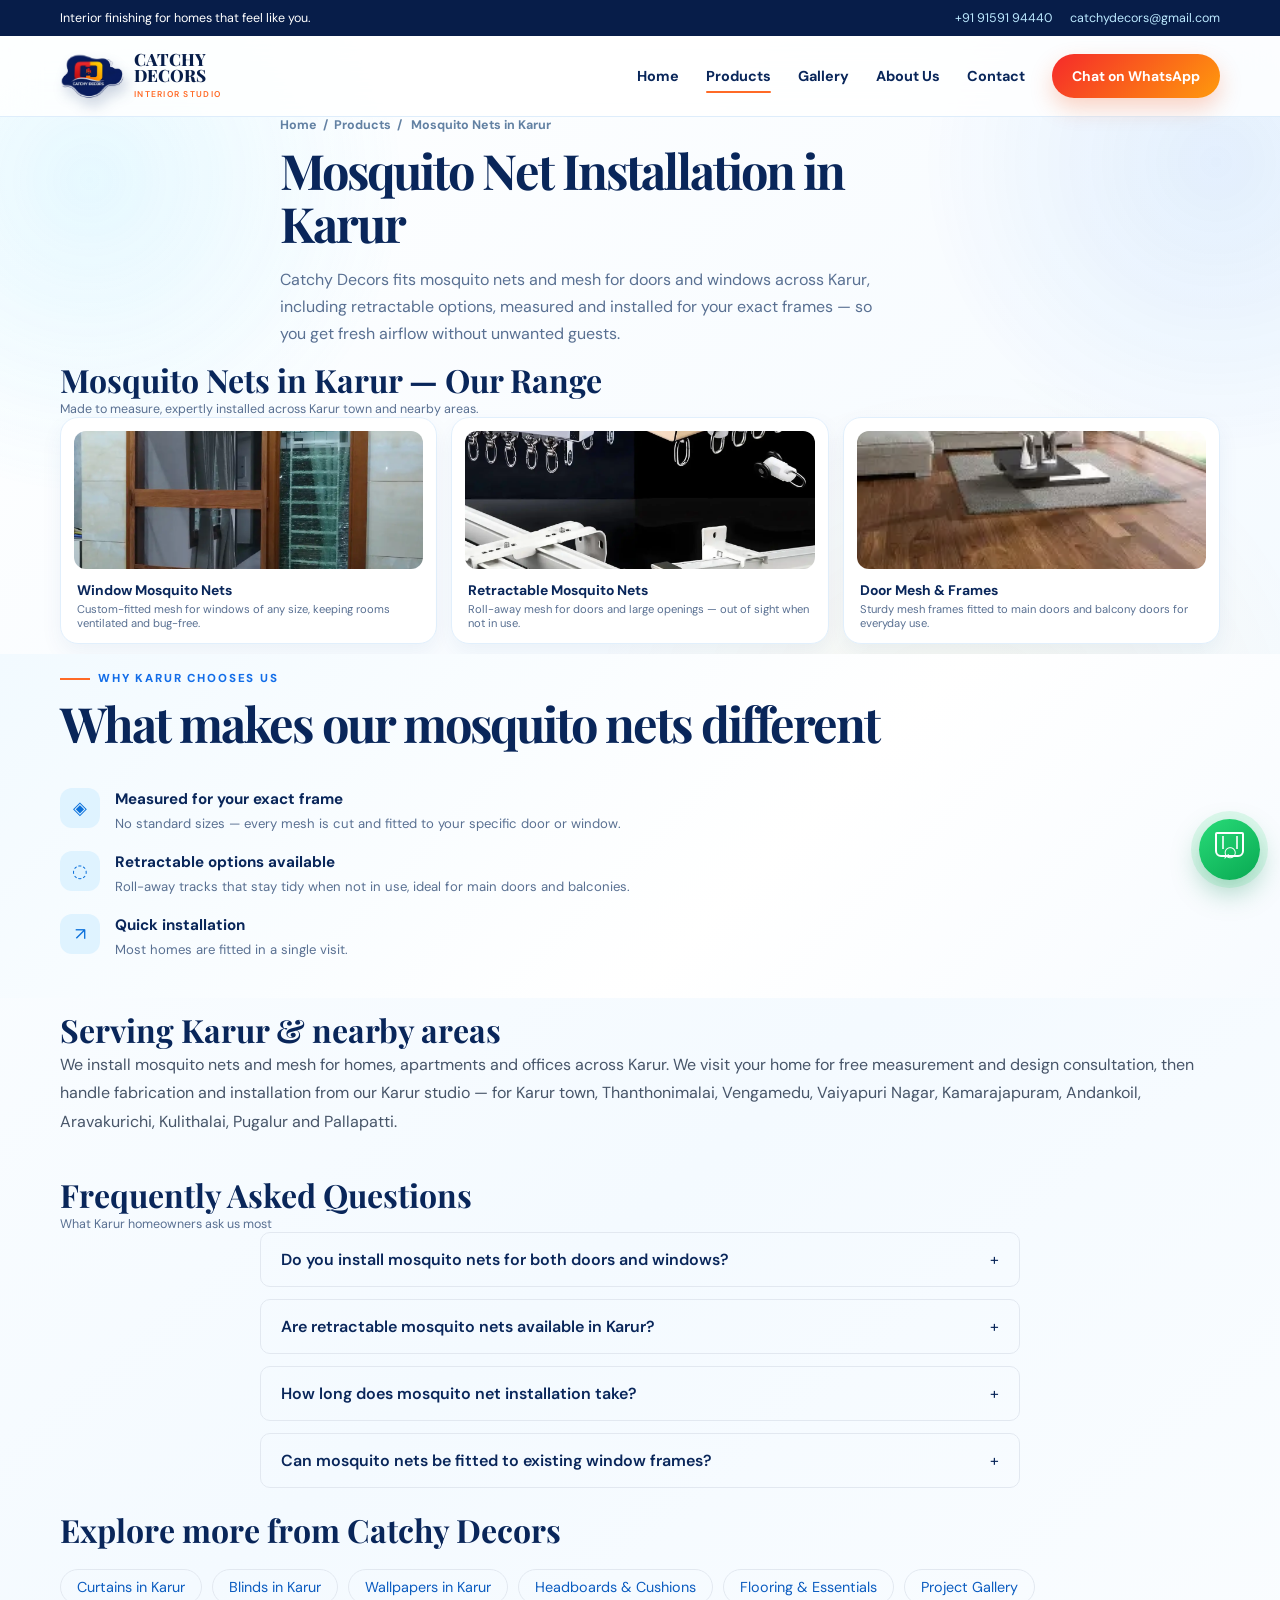
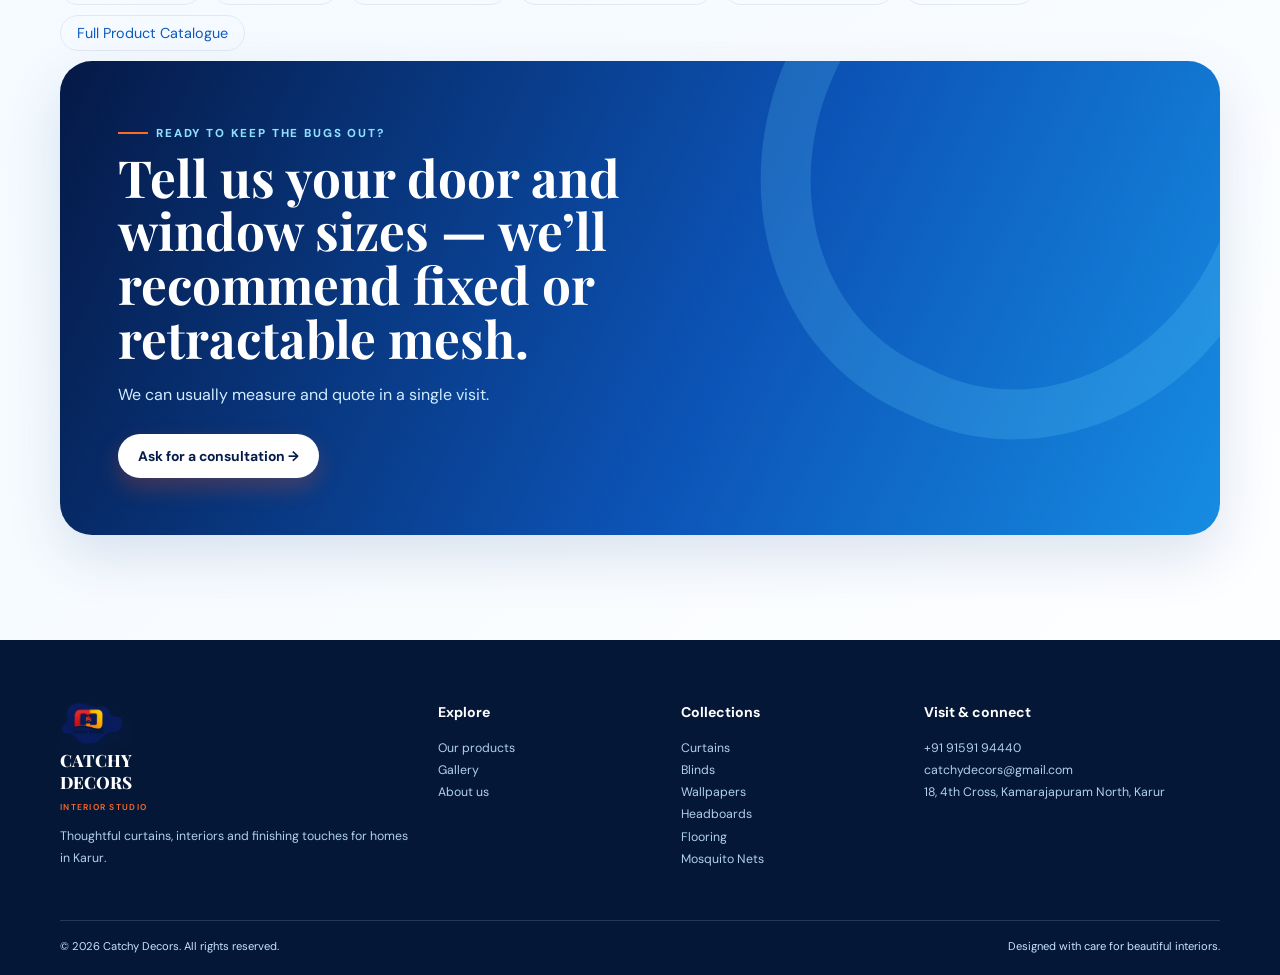
<file: mosquito-nets-karur.html>
<!doctype html>
<html lang="en-IN">

<head>
    <meta charset="utf-8">
    <meta name="viewport" content="width=device-width,initial-scale=1">
    <title>Mosquito Net in Karur | Door & Window Mesh Installation – Catchy Decors</title>
    <meta name="description" content="Mosquito net installation in Karur for doors and windows, including retractable options — measured and fitted by Catchy Decors.">
    <meta name="keywords" content="mosquito net in Karur, mosquito net installation Karur, window mesh Karur, retractable mosquito net Karur, door mesh Karur">
    <meta name="robots" content="index, follow">
    <meta name="theme-color" content="#0b5cc0">
    <link rel="icon" href="assets/catchy-decors-logo.png">
    <link rel="canonical" href="https://www.catchydecors.in/mosquito-nets-karur.html">
    <meta property="og:type" content="website">
    <meta property="og:title" content="Mosquito Net in Karur | Door & Window Mesh Installation – Catchy Decors">
    <meta property="og:description" content="Mosquito net installation in Karur for doors and windows, including retractable options — measured and fitted by Catchy Decors.">
    <meta property="og:url" content="https://www.catchydecors.in/mosquito-nets-karur.html">
    <meta property="og:image" content="https://www.catchydecors.in/assets/mosquito net/mosquito_net_in_karur.webp">
    <meta property="og:image:alt" content="Mosquito Nets in Karur by Catchy Decors in Karur">
    <meta property="og:site_name" content="Catchy Decors">
    <meta property="og:locale" content="en_IN">
    <meta name="twitter:card" content="summary_large_image">
    <meta name="twitter:title" content="Mosquito Net in Karur | Door & Window Mesh Installation – Catchy Decors">
    <meta name="twitter:description" content="Mosquito net installation in Karur for doors and windows, including retractable options — measured and fitted by Catchy Decors.">
    <meta name="twitter:image" content="https://www.catchydecors.in/assets/mosquito net/mosquito_net_in_karur.webp">
    <link rel="stylesheet" href="styles.css">
    <!-- Google tag (gtag.js) -->
<script async src="https://www.googletagmanager.com/gtag/js?id=G-0QS5WVWXM6"></script>
<script>
  window.dataLayer = window.dataLayer || [];
  function gtag(){dataLayer.push(arguments);}
  gtag('js', new Date());

  gtag('config', 'G-0QS5WVWXM6');
</script>
    <script type="application/ld+json">
    {
  "@context": "https://schema.org",
  "@type": "FAQPage",
  "mainEntity": [
    {
      "@type": "Question",
      "name": "Do you install mosquito nets for both doors and windows?",
      "acceptedAnswer": {
        "@type": "Answer",
        "text": "Yes, we fit mosquito nets and mesh for doors and windows, including retractable options, measured and installed for your specific frames."
      }
    },
    {
      "@type": "Question",
      "name": "Are retractable mosquito nets available in Karur?",
      "acceptedAnswer": {
        "@type": "Answer",
        "text": "Yes, we offer roll-away retractable mesh tracks for doors and large openings."
      }
    },
    {
      "@type": "Question",
      "name": "How long does mosquito net installation take?",
      "acceptedAnswer": {
        "@type": "Answer",
        "text": "Most homes are measured and fitted in a single visit."
      }
    },
    {
      "@type": "Question",
      "name": "Can mosquito nets be fitted to existing window frames?",
      "acceptedAnswer": {
        "@type": "Answer",
        "text": "Yes, our nets are custom-measured to fit your existing door and window frames without major alterations."
      }
    }
  ]
}
    </script>
    <script type="application/ld+json">
    {
  "@context": "https://schema.org",
  "@type": "BreadcrumbList",
  "itemListElement": [
    {
      "@type": "ListItem",
      "position": 1,
      "name": "Home",
      "item": "https://www.catchydecors.in/"
    },
    {
      "@type": "ListItem",
      "position": 2,
      "name": "Products",
      "item": "https://www.catchydecors.in/products.html"
    },
    {
      "@type": "ListItem",
      "position": 3,
      "name": "Mosquito Nets in Karur",
      "item": "https://www.catchydecors.in/mosquito-nets-karur.html"
    }
  ]
}
    </script>
    <style>
        .faq-list { max-width: 760px; margin: 0 auto; display: flex; flex-direction: column; gap: 12px; }
        .faq-item { border: 1px solid #e2e8f0; border-radius: 10px; padding: 16px 20px; }
        .faq-item summary { cursor: pointer; font-weight: 600; list-style: none; }
        .faq-item summary::-webkit-details-marker { display: none; }
        .faq-item summary::after { content: "+"; float: right; font-weight: 400; }
        .faq-item[open] summary::after { content: "–"; }
        .faq-item p { margin: 12px 0 0; color: #475569; }
        .related-links { display:flex; flex-wrap:wrap; gap:10px; margin-top:18px; }
        .related-links a { border:1px solid #e2e8f0; border-radius:999px; padding:8px 16px; font-size:.9rem; color:#0b5cc0; text-decoration:none; }
        .related-links a:hover { background:#f0f7ff; }
        .areas-served { color:#475569; line-height:1.8; }
    </style>
    <script type="application/ld+json">{"@context": "https://schema.org", "@type": "BreadcrumbList", "itemListElement": [{"@type": "ListItem", "position": 1, "name": "Home", "item": "https://www.catchydecors.in/"}, {"@type": "ListItem", "position": 2, "name": "Products", "item": "https://www.catchydecors.in/products.html"}, {"@type": "ListItem", "position": 3, "name": "Mosquito Net Installation", "item": "https://www.catchydecors.in/mosquito-nets-karur.html"}]}</script>
    <script type="application/ld+json">{"@context": "https://schema.org", "@type": "Service", "serviceType": "Mosquito Net Installation", "name": "Mosquito Net Installation in Karur | Catchy Decors", "description": "Door and window mosquito mesh installation for homes in Karur.", "provider": {"@type": "HomeGoodsStore", "name": "Catchy Decors", "telephone": "+91-91591-94440", "url": "https://www.catchydecors.in/", "address": {"@type": "PostalAddress", "streetAddress": "18, 4th Cross, Kamarajapuram North", "addressLocality": "Karur", "postalCode": "639002", "addressRegion": "Tamil Nadu", "addressCountry": "IN"}}, "areaServed": {"@type": "City", "name": "Karur"}, "url": "https://www.catchydecors.in/mosquito-nets-karur.html"}</script>
    <script type="application/ld+json">{"@context": "https://schema.org", "@type": "FAQPage", "mainEntity": [{"@type": "Question", "name": "Do you install mosquito nets for both doors and windows?", "acceptedAnswer": {"@type": "Answer", "text": "Yes, we fit mosquito nets and mesh for doors and windows, including retractable options, measured and installed for your specific frames."}}, {"@type": "Question", "name": "Are retractable mosquito nets available in Karur?", "acceptedAnswer": {"@type": "Answer", "text": "Yes, we offer roll-away retractable mesh tracks for doors and large openings."}}, {"@type": "Question", "name": "How long does mosquito net installation take?", "acceptedAnswer": {"@type": "Answer", "text": "Most homes are measured and fitted in a single visit."}}, {"@type": "Question", "name": "Can mosquito nets be fitted to existing window frames?", "acceptedAnswer": {"@type": "Answer", "text": "Yes, our nets are custom-measured to fit your existing door and window frames without major alterations."}}]}</script>
</head>
<body>
    <a class="skip" href="#main">Skip to content</a>
    <div class="topline">
        <div class="container"><span>Interior finishing for homes that feel like you.</span>
            <div class="mini-links"><a href="tel:+919159194440">+91 91591 94440</a><a
                    href="mailto:catchydecors@gmail.com">catchydecors@gmail.com</a></div>
        </div>
    </div>
    <header class="site-header">
        <nav class="nav container"><a class="brand" href="index.html" aria-label="Catchy Decors home"><span
                    class="logo-wrap"><img class="brand-logo" src="assets/catchy-decors-logo.png"
                        alt="Catchy Decors logo" width="400" height="278" loading="eager"></span><span class="brand-name">CATCHY<br>DECORS<small>INTERIOR
                        STUDIO</small></span></a><button class="menu-toggle" aria-label="Open navigation"
                aria-expanded="false">☰</button>
            <div class="navlinks"><a href="index.html">Home</a><a class="active" href="products.html">Products</a><a
                    href="gallery.html">Gallery</a><a href="about.html">About Us</a><a href="contact.html">Contact</a><a
                    class="nav-cta"
                    href="https://wa.me/919159194440?text=Hello%20Catchy%20Decors%2C%20I%20would%20like%20an%20interior%20consultation."
                    target="_blank" rel="noopener">Chat on WhatsApp</a></div>
        </nav>
    </header>
    <main id="main">
        <section class="page-hero">
            <div class="container page-intro">
                <div class="breadcrumb"><a href="index.html">Home</a><span>/</span><a href="products.html">Products</a><span>/</span> Mosquito Nets in Karur</div>
                <h1>Mosquito Net Installation in Karur</h1>
                <p>Catchy Decors fits mosquito nets and mesh for doors and windows across Karur, including retractable options, measured and installed for your exact frames — so you get fresh airflow without unwanted guests.</p>
            </div>
        </section>
        <section class="section container">
            <div class="category-title">
                <h2>Mosquito Nets in Karur — Our Range</h2>
                <p>Made to measure, expertly installed across Karur town and nearby areas.</p>
            </div>
            <div class="subproduct-grid">
                <article class="subproduct"><img src="assets/mosquito net/mosquito_net_in_karur.webp" alt="Mosquito net window in Karur" width="1080" height="1440" loading="lazy">
                    <h3>Window Mosquito Nets</h3>
                    <p>Custom-fitted mesh for windows of any size, keeping rooms ventilated and bug-free.</p>
                </article>
                <article class="subproduct"><img src="assets/curtain-channel.webp" alt="Retractable mosquito net track in Karur" width="1200" height="1200" loading="lazy">
                    <h3>Retractable Mosquito Nets</h3>
                    <p>Roll-away mesh for doors and large openings — out of sight when not in use.</p>
                </article>
                <article class="subproduct"><img src="assets/floor mat/floor_mate_in_karur.webp" alt="Door mesh installation in Karur" width="250" height="250" loading="lazy">
                    <h3>Door Mesh & Frames</h3>
                    <p>Sturdy mesh frames fitted to main doors and balcony doors for everyday use.</p>
                </article>
            </div>
        </section>
        <section class="section tint">
            <div class="container">
                <div class="section-heading">
                    <div><span class="eyebrow">Why Karur chooses us</span>
                        <h2>What makes our mosquito nets different</h2>
                    </div>
                </div>
                <div class="benefits">
                        <div class="benefit"><span class="benefit-icon">◈</span>
                            <div>
                                <h3>Measured for your exact frame</h3>
                                <p>No standard sizes — every mesh is cut and fitted to your specific door or window.</p>
                            </div>
                        </div>
                        <div class="benefit"><span class="benefit-icon">◌</span>
                            <div>
                                <h3>Retractable options available</h3>
                                <p>Roll-away tracks that stay tidy when not in use, ideal for main doors and balconies.</p>
                            </div>
                        </div>
                        <div class="benefit"><span class="benefit-icon">↗</span>
                            <div>
                                <h3>Quick installation</h3>
                                <p>Most homes are fitted in a single visit.</p>
                            </div>
                        </div>
                </div>
            </div>
        </section>
        <section class="section container">
            <div class="category-title">
                <h2>Serving Karur & nearby areas</h2>
            </div>
            <p class="areas-served">We install mosquito nets and mesh for homes, apartments and offices across Karur. We visit your home for free measurement and design consultation, then handle fabrication and installation from our Karur studio — for Karur town, Thanthonimalai, Vengamedu, Vaiyapuri Nagar, Kamarajapuram, Andankoil, Aravakurichi, Kulithalai, Pugalur and Pallapatti.</p>
        </section>
        <section class="section container" id="faq">
            <div class="category-title">
                <h2>Frequently Asked Questions</h2>
                <p>What Karur homeowners ask us most</p>
            </div>
            <div class="faq-list">
                <details class="faq-item">
                    <summary>Do you install mosquito nets for both doors and windows?</summary>
                    <p>Yes, we fit mosquito nets and mesh for doors and windows, including retractable options, measured and installed for your specific frames.</p>
                </details>
                <details class="faq-item">
                    <summary>Are retractable mosquito nets available in Karur?</summary>
                    <p>Yes, we offer roll-away retractable mesh tracks for doors and large openings.</p>
                </details>
                <details class="faq-item">
                    <summary>How long does mosquito net installation take?</summary>
                    <p>Most homes are measured and fitted in a single visit.</p>
                </details>
                <details class="faq-item">
                    <summary>Can mosquito nets be fitted to existing window frames?</summary>
                    <p>Yes, our nets are custom-measured to fit your existing door and window frames without major alterations.</p>
                </details>
            </div>
        </section>
        <section class="section container">
            <div class="category-title">
                <h2>Explore more from Catchy Decors</h2>
            </div>
            <div class="related-links"><a href="curtains-karur.html">Curtains in Karur</a><a href="blinds-karur.html">Blinds in Karur</a><a href="wallpapers-karur.html">Wallpapers in Karur</a><a href="headboards-karur.html">Headboards & Cushions</a><a href="flooring-karur.html">Flooring & Essentials</a><a href="gallery.html">Project Gallery</a><a href="products.html">Full Product Catalogue</a></div>
        </section>
        <section class="container">
            <div class="cta-band"><span class="eyebrow" style="color:#8ee1ff">Ready to keep the bugs out?</span>
                <h2>Tell us your door and window sizes — we’ll recommend fixed or retractable mesh.</h2>
                <p>We can usually measure and quote in a single visit.</p><a class="button" href="contact.html">Ask for a consultation →</a>
            </div>
        </section>
    </main>
    <footer class="footer">
        <div class="container footer-grid">
            <div><a class="brand" href="index.html"><span class="logo-wrap"><img class="brand-logo"
                            src="assets/catchy-decors-logo.png" alt="Catchy Decors" width="400" height="278" loading="eager"></span><span
                        class="brand-name">CATCHY<br>DECORS<small>INTERIOR STUDIO</small></span></a>
                <p>Thoughtful curtains, interiors and finishing touches for homes in Karur.</p>
            </div>
            <div>
                <h3>Explore</h3><a href="products.html">Our products</a><a href="gallery.html">Gallery</a><a
                    href="about.html">About us</a>
            </div>
            <div>
                <h3>Collections</h3><a href="curtains-karur.html">Curtains</a><a href="blinds-karur.html">Blinds</a><a href="wallpapers-karur.html">Wallpapers</a><a href="headboards-karur.html">Headboards</a><a href="flooring-karur.html">Flooring</a><a href="mosquito-nets-karur.html">Mosquito Nets</a>
            </div>
            <div>
                <h3>Visit & connect</h3><a href="tel:+919159194440">+91 91591 94440</a><a
                    href="mailto:catchydecors@gmail.com">catchydecors@gmail.com</a><a
                    href="https://maps.app.goo.gl/fPRfcHDb8hCTFFmR6" target="_blank" rel="noopener">18, 4th Cross,
                    Kamarajapuram North, Karur</a>
            </div>
        </div>
        <div class="container footer-bottom"><span>© 2026 Catchy Decors. All rights reserved.</span><span>Designed with
                care for beautiful interiors.</span></div>
    </footer><a class="whatsapp"
        href="https://wa.me/919159194440?text=Hello%20Catchy%20Decors%2C%20I%20would%20like%20to%20know%20more."
        target="_blank" rel="noopener" aria-label="Chat with Catchy Decors on WhatsApp">⌕</a>
    <script src="script.js"></script>
</body>

</html>
</file>
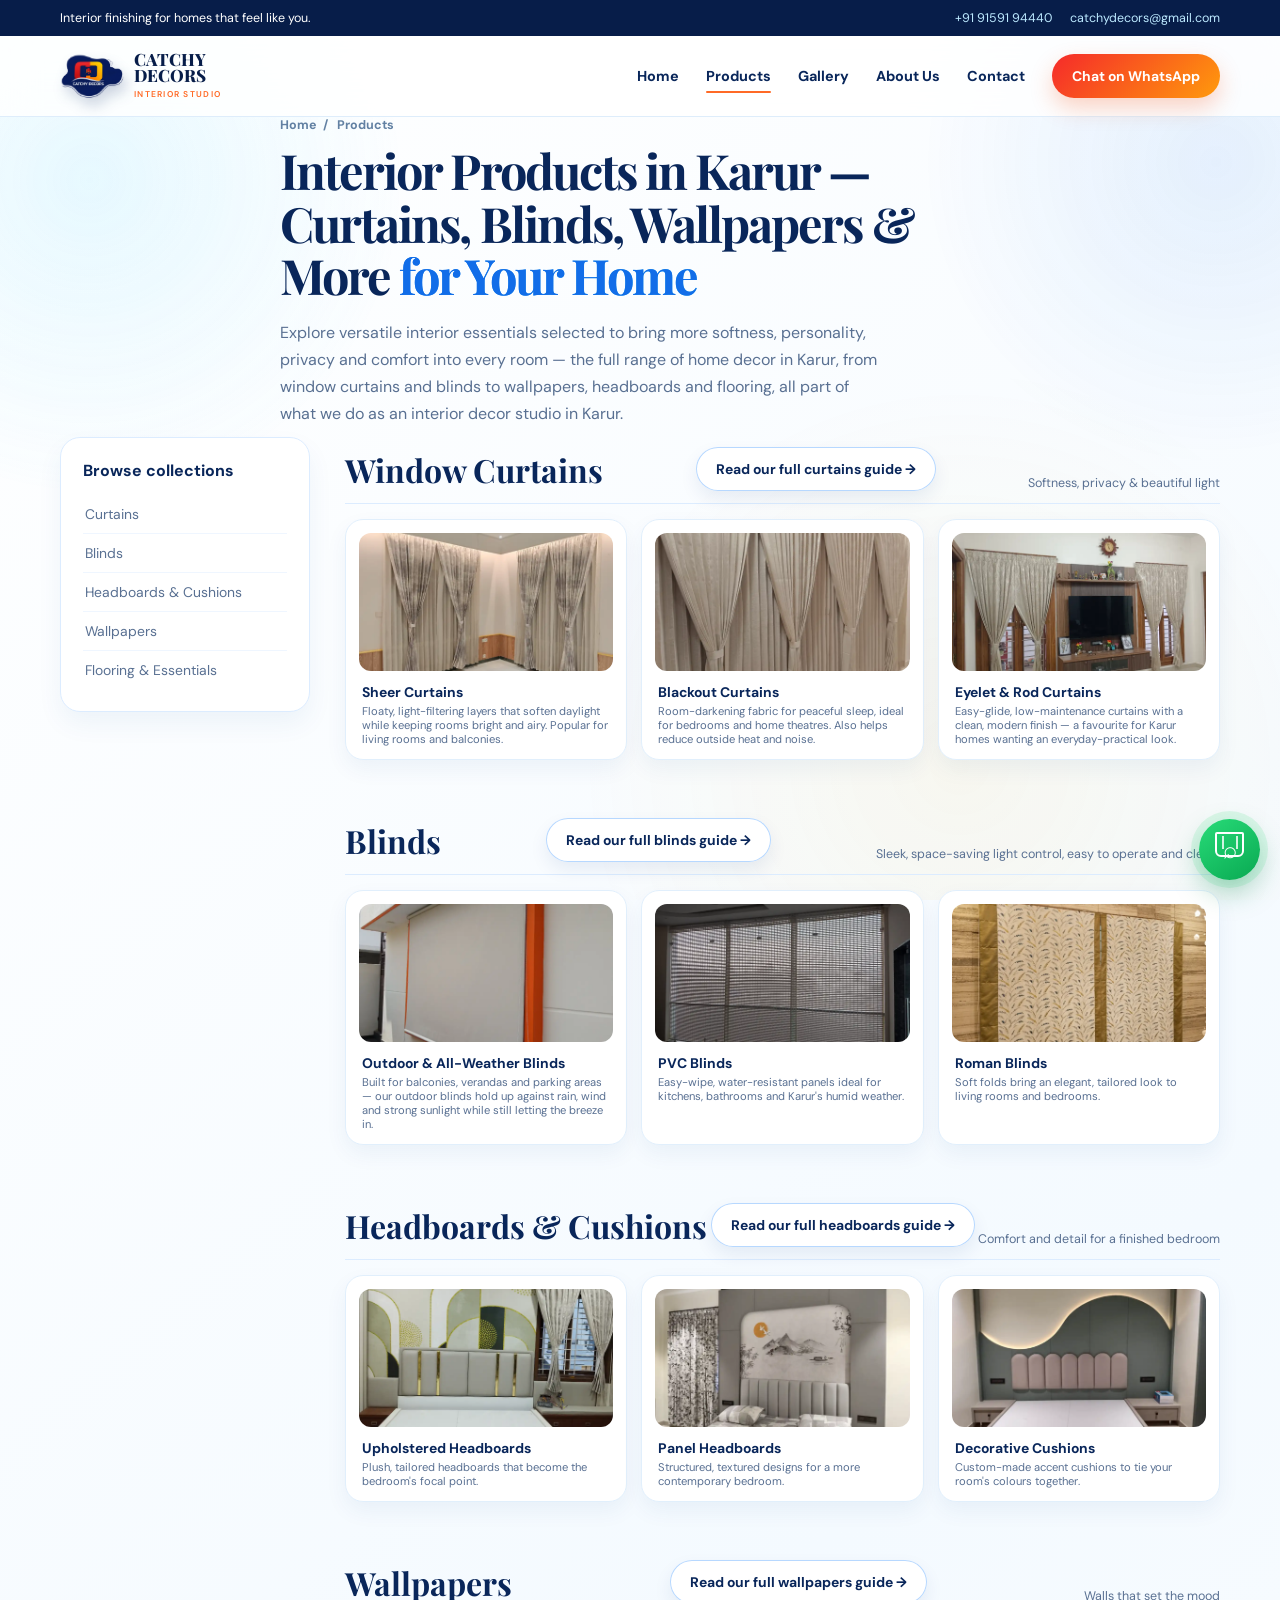
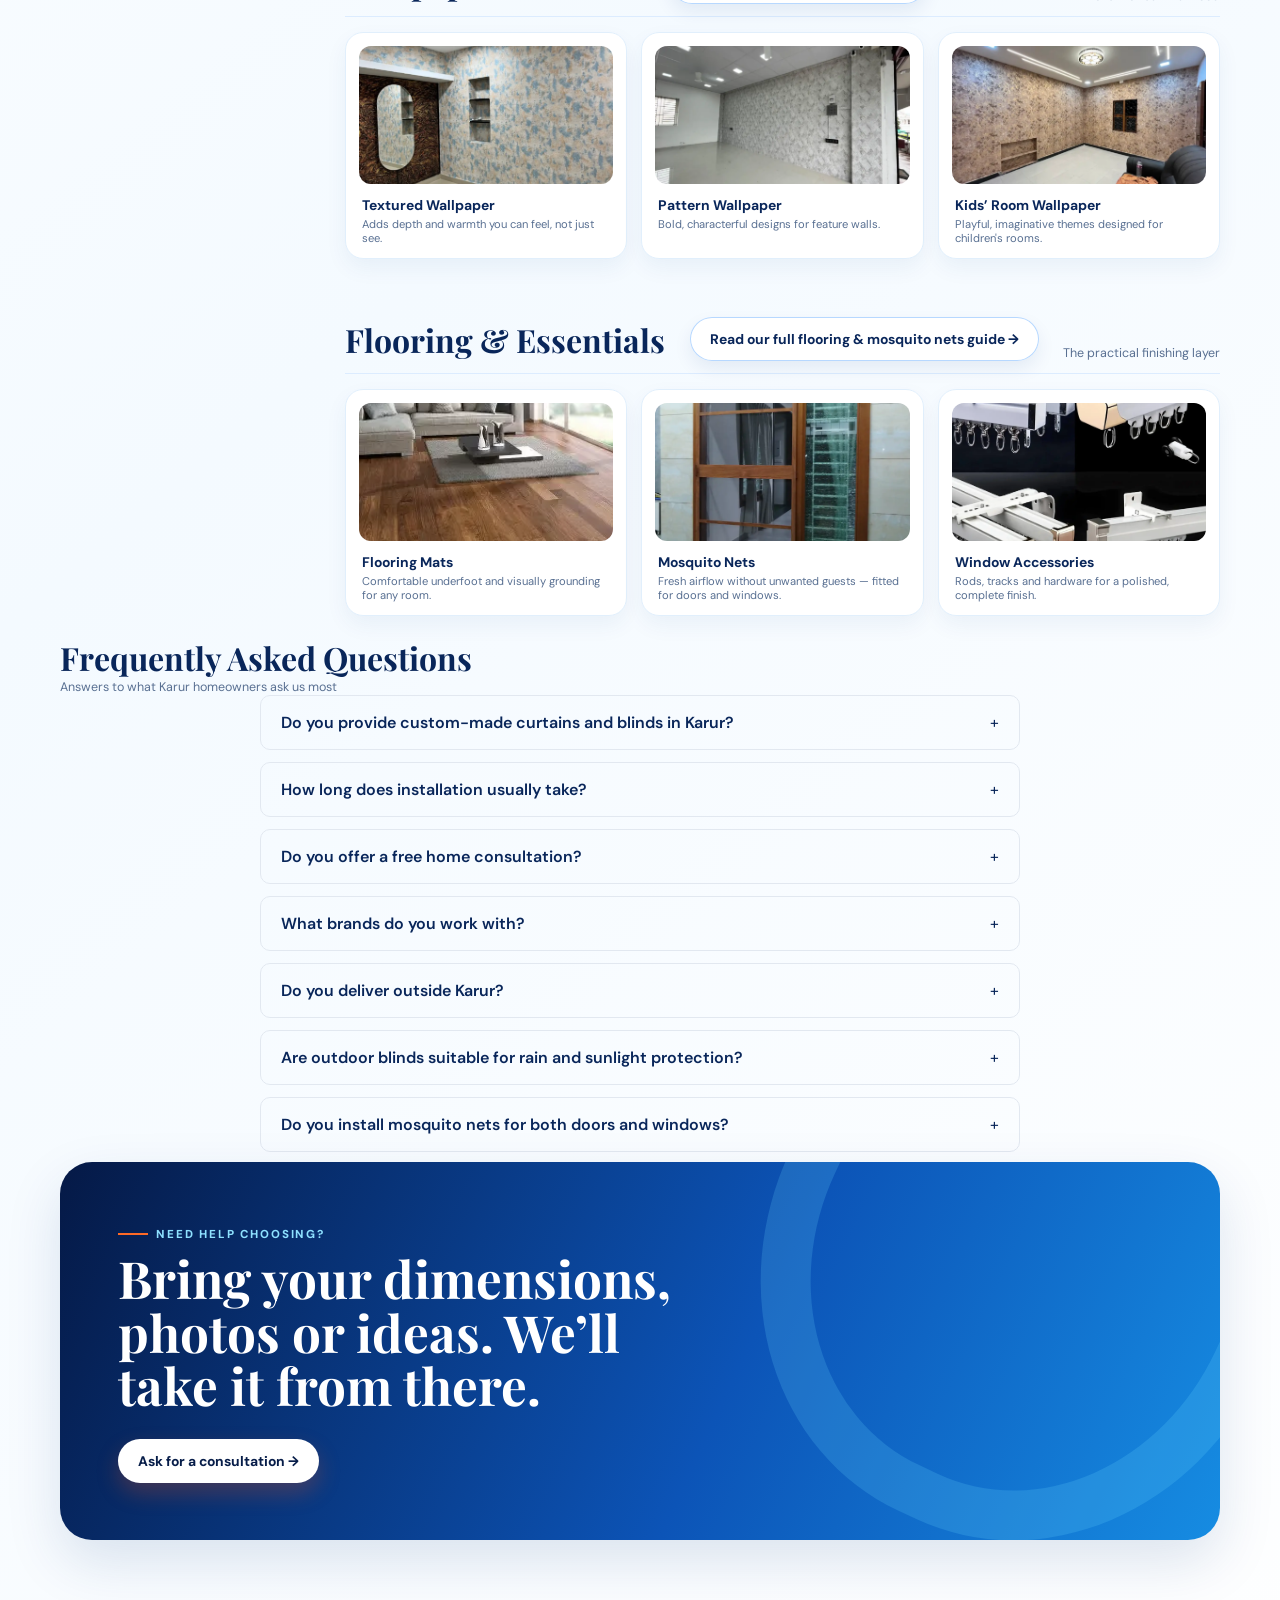
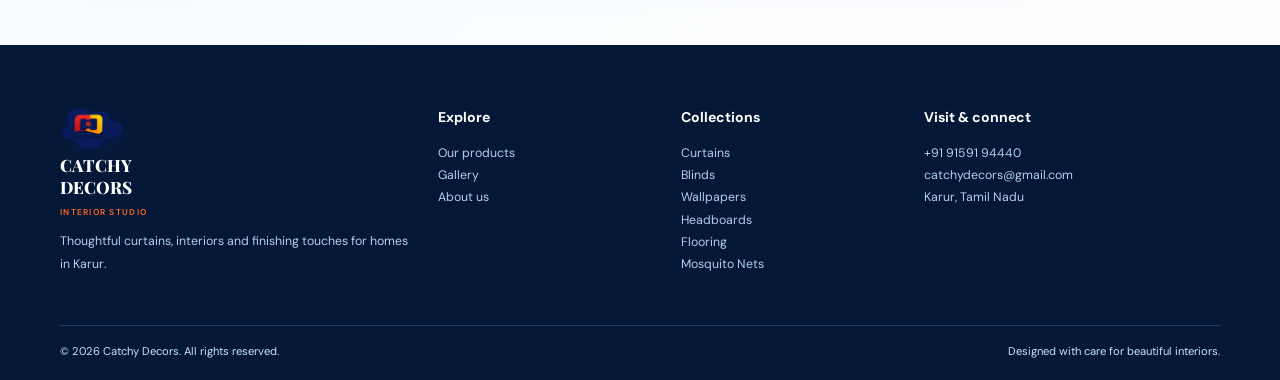
<file: products.html>
<!doctype html>
<html lang="en-IN">

<head>
    <meta charset="utf-8">
    <meta name="viewport" content="width=device-width,initial-scale=1">
    <title>Curtains, Blinds, Outdoor Blinds & Wallpapers in Karur | Catchy Decors</title>
    <meta name="description"
        content="Shop custom curtains, blinds, outdoor blinds, headboards, wallpapers, flooring mats & mosquito nets in Karur. Made-to-measure, expertly installed. View our full collection.">
    <meta name="keywords"
        content="curtain shop Karur, window curtains Karur, blinds Karur, outdoor blinds Karur, headboard, cushions, wallpaper shop Karur, flooring mat, mosquito net Karur">
    <meta name="robots" content="index, follow">
    <meta name="theme-color" content="#0b5cc0">
    <link rel="icon" href="assets/catchy-decors-logo.png">
    <link rel="canonical" href="https://www.catchydecors.in/products.html">
    <meta property="og:type" content="website">
    <meta property="og:title" content="Curtains, Blinds, Outdoor Blinds & Wallpapers in Karur | Catchy Decors">
    <meta property="og:description" content="Shop custom curtains, blinds, outdoor blinds, headboards, wallpapers, flooring mats & mosquito nets in Karur. Made-to-measure, expertly installed.">
    <meta property="og:url" content="https://www.catchydecors.in/products.html">
    <meta property="og:image" content="https://www.catchydecors.in/assets/karur_curtains.png">
    <meta property="og:image:alt" content="Catchy Decors product collection in Karur">
    <meta property="og:site_name" content="Catchy Decors">
    <meta property="og:locale" content="en_IN">
    <meta name="twitter:card" content="summary_large_image">
    <meta name="twitter:title" content="Curtains, Blinds, Outdoor Blinds & Wallpapers in Karur | Catchy Decors">
    <meta name="twitter:description" content="Shop custom curtains, blinds, outdoor blinds, headboards, wallpapers, flooring mats & mosquito nets in Karur.">
    <meta name="twitter:image" content="https://www.catchydecors.in/assets/karur_curtains.png">
    <link rel="stylesheet" href="styles.css">
    <!-- Google tag (gtag.js) -->
<script async src="https://www.googletagmanager.com/gtag/js?id=G-0QS5WVWXM6"></script>
<script>
  window.dataLayer = window.dataLayer || [];
  function gtag(){dataLayer.push(arguments);}
  gtag('js', new Date());

  gtag('config', 'G-0QS5WVWXM6');
</script>
    <script type="application/ld+json">
    {
      "@context": "https://schema.org",
      "@type": "FAQPage",
      "mainEntity": [
        {
          "@type": "Question",
          "name": "Do you provide custom-made curtains and blinds in Karur?",
          "acceptedAnswer": {
            "@type": "Answer",
            "text": "Yes. Every curtain and blind at Catchy Decors is made to measure for your specific windows, with professional installation included."
          }
        },
        {
          "@type": "Question",
          "name": "How long does installation usually take?",
          "acceptedAnswer": {
            "@type": "Answer",
            "text": "Most homes are measured, fitted and installed within a few days of finalising your design, depending on the scope of the project."
          }
        },
        {
          "@type": "Question",
          "name": "Do you offer a free home consultation?",
          "acceptedAnswer": {
            "@type": "Answer",
            "text": "Yes — we offer free visits to your home in Karur to help you choose fabrics, colours and styles that suit your space and budget."
          }
        },
        {
          "@type": "Question",
          "name": "What brands do you work with?",
          "acceptedAnswer": {
            "@type": "Answer",
            "text": "We partner with trusted names including D'Decor, GM Enterprises, Asian Paints, AD Blinds, Livin Blinds and Excel Wallpaper, among others."
          }
        },
        {
          "@type": "Question",
          "name": "Do you deliver outside Karur?",
          "acceptedAnswer": {
            "@type": "Answer",
            "text": "Please contact us directly on WhatsApp or phone to check service availability for your specific location."
          }
        },
        {
          "@type": "Question",
          "name": "Are outdoor blinds suitable for rain and sunlight protection?",
          "acceptedAnswer": {
            "@type": "Answer",
            "text": "Yes. Our outdoor and all-weather blinds are designed to hold up against rain, wind and strong sunlight, making them a popular choice for balconies, parking areas and open verandas in Karur."
          }
        },
        {
          "@type": "Question",
          "name": "Do you install mosquito nets for both doors and windows?",
          "acceptedAnswer": {
            "@type": "Answer",
            "text": "Yes, we fit mosquito nets and mesh for doors and windows, including retractable options, measured and installed for your specific frames."
          }
        }
      ]
    }
    </script>
    <script type="application/ld+json">
    {
      "@context": "https://schema.org",
      "@type": "BreadcrumbList",
      "itemListElement": [
        {"@type": "ListItem", "position": 1, "name": "Home", "item": "https://www.catchydecors.in/"},
        {"@type": "ListItem", "position": 2, "name": "Products", "item": "https://www.catchydecors.in/products.html"}
      ]
    }
    </script>
    <style>
        .faq-list { max-width: 760px; margin: 0 auto; display: flex; flex-direction: column; gap: 12px; }
        .faq-item { border: 1px solid #e2e8f0; border-radius: 10px; padding: 16px 20px; }
        .faq-item summary { cursor: pointer; font-weight: 600; list-style: none; }
        .faq-item summary::-webkit-details-marker { display: none; }
        .faq-item summary::after { content: "+"; float: right; font-weight: 400; }
        .faq-item[open] summary::after { content: "–"; }
        .faq-item p { margin: 12px 0 0; color: #475569; }
    </style>
    <script type="application/ld+json">{"@context": "https://schema.org", "@type": "BreadcrumbList", "itemListElement": [{"@type": "ListItem", "position": 1, "name": "Home", "item": "https://www.catchydecors.in/"}, {"@type": "ListItem", "position": 2, "name": "Products", "item": "https://www.catchydecors.in/products.html"}]}</script>
</head>

<body>
    <div class="topline">
        <div class="container"><span>Interior finishing for homes that feel like you.</span>
            <div class="mini-links"><a href="tel:+919159194440">+91 91591 94440</a><a
                    href="mailto:catchydecors@gmail.com">catchydecors@gmail.com</a></div>
        </div>
    </div>
    <header class="site-header">
        <nav class="nav container"><a class="brand" href="index.html"><span class="logo-wrap"><img class="brand-logo"
                        src="assets/catchy-decors-logo.png" alt="Catchy Decors logo" width="400" height="278" loading="eager"></span><span
                    class="brand-name">CATCHY<br>DECORS<small>INTERIOR STUDIO</small></span></a><button
                class="menu-toggle" aria-label="Open navigation" aria-expanded="false">☰</button>
            <div class="navlinks"><a href="index.html">Home</a><a class="active" href="products.html">Products</a><a
                    href="gallery.html">Gallery</a><a href="about.html">About Us</a><a href="contact.html">Contact</a><a
                    class="nav-cta" href="https://wa.me/919159194440" target="_blank" rel="noopener">Chat on
                    WhatsApp</a></div>
        </nav>
    </header>
    <main>
        <section class="page-hero">
            <div class="container page-intro">
                <div class="breadcrumb"><a href="index.html">Home</a><span>/</span> Products</div>
                <h1>Interior Products in Karur — Curtains, Blinds, Wallpapers & More <em style="font-style:normal;color:#126de8">for Your Home</em></h1>
                <p>Explore versatile interior essentials selected to bring more softness, personality, privacy and
                    comfort into every room — the full range of home decor in Karur, from window curtains
                    and blinds to wallpapers, headboards and flooring, all part of what we do as an
                    interior decor studio in Karur.</p>
            </div>
        </section>
        <section class="section container">
            <div class="products-layout">
                <aside class="product-filter">
                    <h3>Browse collections</h3><a href="#curtains">Curtains</a><a href="#blinds">Blinds</a><a
                        href="#headboards">Headboards & Cushions</a><a href="#wallpapers">Wallpapers</a><a
                        href="#flooring">Flooring & Essentials</a>
                </aside>
                <div class="product-list">
                    <section class="product-category" id="curtains">
                        <div class="category-title">
                            <h2>Window Curtains</h2><a class="button secondary" style="margin-top:10px;display:inline-block" href="curtains-karur.html">Read our full curtains guide →</a>
                            <p>Softness, privacy & beautiful light</p>
                        </div>
                        <div class="subproduct-grid">
                            <article class="subproduct"><img
                                    src="assets/curtains/luxury_feel_curtains_in_karur.webp"
                                    alt="Sheer curtains" width="1080" height="1440" loading="lazy">
                                <h3>Sheer Curtains</h3>
                                <p>Floaty, light-filtering layers that soften daylight while keeping rooms bright and airy. Popular for living rooms and balconies.</p>
                            </article>
                            <article class="subproduct"><img
                                    src="assets/curtains/best_window_curtain_in_karur.webp"
                                    alt="Blackout curtains" width="1080" height="1440" loading="lazy">
                                <h3>Blackout Curtains</h3>
                                <p>Room-darkening fabric for peaceful sleep, ideal for bedrooms and home theatres. Also helps reduce outside heat and noise.</p>
                            </article>
                            <article class="subproduct"><img
                                    src="assets/curtains/long_curtain_in_karur.webp"
                                    alt="Eyelet curtains" width="1080" height="1440" loading="lazy">
                                <h3>Eyelet & Rod Curtains</h3>
                                <p>Easy-glide, low-maintenance curtains with a clean, modern finish — a favourite for Karur homes wanting an everyday-practical look.</p>
                            </article>
                        </div>
                    </section>
                    <section class="product-category" id="blinds">
                        <div class="category-title">
                            <h2>Blinds</h2><a class="button secondary" style="margin-top:10px;display:inline-block" href="blinds-karur.html">Read our full blinds guide →</a>
                            <p>Sleek, space-saving light control, easy to operate and clean.</p>
                        </div>
                        <div class="subproduct-grid">
                            <article class="subproduct"><img
                                    src="assets/blinds/outer _blind_or_all weather_blinds_karur.webp"
                                    alt="Outdoor all-weather blinds installed on a Karur balcony" width="1080" height="1440" loading="lazy">
                                <h3>Outdoor & All-Weather Blinds</h3>
                                <p>Built for balconies, verandas and parking areas — our outdoor blinds hold up against rain, wind and strong sunlight while still letting the breeze in.</p>
                            </article>
                            <article class="subproduct"><img
                                    src="assets/blinds/best_pvc_blinds_karur.webp"
                                    alt="PVC blinds" width="1080" height="1440" loading="lazy">
                                <h3>PVC Blinds</h3>
                                <p>Easy-wipe, water-resistant panels ideal for kitchens, bathrooms and Karur's humid weather.</p>
                            </article>
                            <article class="subproduct"><img
                                    src="assets/blinds/roman_blind_karur.webp"
                                    alt="Roman blinds" width="1080" height="1440" loading="lazy">
                                <h3>Roman Blinds</h3>
                                <p>Soft folds bring an elegant, tailored look to living rooms and bedrooms.</p>
                            </article>
                        </div>
                    </section>
                    <section class="product-category" id="headboards">
                        <div class="category-title">
                            <h2>Headboards & Cushions</h2><a class="button secondary" style="margin-top:10px;display:inline-block" href="headboards-karur.html">Read our full headboards guide →</a>
                            <p>Comfort and detail for a finished bedroom</p>
                        </div>
                        <div class="subproduct-grid">
                            <article class="subproduct"><img
                                    src="assets/headboard/best_head_board_in_karur.webp"
                                    alt="Upholstered headboard" width="1080" height="1440" loading="lazy">
                                <h3>Upholstered Headboards</h3>
                                <p>Plush, tailored headboards that become the bedroom's focal point.</p>
                            </article>
                            <article class="subproduct"><img
                                    src="assets/headboard/classic_head_board_in_karur.webp"
                                    alt="Panel headboard" width="1080" height="1440" loading="lazy">
                                <h3>Panel Headboards</h3>
                                <p>Structured, textured designs for a more contemporary bedroom.</p>
                            </article>
                            <article class="subproduct"><img
                                    src="assets/headboard/head_board_karur_curtains.webp"
                                    alt="Decorative cushions" width="1080" height="1440" loading="lazy">
                                <h3>Decorative Cushions</h3>
                                <p>Custom-made accent cushions to tie your room's colours together.</p>
                            </article>
                        </div>
                    </section>
                    <section class="product-category" id="wallpapers">
                        <div class="category-title">
                            <h2>Wallpapers</h2><a class="button secondary" style="margin-top:10px;display:inline-block" href="wallpapers-karur.html">Read our full wallpapers guide →</a>
                            <p>Walls that set the mood</p>
                        </div>
                        <div class="subproduct-grid">
                            <article class="subproduct"><img
                                    src="assets/wallpaper/customize_wallpaper.webp"
                                    alt="Textured wallpaper" width="1080" height="1440" loading="lazy">
                                <h3>Textured Wallpaper</h3>
                                <p>Adds depth and warmth you can feel, not just see.</p>
                            </article>
                            <article class="subproduct"><img
                                    src="assets/wallpaper/feel_good_wallpaper_in_karur.webp"
                                    alt="Pattern wallpaper" width="1080" height="1440" loading="lazy">
                                <h3>Pattern Wallpaper</h3>
                                <p>Bold, characterful designs for feature walls.</p>
                            </article>
                            <article class="subproduct"><img
                                    src="assets/wallpaper/plain_wallpaper_in_karur.webp"
                                    alt="Kids wallpaper" width="1080" height="1440" loading="lazy">
                                <h3>Kids’ Room Wallpaper</h3>
                                <p>Playful, imaginative themes designed for children's rooms.</p>
                            </article>
                        </div>
                    </section>
                    <section class="product-category" id="flooring">
                        <div class="category-title">
                            <h2>Flooring & Essentials</h2><a class="button secondary" style="margin-top:10px;display:inline-block" href="flooring-karur.html">Read our full flooring & mosquito nets guide →</a>
                            <p>The practical finishing layer</p>
                        </div>
                        <div class="subproduct-grid">
                            <article class="subproduct"><img
                                    src="assets/floor mat/floor_mate_in_karur.webp"
                                    alt="Flooring mat" width="250" height="250" loading="lazy">
                                <h3>Flooring Mats</h3>
                                <p>Comfortable underfoot and visually grounding for any room.</p>
                            </article>
                            <article class="subproduct"><img
                                    src="assets/mosquito net/mosquito_net_in_karur.webp"
                                    alt="Mosquito net window" width="1080" height="1440" loading="lazy">
                                <h3>Mosquito Nets</h3>
                                <p>Fresh airflow without unwanted guests — fitted for doors and windows.</p>
                            </article>
                            <article class="subproduct"><img
                                    src="assets/curtain-channel.webp"
                                    alt="Window accessories" width="1200" height="1200" loading="lazy">
                                <h3>Window Accessories</h3>
                                <p>Rods, tracks and hardware for a polished, complete finish.</p>
                            </article>
                        </div>
                    </section>
                </div>
            </div>
        </section>
        <section class="section container" id="faq">
            <div class="category-title">
                <h2>Frequently Asked Questions</h2>
                <p>Answers to what Karur homeowners ask us most</p>
            </div>
            <div class="faq-list">
                <details class="faq-item">
                    <summary>Do you provide custom-made curtains and blinds in Karur?</summary>
                    <p>Yes. Every curtain and blind at Catchy Decors is made to measure for your specific windows, with professional installation included.</p>
                </details>
                <details class="faq-item">
                    <summary>How long does installation usually take?</summary>
                    <p>Most homes are measured, fitted and installed within a few days of finalising your design, depending on the scope of the project.</p>
                </details>
                <details class="faq-item">
                    <summary>Do you offer a free home consultation?</summary>
                    <p>Yes — we offer free visits to your home in Karur to help you choose fabrics, colours and styles that suit your space and budget.</p>
                </details>
                <details class="faq-item">
                    <summary>What brands do you work with?</summary>
                    <p>We partner with trusted names including D'Decor, GM Enterprises, Asian Paints, AD Blinds, Livin Blinds and Excel Wallpaper, among others.</p>
                </details>
                <details class="faq-item">
                    <summary>Do you deliver outside Karur?</summary>
                    <p>Please contact us directly on WhatsApp or phone to check service availability for your specific location.</p>
                </details>
                <details class="faq-item">
                    <summary>Are outdoor blinds suitable for rain and sunlight protection?</summary>
                    <p>Yes. Our outdoor and all-weather blinds are designed to hold up against rain, wind and strong sunlight, making them a popular choice for balconies, parking areas and open verandas in Karur.</p>
                </details>
                <details class="faq-item">
                    <summary>Do you install mosquito nets for both doors and windows?</summary>
                    <p>Yes, we fit mosquito nets and mesh for doors and windows, including retractable options, measured and installed for your specific frames.</p>
                </details>
            </div>
        </section>
        <section class="container">
            <div class="cta-band"><span class="eyebrow" style="color:#8ee1ff">Need help choosing?</span>
                <h2>Bring your dimensions, photos or ideas. We’ll take it from there.</h2><a class="button"
                    href="contact.html">Ask for a consultation →</a>
            </div>
        </section>
    </main>
    <footer class="footer">
        <div class="container footer-grid">
            <div><a class="brand" href="index.html"><span class="logo-wrap"><img class="brand-logo"
                            src="assets/catchy-decors-logo.png" alt="Catchy Decors" width="400" height="278" loading="eager"></span><span
                        class="brand-name">CATCHY<br>DECORS<small>INTERIOR STUDIO</small></span></a>
                <p>Thoughtful curtains, interiors and finishing touches for homes in Karur.</p>
            </div>
            <div>
                <h3>Explore</h3><a href="products.html">Our products</a><a href="gallery.html">Gallery</a><a
                    href="about.html">About us</a>
            </div>
            <div>
                <h3>Collections</h3><a href="curtains-karur.html">Curtains</a><a href="blinds-karur.html">Blinds</a><a href="wallpapers-karur.html">Wallpapers</a><a href="headboards-karur.html">Headboards</a><a href="flooring-karur.html">Flooring</a><a href="mosquito-nets-karur.html">Mosquito Nets</a>
            </div>
            <div>
                <h3>Visit & connect</h3><a href="tel:+919159194440">+91 91591 94440</a><a
                    href="mailto:catchydecors@gmail.com">catchydecors@gmail.com</a><a
                    href="https://maps.app.goo.gl/fPRfcHDb8hCTFFmR6" target="_blank" rel="noopener">Karur, Tamil
                    Nadu</a>
            </div>
        </div>
        <div class="container footer-bottom"><span>© 2026 Catchy Decors. All rights reserved.</span><span>Designed with
                care for beautiful interiors.</span></div>
    </footer><a class="whatsapp" href="https://wa.me/919159194440" target="_blank" rel="noopener"
        aria-label="Chat with Catchy Decors on WhatsApp">⌕</a>
    <script src="script.js"></script>
</body>

</html>
</file>
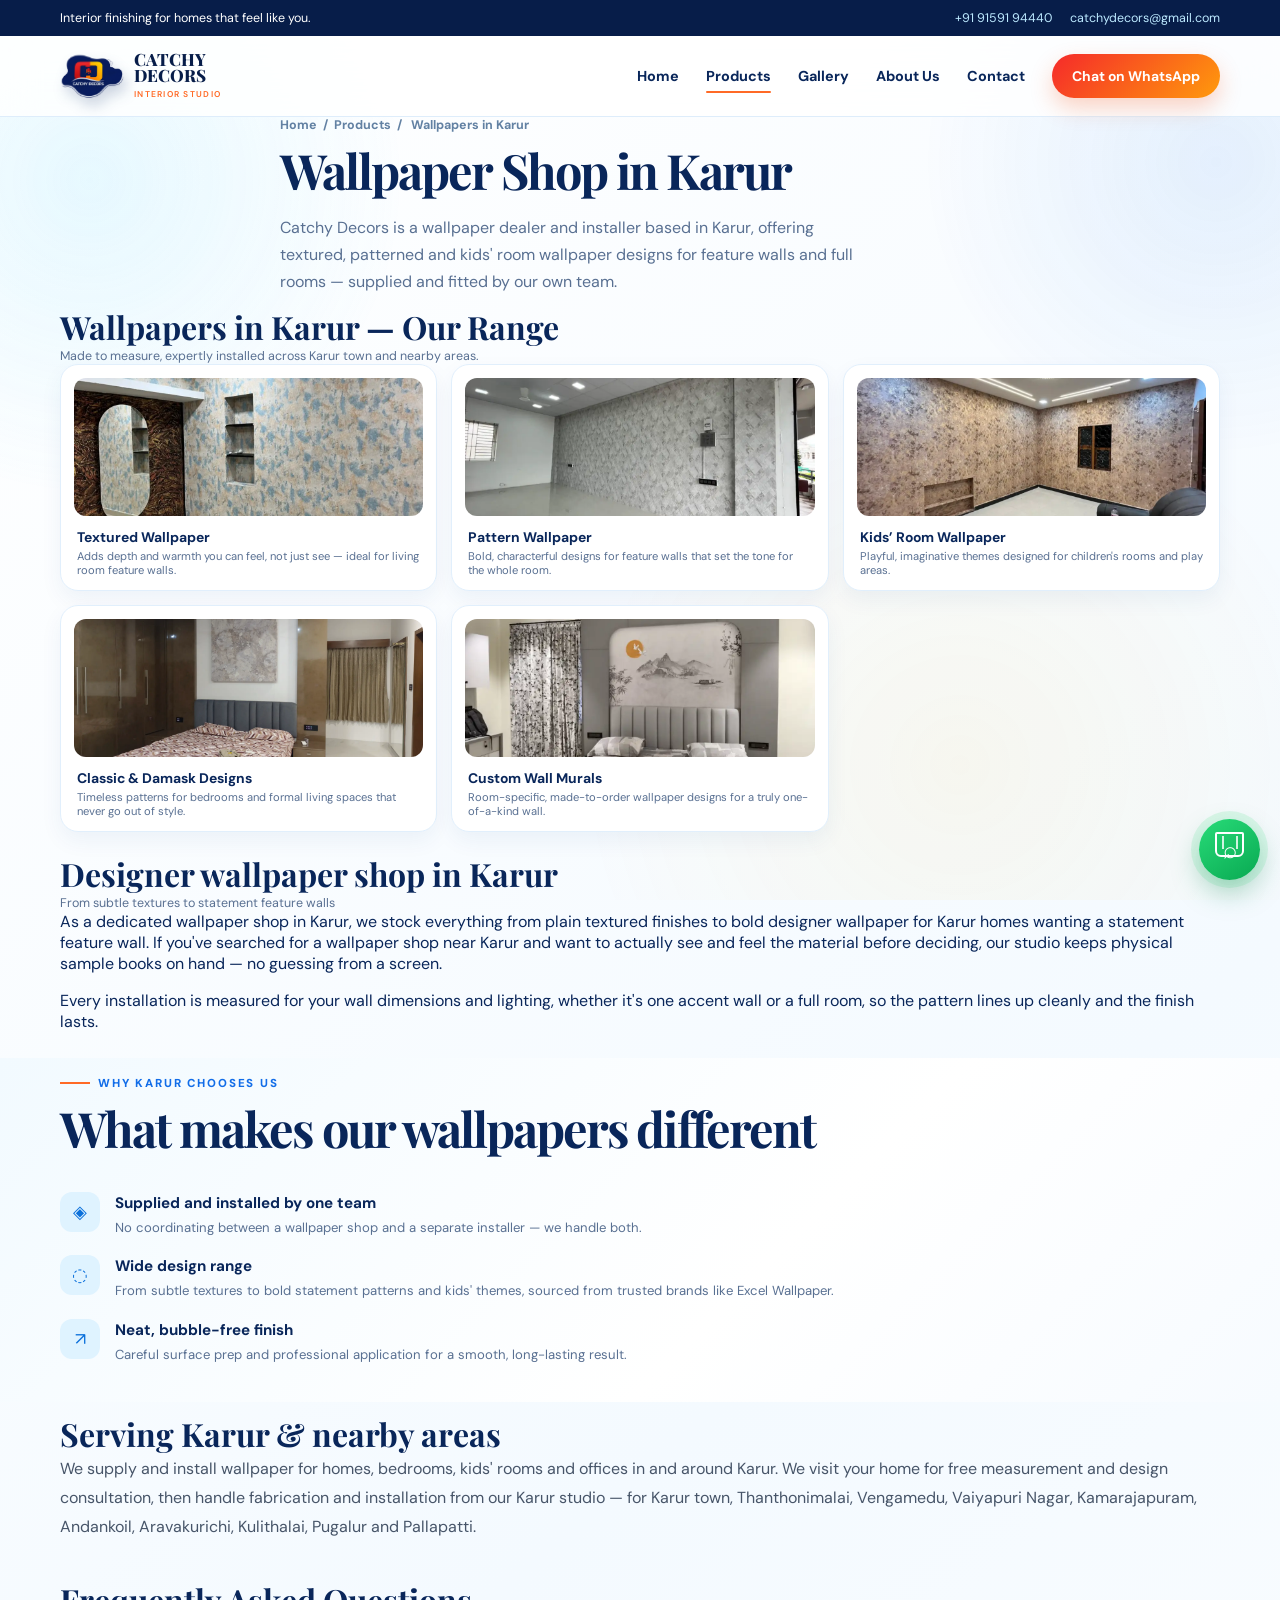
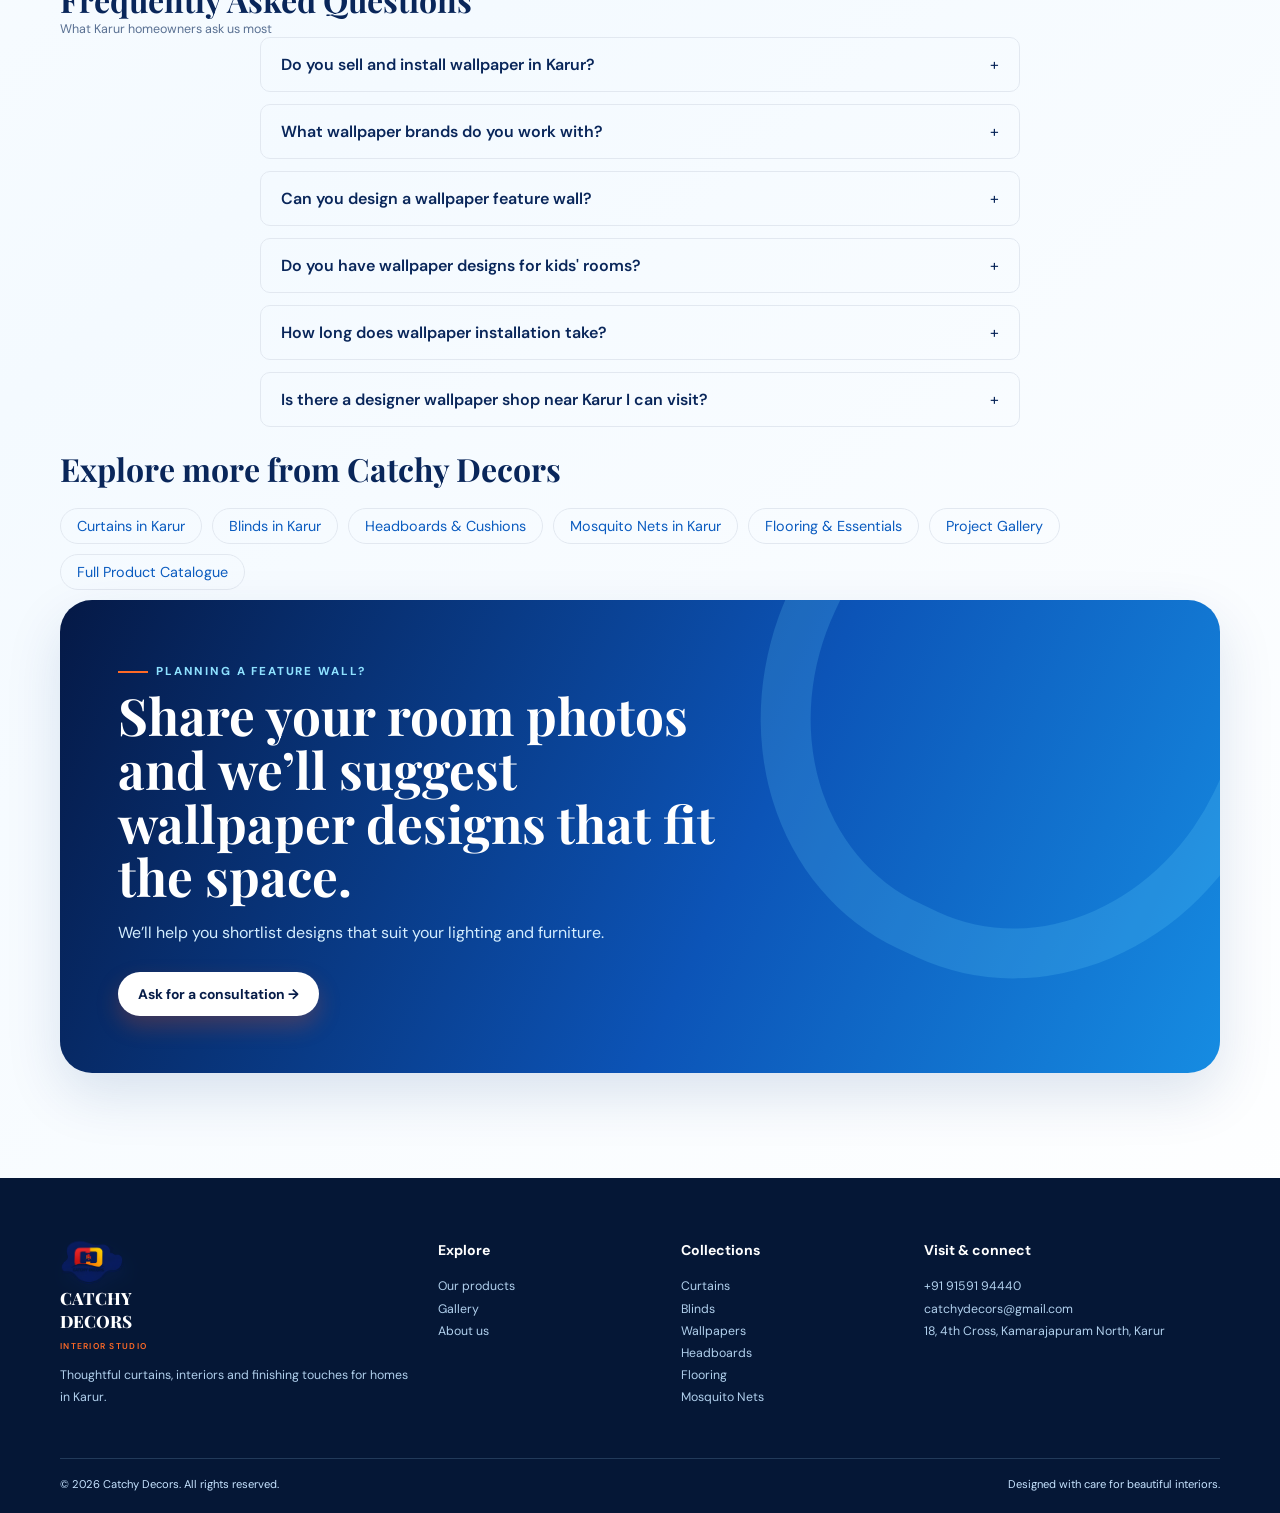
<file: wallpapers-karur.html>
<!doctype html>
<html lang="en-IN">

<head>
    <meta charset="utf-8">
    <meta name="viewport" content="width=device-width,initial-scale=1">
    <title>Wallpaper Shop in Karur | Wallpaper Dealers – Catchy Decors</title>
    <meta name="description" content="Textured, pattern and kids' room wallpaper in Karur, installed by Catchy Decors — your local wallpaper shop and dealer for feature walls and full-room designs.">
    <meta name="keywords" content="wallpaper shop in Karur, wallpaper dealers in Karur, wallpaper in Karur, textured wallpaper Karur, pattern wallpaper Karur, kids room wallpaper Karur">
    <meta name="robots" content="index, follow">
    <meta name="theme-color" content="#0b5cc0">
    <link rel="icon" href="assets/catchy-decors-logo.png">
    <link rel="canonical" href="https://www.catchydecors.in/wallpapers-karur.html">
    <meta property="og:type" content="website">
    <meta property="og:title" content="Wallpaper Shop in Karur | Wallpaper Dealers – Catchy Decors">
    <meta property="og:description" content="Textured, pattern and kids' room wallpaper in Karur, installed by Catchy Decors — your local wallpaper shop and dealer for feature walls and full-room designs.">
    <meta property="og:url" content="https://www.catchydecors.in/wallpapers-karur.html">
    <meta property="og:image" content="https://www.catchydecors.in/assets/wallpaper/best_wallpaper_in_karur.webp">
    <meta property="og:image:alt" content="Wallpapers in Karur by Catchy Decors in Karur">
    <meta property="og:site_name" content="Catchy Decors">
    <meta property="og:locale" content="en_IN">
    <meta name="twitter:card" content="summary_large_image">
    <meta name="twitter:title" content="Wallpaper Shop in Karur | Wallpaper Dealers – Catchy Decors">
    <meta name="twitter:description" content="Textured, pattern and kids' room wallpaper in Karur, installed by Catchy Decors — your local wallpaper shop and dealer for feature walls and full-room designs.">
    <meta name="twitter:image" content="https://www.catchydecors.in/assets/wallpaper/best_wallpaper_in_karur.webp">
    <link rel="stylesheet" href="styles.css">
    <!-- Google tag (gtag.js) -->
<script async src="https://www.googletagmanager.com/gtag/js?id=G-0QS5WVWXM6"></script>
<script>
  window.dataLayer = window.dataLayer || [];
  function gtag(){dataLayer.push(arguments);}
  gtag('js', new Date());

  gtag('config', 'G-0QS5WVWXM6');
</script>
    <script type="application/ld+json">
    {
  "@context": "https://schema.org",
  "@type": "FAQPage",
  "mainEntity": [
    {
      "@type": "Question",
      "name": "Do you sell and install wallpaper in Karur?",
      "acceptedAnswer": {
        "@type": "Answer",
        "text": "Yes, Catchy Decors is a wallpaper dealer and installer in Karur \u2014 we supply the material and fit it ourselves."
      }
    },
    {
      "@type": "Question",
      "name": "What wallpaper brands do you work with?",
      "acceptedAnswer": {
        "@type": "Answer",
        "text": "We partner with trusted names including Excel Wallpaper and Asian Paints, among others."
      }
    },
    {
      "@type": "Question",
      "name": "Can you design a wallpaper feature wall?",
      "acceptedAnswer": {
        "@type": "Answer",
        "text": "Yes, we help you choose one accent wall or a full-room design based on your existing furniture and lighting."
      }
    },
    {
      "@type": "Question",
      "name": "Do you have wallpaper designs for kids' rooms?",
      "acceptedAnswer": {
        "@type": "Answer",
        "text": "Yes, we offer playful, imaginative wallpaper themes designed specifically for children's rooms."
      }
    },
    {
      "@type": "Question",
      "name": "How long does wallpaper installation take?",
      "acceptedAnswer": {
        "@type": "Answer",
        "text": "Most rooms are completed within a day, depending on wall size and design complexity."
      }
    }
  ]
}
    </script>
    <script type="application/ld+json">
    {
  "@context": "https://schema.org",
  "@type": "BreadcrumbList",
  "itemListElement": [
    {
      "@type": "ListItem",
      "position": 1,
      "name": "Home",
      "item": "https://www.catchydecors.in/"
    },
    {
      "@type": "ListItem",
      "position": 2,
      "name": "Products",
      "item": "https://www.catchydecors.in/products.html"
    },
    {
      "@type": "ListItem",
      "position": 3,
      "name": "Wallpapers in Karur",
      "item": "https://www.catchydecors.in/wallpapers-karur.html"
    }
  ]
}
    </script>
    <style>
        .faq-list { max-width: 760px; margin: 0 auto; display: flex; flex-direction: column; gap: 12px; }
        .faq-item { border: 1px solid #e2e8f0; border-radius: 10px; padding: 16px 20px; }
        .faq-item summary { cursor: pointer; font-weight: 600; list-style: none; }
        .faq-item summary::-webkit-details-marker { display: none; }
        .faq-item summary::after { content: "+"; float: right; font-weight: 400; }
        .faq-item[open] summary::after { content: "–"; }
        .faq-item p { margin: 12px 0 0; color: #475569; }
        .related-links { display:flex; flex-wrap:wrap; gap:10px; margin-top:18px; }
        .related-links a { border:1px solid #e2e8f0; border-radius:999px; padding:8px 16px; font-size:.9rem; color:#0b5cc0; text-decoration:none; }
        .related-links a:hover { background:#f0f7ff; }
        .areas-served { color:#475569; line-height:1.8; }
    </style>
    <script type="application/ld+json">{"@context": "https://schema.org", "@type": "BreadcrumbList", "itemListElement": [{"@type": "ListItem", "position": 1, "name": "Home", "item": "https://www.catchydecors.in/"}, {"@type": "ListItem", "position": 2, "name": "Products", "item": "https://www.catchydecors.in/products.html"}, {"@type": "ListItem", "position": 3, "name": "Wallpaper Installation", "item": "https://www.catchydecors.in/wallpapers-karur.html"}]}</script>
    <script type="application/ld+json">{"@context": "https://schema.org", "@type": "Service", "serviceType": "Wallpaper Installation", "name": "Wallpaper Installation in Karur | Catchy Decors", "description": "Wide range of wallpapers with expert consultation and installation for homes in Karur.", "provider": {"@type": "HomeGoodsStore", "name": "Catchy Decors", "telephone": "+91-91591-94440", "url": "https://www.catchydecors.in/", "address": {"@type": "PostalAddress", "streetAddress": "18, 4th Cross, Kamarajapuram North", "addressLocality": "Karur", "postalCode": "639002", "addressRegion": "Tamil Nadu", "addressCountry": "IN"}}, "areaServed": {"@type": "City", "name": "Karur"}, "url": "https://www.catchydecors.in/wallpapers-karur.html"}</script>
    <script type="application/ld+json">{"@context": "https://schema.org", "@type": "FAQPage", "mainEntity": [{"@type": "Question", "name": "Do you sell and install wallpaper in Karur?", "acceptedAnswer": {"@type": "Answer", "text": "Yes, Catchy Decors is a wallpaper dealer and installer in Karur — we supply the material and fit it ourselves."}}, {"@type": "Question", "name": "What wallpaper brands do you work with?", "acceptedAnswer": {"@type": "Answer", "text": "We partner with trusted names including Excel Wallpaper and Asian Paints, among others."}}, {"@type": "Question", "name": "Can you design a wallpaper feature wall?", "acceptedAnswer": {"@type": "Answer", "text": "Yes, we help you choose one accent wall or a full-room design based on your existing furniture and lighting."}}, {"@type": "Question", "name": "Do you have wallpaper designs for kids' rooms?", "acceptedAnswer": {"@type": "Answer", "text": "Yes, we offer playful, imaginative wallpaper themes designed specifically for children's rooms."}}, {"@type": "Question", "name": "How long does wallpaper installation take?", "acceptedAnswer": {"@type": "Answer", "text": "Most rooms are completed within a day, depending on wall size and design complexity."}}, {"@type": "Question", "name": "Is there a designer wallpaper shop near Karur I can visit?", "acceptedAnswer": {"@type": "Answer", "text": "Yes — our studio in Kamarajapuram North, Karur, keeps designer wallpaper sample books on hand, or we can bring samples to your home for a free consultation."}}]}</script>
</head>
<body>
    <a class="skip" href="#main">Skip to content</a>
    <div class="topline">
        <div class="container"><span>Interior finishing for homes that feel like you.</span>
            <div class="mini-links"><a href="tel:+919159194440">+91 91591 94440</a><a
                    href="mailto:catchydecors@gmail.com">catchydecors@gmail.com</a></div>
        </div>
    </div>
    <header class="site-header">
        <nav class="nav container"><a class="brand" href="index.html" aria-label="Catchy Decors home"><span
                    class="logo-wrap"><img class="brand-logo" src="assets/catchy-decors-logo.png"
                        alt="Catchy Decors logo" width="400" height="278" loading="eager"></span><span class="brand-name">CATCHY<br>DECORS<small>INTERIOR
                        STUDIO</small></span></a><button class="menu-toggle" aria-label="Open navigation"
                aria-expanded="false">☰</button>
            <div class="navlinks"><a href="index.html">Home</a><a class="active" href="products.html">Products</a><a
                    href="gallery.html">Gallery</a><a href="about.html">About Us</a><a href="contact.html">Contact</a><a
                    class="nav-cta"
                    href="https://wa.me/919159194440?text=Hello%20Catchy%20Decors%2C%20I%20would%20like%20an%20interior%20consultation."
                    target="_blank" rel="noopener">Chat on WhatsApp</a></div>
        </nav>
    </header>
    <main id="main">
        <section class="page-hero">
            <div class="container page-intro">
                <div class="breadcrumb"><a href="index.html">Home</a><span>/</span><a href="products.html">Products</a><span>/</span> Wallpapers in Karur</div>
                <h1>Wallpaper Shop in Karur</h1>
                <p>Catchy Decors is a wallpaper dealer and installer based in Karur, offering textured, patterned and kids' room wallpaper designs for feature walls and full rooms — supplied and fitted by our own team.</p>
            </div>
        </section>
        <section class="section container">
            <div class="category-title">
                <h2>Wallpapers in Karur — Our Range</h2>
                <p>Made to measure, expertly installed across Karur town and nearby areas.</p>
            </div>
            <div class="subproduct-grid">
                <article class="subproduct"><img src="assets/wallpaper/customize_wallpaper.webp" alt="Textured wallpaper in Karur" width="1080" height="1440" loading="lazy">
                    <h3>Textured Wallpaper</h3>
                    <p>Adds depth and warmth you can feel, not just see — ideal for living room feature walls.</p>
                </article>
                <article class="subproduct"><img src="assets/wallpaper/feel_good_wallpaper_in_karur.webp" alt="Pattern wallpaper in Karur" width="1080" height="1440" loading="lazy">
                    <h3>Pattern Wallpaper</h3>
                    <p>Bold, characterful designs for feature walls that set the tone for the whole room.</p>
                </article>
                <article class="subproduct"><img src="assets/wallpaper/plain_wallpaper_in_karur.webp" alt="Kids room wallpaper in Karur" width="1080" height="1440" loading="lazy">
                    <h3>Kids’ Room Wallpaper</h3>
                    <p>Playful, imaginative themes designed for children's rooms and play areas.</p>
                </article>
                <article class="subproduct"><img src="assets/wallpaper/classic_wallpaper_in_karur.webp" alt="Classic wallpaper design in Karur" width="2304" height="1728" loading="lazy">
                    <h3>Classic & Damask Designs</h3>
                    <p>Timeless patterns for bedrooms and formal living spaces that never go out of style.</p>
                </article>
                <article class="subproduct"><img src="assets/wallpaper/customize_wallapaper_in_karur.webp" alt="Customized wallpaper in Karur" width="1080" height="1440" loading="lazy">
                    <h3>Custom Wall Murals</h3>
                    <p>Room-specific, made-to-order wallpaper designs for a truly one-of-a-kind wall.</p>
                </article>
            </div>
        </section>
        <section class="section container">
            <div class="category-title">
                <h2>Designer wallpaper shop in Karur</h2>
                <p>From subtle textures to statement feature walls</p>
            </div>
            <p>As a dedicated wallpaper shop in Karur, we stock everything from plain textured finishes to bold designer wallpaper for Karur homes wanting a statement feature wall. If you've searched for a wallpaper shop near Karur and want to actually see and feel the material before deciding, our studio keeps physical sample books on hand — no guessing from a screen.</p>
            <p>Every installation is measured for your wall dimensions and lighting, whether it's one accent wall or a full room, so the pattern lines up cleanly and the finish lasts.</p>
        </section>
        <section class="section tint">
            <div class="container">
                <div class="section-heading">
                    <div><span class="eyebrow">Why Karur chooses us</span>
                        <h2>What makes our wallpapers different</h2>
                    </div>
                </div>
                <div class="benefits">
                        <div class="benefit"><span class="benefit-icon">◈</span>
                            <div>
                                <h3>Supplied and installed by one team</h3>
                                <p>No coordinating between a wallpaper shop and a separate installer — we handle both.</p>
                            </div>
                        </div>
                        <div class="benefit"><span class="benefit-icon">◌</span>
                            <div>
                                <h3>Wide design range</h3>
                                <p>From subtle textures to bold statement patterns and kids' themes, sourced from trusted brands like Excel Wallpaper.</p>
                            </div>
                        </div>
                        <div class="benefit"><span class="benefit-icon">↗</span>
                            <div>
                                <h3>Neat, bubble-free finish</h3>
                                <p>Careful surface prep and professional application for a smooth, long-lasting result.</p>
                            </div>
                        </div>
                </div>
            </div>
        </section>
        <section class="section container">
            <div class="category-title">
                <h2>Serving Karur & nearby areas</h2>
            </div>
            <p class="areas-served">We supply and install wallpaper for homes, bedrooms, kids' rooms and offices in and around Karur. We visit your home for free measurement and design consultation, then handle fabrication and installation from our Karur studio — for Karur town, Thanthonimalai, Vengamedu, Vaiyapuri Nagar, Kamarajapuram, Andankoil, Aravakurichi, Kulithalai, Pugalur and Pallapatti.</p>
        </section>
        <section class="section container" id="faq">
            <div class="category-title">
                <h2>Frequently Asked Questions</h2>
                <p>What Karur homeowners ask us most</p>
            </div>
            <div class="faq-list">
                <details class="faq-item">
                    <summary>Do you sell and install wallpaper in Karur?</summary>
                    <p>Yes, Catchy Decors is a wallpaper dealer and installer in Karur — we supply the material and fit it ourselves.</p>
                </details>
                <details class="faq-item">
                    <summary>What wallpaper brands do you work with?</summary>
                    <p>We partner with trusted names including Excel Wallpaper and Asian Paints, among others.</p>
                </details>
                <details class="faq-item">
                    <summary>Can you design a wallpaper feature wall?</summary>
                    <p>Yes, we help you choose one accent wall or a full-room design based on your existing furniture and lighting.</p>
                </details>
                <details class="faq-item">
                    <summary>Do you have wallpaper designs for kids' rooms?</summary>
                    <p>Yes, we offer playful, imaginative wallpaper themes designed specifically for children's rooms.</p>
                </details>
                <details class="faq-item">
                    <summary>How long does wallpaper installation take?</summary>
                    <p>Most rooms are completed within a day, depending on wall size and design complexity.</p>
                </details>
                <details class="faq-item">
                    <summary>Is there a designer wallpaper shop near Karur I can visit?</summary>
                    <p>Yes — our studio in Kamarajapuram North, Karur, keeps designer wallpaper sample books on hand, or we can bring samples to your home for a free consultation.</p>
                </details>
            </div>
        </section>
        <section class="section container">
            <div class="category-title">
                <h2>Explore more from Catchy Decors</h2>
            </div>
            <div class="related-links"><a href="curtains-karur.html">Curtains in Karur</a><a href="blinds-karur.html">Blinds in Karur</a><a href="headboards-karur.html">Headboards & Cushions</a><a href="mosquito-nets-karur.html">Mosquito Nets in Karur</a><a href="flooring-karur.html">Flooring & Essentials</a><a href="gallery.html">Project Gallery</a><a href="products.html">Full Product Catalogue</a></div>
        </section>
        <section class="container">
            <div class="cta-band"><span class="eyebrow" style="color:#8ee1ff">Planning a feature wall?</span>
                <h2>Share your room photos and we’ll suggest wallpaper designs that fit the space.</h2>
                <p>We’ll help you shortlist designs that suit your lighting and furniture.</p><a class="button" href="contact.html">Ask for a consultation →</a>
            </div>
        </section>
    </main>
    <footer class="footer">
        <div class="container footer-grid">
            <div><a class="brand" href="index.html"><span class="logo-wrap"><img class="brand-logo"
                            src="assets/catchy-decors-logo.png" alt="Catchy Decors" width="400" height="278" loading="eager"></span><span
                        class="brand-name">CATCHY<br>DECORS<small>INTERIOR STUDIO</small></span></a>
                <p>Thoughtful curtains, interiors and finishing touches for homes in Karur.</p>
            </div>
            <div>
                <h3>Explore</h3><a href="products.html">Our products</a><a href="gallery.html">Gallery</a><a
                    href="about.html">About us</a>
            </div>
            <div>
                <h3>Collections</h3><a href="curtains-karur.html">Curtains</a><a href="blinds-karur.html">Blinds</a><a href="wallpapers-karur.html">Wallpapers</a><a href="headboards-karur.html">Headboards</a><a href="flooring-karur.html">Flooring</a><a href="mosquito-nets-karur.html">Mosquito Nets</a>
            </div>
            <div>
                <h3>Visit & connect</h3><a href="tel:+919159194440">+91 91591 94440</a><a
                    href="mailto:catchydecors@gmail.com">catchydecors@gmail.com</a><a
                    href="https://maps.app.goo.gl/fPRfcHDb8hCTFFmR6" target="_blank" rel="noopener">18, 4th Cross,
                    Kamarajapuram North, Karur</a>
            </div>
        </div>
        <div class="container footer-bottom"><span>© 2026 Catchy Decors. All rights reserved.</span><span>Designed with
                care for beautiful interiors.</span></div>
    </footer><a class="whatsapp"
        href="https://wa.me/919159194440?text=Hello%20Catchy%20Decors%2C%20I%20would%20like%20to%20know%20more."
        target="_blank" rel="noopener" aria-label="Chat with Catchy Decors on WhatsApp">⌕</a>
    <script src="script.js"></script>
</body>

</html>
</file>
<file: styles.css>
@import url('https://fonts.googleapis.com/css2?family=DM+Sans:wght@400;500;600;700&family=Playfair+Display:wght@600;700;800&display=swap');

:root {
    --ink: #09265a;
    --navy: #071d49;
    --blue: #126de8;
    --sky: #eaf6ff;
    --cyan: #64d7ff;
    --gold: #ffb309;
    --orange: #ff6a26;
    --red: #f52828;
    --white: #fff;
    --muted: #597092;
    --line: #dcecff;
    --shadow: 0 22px 55px rgba(10, 54, 125, .13)
}

* {
    box-sizing: border-box
}

html {
    scroll-behavior: smooth
}

body {
    margin: 0;
    background: linear-gradient(140deg, #fff 0%, #f4faff 48%, #fff 100%);
    color: var(--ink);
    font-family: 'DM Sans', Arial, sans-serif;
    overflow-x: hidden
}

body:before {
    content: '';
    position: fixed;
    inset: 0;
    z-index: -3;
    opacity: .8;
    background: radial-gradient(circle at 7% 20%, rgba(100, 215, 255, .19), transparent 20rem), radial-gradient(circle at 95% 18%, rgba(18, 109, 232, .11), transparent 19rem), radial-gradient(circle at 75% 85%, rgba(255, 179, 9, .08), transparent 25rem)
}

a {
    color: inherit;
    text-decoration: none
}

img {
    display: block;
    max-width: 100%
}

.container {
    width: min(1160px, calc(100% - 40px));
    margin: auto
}

.skip {
    position: absolute;
    left: -999px
}

.skip:focus {
    left: 1rem;
    top: 1rem;
    z-index: 100;
    background: white;
    padding: 10px
}

.topline {
    background: var(--navy);
    color: white;
    font-size: .78rem
}

.topline .container {
    height: 36px;
    display: flex;
    align-items: center;
    justify-content: space-between
}

.topline a {
    color: #bce9ff
}

.topline .mini-links {
    display: flex;
    gap: 18px
}

.site-header {
    position: sticky;
    top: 0;
    z-index: 50;
    background: rgba(255, 255, 255, .82);
    backdrop-filter: blur(18px);
    border-bottom: 1px solid rgba(211, 231, 250, .75)
}

.nav {
    height: 80px;
    display: flex;
    align-items: center;
    justify-content: space-between;
    gap: 24px
}

.brand {
    display: flex;
    align-items: center;
    gap: 10px;
    min-width: 145px
}

.logo-wrap {
    width: 64px;
    height: 56px;
    display: grid;
    place-items: center;
    perspective: 300px
}

.brand-logo {
    width: 76px;
    height: auto;
    filter: drop-shadow(4px 8px 7px rgba(5, 36, 98, .22));
    transform: rotateY(-10deg) rotateX(7deg);
    animation: logo-float 5s ease-in-out infinite
}

.brand-name {
    font-family: 'Playfair Display', serif;
    color: var(--navy);
    font-weight: 800;
    line-height: .9;
    font-size: 1.06rem
}

.brand-name small {
    display: block;
    font: 600 .53rem 'DM Sans', sans-serif;
    letter-spacing: .15em;
    color: var(--orange);
    margin-top: 6px
}

.navlinks {
    display: flex;
    align-items: center;
    gap: 27px;
    font-size: .9rem;
    font-weight: 700
}

.navlinks a {
    position: relative
}

.navlinks a:not(.nav-cta):after {
    content: '';
    height: 2px;
    border-radius: 4px;
    width: 0;
    position: absolute;
    bottom: -8px;
    left: 0;
    background: var(--orange);
    transition: .25s
}

.navlinks a:hover:after,
.navlinks a.active:after {
    width: 100%
}

.nav-cta,
.button {
    display: inline-flex;
    align-items: center;
    justify-content: center;
    gap: 8px;
    border: 0;
    cursor: pointer;
    border-radius: 100px;
    padding: 13px 20px;
    background: linear-gradient(135deg, #f52a2a, #ff9a0c);
    color: white;
    font: 700 .87rem 'DM Sans', sans-serif;
    box-shadow: 0 10px 22px rgba(242, 83, 24, .25);
    transition: transform .22s, box-shadow .22s
}

.nav-cta:hover,
.button:hover {
    transform: translateY(-3px);
    box-shadow: 0 15px 28px rgba(242, 83, 24, .3)
}

.menu-toggle {
    display: none;
    border: 0;
    background: transparent;
    font-size: 1.45rem;
    color: var(--ink)
}

.hero {
    position: relative;
    min-height: 635px;
    padding: 80px 0 65px;
    display: grid;
    align-items: center;
    overflow: hidden
}

.hero:before {
    content: '';
    position: absolute;
    width: 600px;
    height: 760px;
    right: -120px;
    top: -120px;
    background: linear-gradient(135deg, rgba(18, 109, 232, .13), rgba(100, 215, 255, .03));
    border-radius: 48% 52% 40% 60%;
    transform: rotate(-19deg)
}

.hero-grid {
    display: grid;
    grid-template-columns: 1.02fr .98fr;
    align-items: center;
    gap: 45px
}

.eyebrow {
    display: inline-flex;
    align-items: center;
    gap: 8px;
    color: #126de8;
    text-transform: uppercase;
    letter-spacing: .16em;
    font-size: .72rem;
    font-weight: 800
}

.eyebrow:before {
    content: '';
    width: 30px;
    height: 2px;
    background: var(--orange)
}

h1,
h2,
h3,
p {
    margin-top: 0
}

h1 {
    font-family: 'Playfair Display', serif;
    font-size: clamp(2.9rem, 5.5vw, 5.2rem);
    line-height: .99;
    letter-spacing: -.055em;
    margin: 15px 0 23px;
    max-width: 680px
}

h1 em {
    font-style: normal;
    background: linear-gradient(120deg, #0c73e8, #31b9ee);
    background-clip: text;
    -webkit-background-clip: text;
    color: transparent
}

.hero p {
    font-size: 1.05rem;
    line-height: 1.7;
    color: var(--muted);
    max-width: 550px
}

.hero-actions {
    display: flex;
    gap: 12px;
    flex-wrap: wrap;
    margin-top: 30px
}

.button.secondary {
    background: white;
    color: var(--ink);
    box-shadow: inset 0 0 0 1px #b7d8ff, 0 8px 18px rgba(10, 54, 125, .08)
}

.button.secondary:hover {
    box-shadow: inset 0 0 0 1px #85beff, 0 14px 24px rgba(10, 54, 125, .11)
}

.trust-row {
    display: flex;
    gap: 24px;
    flex-wrap: wrap;
    margin-top: 42px
}

.trust-item {
    font-size: .77rem;
    font-weight: 700;
    color: #476585;
    display: flex;
    align-items: center;
    gap: 7px
}

.trust-item b {
    color: #ef6c16;
    font-size: 1.1rem
}

.hero-scene {
    position: relative;
    height: 475px;
    perspective: 1000px
}

.hero-photo {
    position: absolute;
    inset: 30px 7px 0 50px;
    overflow: hidden;
    border-radius: 42px 42px 110px 42px;
    box-shadow: -18px 23px 0 #d9f0ff, 0 32px 60px rgba(8, 54, 119, .23);
    transform: rotateY(-5deg) rotateX(2deg)
}

.hero-photo img,
.hero-photo video {
    width: 100%;
    height: 100%;
    object-fit: cover
}

.hero-photo:after {
    content: '';
    position: absolute;
    inset: 0;
    background: linear-gradient(135deg, rgba(6, 29, 73, .15), transparent 55%)
}

.floating-card {
    position: absolute;
    background: rgba(255, 255, 255, .91);
    backdrop-filter: blur(10px);
    border: 1px solid white;
    box-shadow: var(--shadow);
    border-radius: 17px;
    padding: 14px;
    display: flex;
    align-items: center;
    gap: 10px;
    animation: levitate 5s ease-in-out infinite
}

.floating-card b {
    font-size: .83rem;
    display: block
}

.floating-card small {
    color: var(--muted);
    font-size: .67rem
}

.card-orb {
    width: 35px;
    height: 35px;
    border-radius: 50%;
    background: linear-gradient(135deg, var(--gold), var(--red));
    box-shadow: inset -5px -5px 7px rgba(133, 40, 0, .15)
}

.card-1 {
    left: 0;
    bottom: 62px
}

.card-2 {
    right: -12px;
    top: 0;
    animation-delay: -2.2s
}

.dot-grid {
    position: absolute;
    width: 106px;
    height: 106px;
    bottom: 0;
    right: 15px;
    opacity: .7;
    background-image: radial-gradient(var(--blue) 1.5px, transparent 1.5px);
    background-size: 13px 13px
}

.curtain-shape {
    position: absolute;
    z-index: -1;
    opacity: .13;
    width: 180px;
    height: 400px;
    left: -75px;
    top: 170px;
    background: linear-gradient(90deg, #0d64d8, #77dcff 22%, #126de8 47%, #c8f0ff 73%, #0f64d7);
    border-radius: 0 0 48% 52%;
    filter: blur(.3px);
    transform: skewY(-9deg)
}

.stats {
    position: relative;
    margin: -20px auto 0;
    width: min(1060px, calc(100% - 40px));
    background: rgba(255, 255, 255, .9);
    box-shadow: var(--shadow);
    border: 1px solid white;
    border-radius: 20px;
    display: grid;
    grid-template-columns: repeat(4, 1fr);
    z-index: 2
}

.stat {
    padding: 22px 28px;
    border-right: 1px solid var(--line)
}

.stat:last-child {
    border: 0
}

.stat strong {
    font-family: 'Playfair Display', serif;
    font-size: 1.65rem;
    display: block;
    color: var(--navy)
}

.stat span {
    font-size: .75rem;
    color: var(--muted);
    font-weight: 600
}

.section {
    padding: 10px 0;
    position: relative
}

.section.tint {
    background: linear-gradient(135deg, #f2faff, #fff 60%, #f7fbff)
}

.section-heading {
    display: flex;
    justify-content: space-between;
    align-items: end;
    gap: 30px;
    margin-bottom: 38px
}

.section-heading h2,
.page-intro h1 {
    font-family: 'Playfair Display', serif;
    font-size: clamp(2rem, 3.8vw, 3.3rem);
    line-height: 1.08;
    letter-spacing: -.04em;
    margin: 11px 0 0
}

.section-heading p {
    max-width: 460px;
    color: var(--muted);
    line-height: 1.65;
    margin: 0
}

.category-grid {
    display: grid;
    grid-template-columns: repeat(5, 1fr);
    gap: 16px
}

.category-card {
    position: relative;
    min-height: 245px;
    overflow: hidden;
    border-radius: 22px;
    background: #d7efff;
    box-shadow: 0 12px 25px rgba(28, 90, 151, .1);
    isolation: isolate;
    transition: transform .3s, box-shadow .3s
}

.category-card:hover {
    transform: translateY(-9px);
    box-shadow: 0 22px 34px rgba(28, 90, 151, .18)
}

.category-card img {
    position: absolute;
    inset: 0;
    width: 100%;
    height: 100%;
    object-fit: cover;
    transition: transform .45s
}

.category-card:hover img {
    transform: scale(1.1)
}

.category-card:after {
    content: '';
    position: absolute;
    inset: 0;
    background: linear-gradient(0deg, rgba(4, 22, 62, .86), transparent 70%);
    z-index: -1
}

.category-card div {
    position: absolute;
    inset: auto 15px 16px;
    color: white;
    z-index: 1
}

.category-card span {
    font-size: .68rem;
    color: #b9e6ff;
    font-weight: 700;
    text-transform: uppercase;
    letter-spacing: .1em
}

.category-card h3 {
    margin: 3px 0 0;
    font-size: 1.02rem
}

.home-products {
    display: grid;
    grid-template-columns: 1.05fr .95fr;
    gap: 44px;
    align-items: center
}

.product-showcase {
    height: 440px;
    border-radius: 38px;
    overflow: hidden;
    position: relative;
    box-shadow: var(--shadow)
}

.product-showcase img {
    width: 100%;
    height: 100%;
    object-fit: cover
}

.product-showcase:after {
    content: 'Custom-measured. Beautifully fitted.';
    position: absolute;
    right: 0;
    bottom: 0;
    padding: 16px 23px;
    border-radius: 18px 0 0 0;
    color: white;
    background: linear-gradient(135deg, #f52a2a, #ff9c10);
    font-size: .8rem;
    font-weight: 700
}

.benefits {
    display: grid;
    gap: 17px;
    margin: 27px 0
}

.benefit {
    display: flex;
    gap: 15px
}

.benefit-icon {
    flex: 0 0 40px;
    height: 40px;
    border-radius: 12px;
    background: #dff3ff;
    display: grid;
    place-items: center;
    color: #0b70db;
    font-size: 1.1rem
}

.benefit h3 {
    font-size: .95rem;
    margin: 1px 0 5px
}

.benefit p {
    font-size: .82rem;
    line-height: 1.55;
    color: var(--muted);
    margin: 0
}

.gallery-peek {
    display: grid;
    grid-template-columns: 1.15fr .85fr;
    gap: 18px;
    height: 390px
}

.gallery-peek a {
    overflow: hidden;
    border-radius: 24px;
    position: relative
}

.gallery-peek a:first-child {
    grid-row: span 2
}

.gallery-peek img {
    height: 100%;
    width: 100%;
    object-fit: cover;
    transition: transform .45s
}

.gallery-peek a:hover img {
    transform: scale(1.06)
}

.gallery-peek a:after {
    content: attr(data-label);
    position: absolute;
    inset: auto 0 0;
    padding: 24px 18px 15px;
    color: white;
    font-size: .86rem;
    font-weight: 700;
    background: linear-gradient(transparent, rgba(7, 29, 73, .78))
}

.cta-band {
    position: relative;
    overflow: hidden;
    background: linear-gradient(115deg, #051946, #0c54b7 58%, #168ce2);
    color: white;
    border-radius: 32px;
    padding: 57px 58px;
    box-shadow: var(--shadow)
}

.cta-band:after {
    content: '';
    position: absolute;
    right: -70px;
    top: -200px;
    width: 420px;
    height: 480px;
    border: 50px solid rgba(109, 221, 255, .18);
    border-radius: 48%;
    transform: rotate(25deg)
}

.cta-band h2 {
    font-family: 'Playfair Display', serif;
    font-size: clamp(2rem, 4vw, 3.2rem);
    line-height: 1.05;
    max-width: 600px;
    margin: 10px 0 16px
}

.cta-band p {
    max-width: 530px;
    color: #d3edff;
    line-height: 1.65
}

.cta-band .button {
    position: relative;
    z-index: 1;
    background: white;
    color: var(--navy);
    margin-top: 10px
}



.breadcrumb {
    font-size: .78rem;
    color: #6281a3;
    font-weight: 700
}

.breadcrumb span {
    margin: 0 6px
}

.page-intro {
    max-width: 720px;
    position: relative;
    z-index: 1
}

.page-intro p {
    max-width: 600px;
    margin: 17px 0 0;
    color: var(--muted);
    line-height: 1.7
}

.products-layout {
    display: grid;
    grid-template-columns: 250px 1fr;
    gap: 35px
}

.product-filter {
    height: max-content;
    padding: 22px;
    border: 1px solid var(--line);
    border-radius: 20px;
    background: white;
    box-shadow: 0 12px 26px rgba(17, 82, 150, .06);
    position: sticky;
    top: 100px
}

.product-filter h3 {
    font-size: 1rem;
    margin-bottom: 14px
}

.product-filter a {
    display: block;
    padding: 10px 2px;
    color: var(--muted);
    font-size: .87rem;
    border-bottom: 1px solid #eff6ff
}

.product-filter a:last-child {
    border: 0
}

.product-filter a:hover {
    color: var(--blue);
    font-weight: 700
}

.product-list {
    display: grid;
    gap: 48px
}

.product-category {
    scroll-margin-top: 120px
}

.product-category>.category-title {
    display: flex;
    align-items: end;
    justify-content: space-between;
    margin-bottom: 15px;
    border-bottom: 1px solid var(--line);
    padding-bottom: 12px
}

.category-title h2 {
    font-family: 'Playfair Display', serif;
    font-size: 2rem;
    margin: 0
}

.category-title p {
    margin: 0;
    font-size: .78rem;
    color: var(--muted)
}

.subproduct-grid {
    display: grid;
    grid-template-columns: repeat(3, 1fr);
    gap: 14px
}

.subproduct {
    min-height: 220px;
    border: 1px solid #e1effc;
    background: white;
    border-radius: 18px;
    padding: 13px;
    box-shadow: 0 9px 22px rgba(14, 72, 130, .06);
    transition: .3s
}

.subproduct:hover {
    transform: translateY(-5px);
    box-shadow: 0 18px 28px rgba(14, 72, 130, .11)
}

.subproduct img {
    height: 138px;
    width: 100%;
    object-fit: cover;
    border-radius: 12px
}

.subproduct h3 {
    font-size: .87rem;
    margin: 12px 3px 3px
}

.subproduct p {
    font-size: .7rem;
    color: var(--muted);
    margin: 0 3px
}

.gallery-slider {
    --card-width: 290px;
    --gap: 22px;
    margin-top: 18px;
    overflow: hidden;
    position: relative;
    border-radius: 30px;
    padding: 28px 0;
    background: radial-gradient(circle at 50% 10%, #f3fbff, #c9eaff 110%);
    box-shadow: 0 18px 45px rgba(14, 72, 130, .10);
    isolation: isolate;
}

.gallery-slider::before,
.gallery-slider::after {
    content: '';
    position: absolute;
    top: 0;
    bottom: 0;
    width: 90px;
    z-index: 2;
    pointer-events: none;
}

.gallery-slider::before {
    left: 0;
    background: linear-gradient(90deg, rgba(237, 249, 255, .98), transparent);
}

.gallery-slider::after {
    right: 0;
    background: linear-gradient(270deg, rgba(191, 230, 255, .98), transparent);
}

.gallery-track {
    display: flex;
    width: max-content;
    gap: var(--gap);
    padding: 0 24px;
    animation: gallery-slide-left 42s linear infinite;
    will-change: transform;
}

.gallery-slider:hover .gallery-track,
.gallery-slider:focus-within .gallery-track {
    animation-play-state: paused;
}

@keyframes gallery-slide-left {
    from { transform: translateX(0); }
    to { transform: translateX(calc(-10 * (var(--card-width) + var(--gap)))); }
}

.gallery-slide {
    flex: 0 0 var(--card-width);
    width: var(--card-width);
    height: 360px;
    margin: 0;
    position: relative;
    overflow: hidden;
    border-radius: 22px;
    background: #fff;
    box-shadow: 0 18px 32px rgba(7, 45, 97, .20);
    transform: translateZ(0);
}

.gallery-slide img {
    display: block;
    width: 100%;
    height: 100%;
    object-fit: cover;
    transition: transform .6s ease;
}

.gallery-slide:hover img {
    transform: scale(1.06);
}

.gallery-slide span {
    position: absolute;
    left: 0;
    right: 0;
    bottom: 0;
    padding: 46px 17px 17px;
    color: white;
    font-size: .86rem;
    font-weight: 750;
    letter-spacing: .01em;
    background: linear-gradient(transparent, rgba(5, 24, 58, .86));
}

.gallery-slider::marker { display: none; }

@media (max-width: 760px) {
    .gallery-slider {
        --card-width: 235px;
        --gap: 14px;
        border-radius: 22px;
        padding: 20px 0;
    }

    .gallery-track {
        padding: 0 16px;
        animation-duration: 34s;
    }

    .gallery-slide {
        height: 300px;
        border-radius: 18px;
    }

    .gallery-slider::before,
    .gallery-slider::after {
        width: 45px;
    }
}

@media (prefers-reduced-motion: reduce) {
    .gallery-track {
        animation: none;
        overflow-x: auto;
    }
}

.about-layout {
    display: grid;
    grid-template-columns: .9fr 1.1fr;
    gap: 60px;
    align-items: center
}

.about-photo {
    position: relative
    
}

.about-photo img {
    height: 480px;
    width: 100%;
    object-fit: cover;
    border-radius: 10px;
    box-shadow: var(--shadow)
}

.about-photo:after {
    content: 'Karur, Tamil Nadu';
    position: absolute;
    bottom: 25px;
    right: -18px;
    background: white;
    border-radius: 13px;
    padding: 13px 17px;
    box-shadow: var(--shadow);
    font-size: .75rem;
    font-weight: 800
}

.about-copy p {
    color: var(--muted);
    line-height: 1.75
}

.values {
    display: grid;
    grid-template-columns: 1fr 1fr;
    gap: 15px;
    margin-top: 25px
}

.value {
    padding: 18px;
    border-radius: 15px;
    background: #f1f9ff
}

.value strong {
    display: block;
    font-size: .87rem;
    margin-bottom: 5px
}

.value span {
    font-size: .73rem;
    color: var(--muted);
    line-height: 1.4
}

.contact-layout {
    display: grid;
    grid-template-columns: .88fr 1.12fr;
    gap: 34px
}

.contact-card,
.contact-form {
    border-radius: 25px;
    background: white;
    border: 1px solid #e0eefb;
    box-shadow: var(--shadow);
    padding: 34px
}

.contact-card {
    background: linear-gradient(145deg, #061d49, #0d5abe);
    color: white
}

.contact-card h2,
.contact-form h2 {
    font-family: 'Playfair Display', serif;
    font-size: 2.15rem;
    line-height: 1.1
}

.contact-card p {
    color: #cce7ff;
    line-height: 1.65;
    font-size: .88rem
}

.contact-details {
    display: grid;
    gap: 18px;
    margin: 29px 0
}

.contact-detail {
    display: flex;
    gap: 12px
}

.contact-detail i {
    font-style: normal;
    display: grid;
    place-items: center;
    flex: 0 0 32px;
    height: 32px;
    border-radius: 9px;
    background: rgba(95, 211, 255, .18)
}

.contact-detail b {
    display: block;
    font-size: .73rem;
    color: #9edcff;
    text-transform: uppercase;
    letter-spacing: .09em
}

.contact-detail span {
    font-size: .83rem;
    display: block;
    margin-top: 3px
}

.contact-card .button {
    background: white;
    color: var(--navy);
    width: 100%
}

.contact-form p {
    color: var(--muted);
    font-size: .85rem;
    line-height: 1.6
}

.form-row {
    display: grid;
    grid-template-columns: 1fr 1fr;
    gap: 14px
}

.field {
    margin: 12px 0
}

.field label {
    display: block;
    font-size: .74rem;
    font-weight: 800;
    margin: 0 0 6px
}

.field input,
.field textarea {
    width: 100%;
    border: 1px solid #cfe3f7;
    border-radius: 11px;
    padding: 12px;
    font: inherit;
    font-size: .86rem;
    outline: none
}

.field input:focus,
.field textarea:focus {
    border-color: var(--blue);
    box-shadow: 0 0 0 3px #dbf0ff
}

.field textarea {
    height: 106px;
    resize: vertical
}

.form-status {
    font-size: .78rem;
    color: #25833f;
    margin: 10px 0 0;
    display: none
}

.social-row {
    display: flex;
    gap: 10px;
    margin-top: 20px
}

.social-row a {
    width: 34px;
    height: 34px;
    border-radius: 50%;
    background: rgba(255, 255, 255, .13);
    display: grid;
    place-items: center;
    font-weight: 800;
    font-size: .75rem
}

.social-row a:hover {
    background: var(--cyan);
    color: var(--navy)
}

.footer {
    background: #051736;
    color: #c6e3ff;
    margin-top: 105px;
    padding: 56px 0 22px
}

.footer-grid {
    display: grid;
    grid-template-columns: 1.3fr .8fr .8fr 1.1fr;
    gap: 28px
}

.footer h3 {
    color: white;
    font-size: .88rem;
    margin: 7px 0 16px
}

.footer p,
.footer a {
    font-size: .77rem;
    line-height: 1.8;
    color: #b1d0ed
}

.footer a {
    display: block
}

.footer .brand-name {
    color: white
}

.footer .brand {
    margin-bottom: 12px
}

.footer-bottom {
    border-top: 1px solid rgba(166, 214, 251, .18);
    margin-top: 38px;
    padding-top: 18px;
    display: flex;
    justify-content: space-between;
    font-size: .7rem
}

.whatsapp {
    position: fixed;
    right: 20px;
    bottom: 20px;
    z-index: 60;
    width: 61px;
    height: 61px;
    border-radius: 50%;
    display: grid;
    place-items: center;
    background: linear-gradient(145deg, #28db78, #09a952);
    box-shadow: 0 12px 28px rgba(5, 135, 76, .34), 0 0 0 8px rgba(40, 219, 120, .13);
    color: white;
    font-size: 1.5rem;
    transition: .25s
}

.whatsapp:hover {
    transform: scale(1.08) rotate(-5deg)
}

.whatsapp:before {
    content: '';
    position: absolute;
    top: 13px;
    width: 25px;
    height: 21px;
    border: 2px solid white;
    border-radius: 2px 2px 6px 6px
}

.whatsapp:after {
    content: '';
    position: absolute;
    top: 17px;
    width: 12px;
    height: 13px;
    border-left: 2px solid white;
    border-right: 2px solid white;
    opacity: .8
}

@keyframes logo-float {
    50% {
        transform: rotateY(9deg) rotateX(-4deg) translateY(-4px)
    }
}

@keyframes levitate {
    50% {
        transform: translateY(-10px)
    }
}

@media(max-width:900px) {
    .navlinks {
        gap: 17px
    }

    .category-grid {
        grid-template-columns: repeat(3, 1fr)
    }

    .products-layout {
        grid-template-columns: 1fr
    }

    .product-filter {
        position: static;
        display: flex;
        align-items: center;
        gap: 13px;
        overflow: auto;
        padding: 13px
    }

    .product-filter h3 {
        margin: 0;
        white-space: nowrap
    }

    .product-filter a {
        padding: 5px 8px;
        border: 0;
        white-space: nowrap
    }

    .subproduct-grid {
        grid-template-columns: repeat(2, 1fr)
    }

    .footer-grid {
        grid-template-columns: 1.2fr 1fr
    }

    .hero {
        min-height: auto
    }

    .hero-grid {
        gap: 15px
    }

    .hero-scene {
        height: 400px
    }

    .about-layout {
        gap: 34px
    }
}

@media(max-width:680px) {
    .container {
        width: min(100% - 28px, 560px)
    }

    .topline {
        display: none
    }

    .nav {
        height: 68px
    }

    .brand-logo {
        width: 66px;
        height: auto
    }

    .navlinks {
        display: none;
        position: absolute;
        top: 68px;
        left: 0;
        right: 0;
        padding: 18px 20px 23px;
        background: rgba(255, 255, 255, .98);
        box-shadow: 0 14px 22px rgba(9, 38, 90, .08);
        flex-direction: column;
        align-items: flex-start;
        gap: 20px
    }

    .navlinks.open {
        display: flex
    }

    .menu-toggle {
        display: block
    }

    .hero {
        padding: 61px 0 42px
    }

    .hero-grid {
        grid-template-columns: 1fr
    }

    .hero-scene {
        order: -1;
        height: 315px
    }

    .hero-photo {
        inset: 17px 12px 0 31px;
        border-radius: 28px 28px 72px 28px
    }

    .floating-card {
        padding: 10px
    }

    .card-1 {
        left: 0;
        bottom: 20px
    }

    .card-2 {
        right: 0
    }

    .hero h1 {
        font-size: 3rem
    }

    .hero p {
        font-size: .94rem
    }

    .trust-row {
        margin-top: 27px;
        gap: 14px
    }

    .stats {
        grid-template-columns: 1fr 1fr;
        margin-top: 0
    }

    .stat {
        padding: 17px;
        border-bottom: 1px solid var(--line)
    }

    .stat:nth-child(2) {
        border-right: 0
    }

    .stat:nth-child(3),
    .stat:nth-child(4) {
        border-bottom: 0
    }

    .section {
        padding: 68px 0
    }

    .section-heading {
        display: block;
        margin-bottom: 28px
    }

    .section-heading p {
        margin-top: 15px
    }

    .category-grid {
        grid-template-columns: 1fr 1fr;
        gap: 12px
    }

    .category-card {
        min-height: 190px
    }

    .category-card:last-child {
        grid-column: span 2
    }

    .home-products,
    .about-layout,
    .contact-layout {
        grid-template-columns: 1fr
    }

    .product-showcase {
        height: 320px
    }

    .gallery-peek {
        height: 380px;
        grid-template-columns: 1fr 1fr
    }

    .cta-band {
        padding: 38px 25px;
        border-radius: 24px
    }

    .page-hero {
        padding: 57px 0
    }

    .products-layout {
        gap: 26px
    }

    .subproduct-grid {
        grid-template-columns: 1fr 1fr;
        gap: 10px
    }

    .subproduct {
        padding: 9px;
        min-height: 190px
    }

    .subproduct img {
        height: 112px
    }

    .category-title p {
        display: none
    }

    .gallery-stage {
        height: 425px
    }

    .gallery-ring {
        transform: scale(.76) rotateY(var(--rot))
    }

    .about-photo img {
        height: 360px
    }

    .contact-card,
    .contact-form {
        padding: 26px 21px
    }

    .form-row {
        grid-template-columns: 1fr
    }

    .footer {
        margin-top: 68px
    }

    .footer-grid {
        grid-template-columns: 1fr 1fr;
        gap: 18px
    }

    .footer-grid>div:first-child {
        grid-column: span 2
    }

    .footer-bottom {
        display: block;
        line-height: 2
    }

    .whatsapp {
        right: 15px;
        bottom: 15px
    }

    .page-intro h1 {
        font-size: 2.7rem
    }
}
</file>
